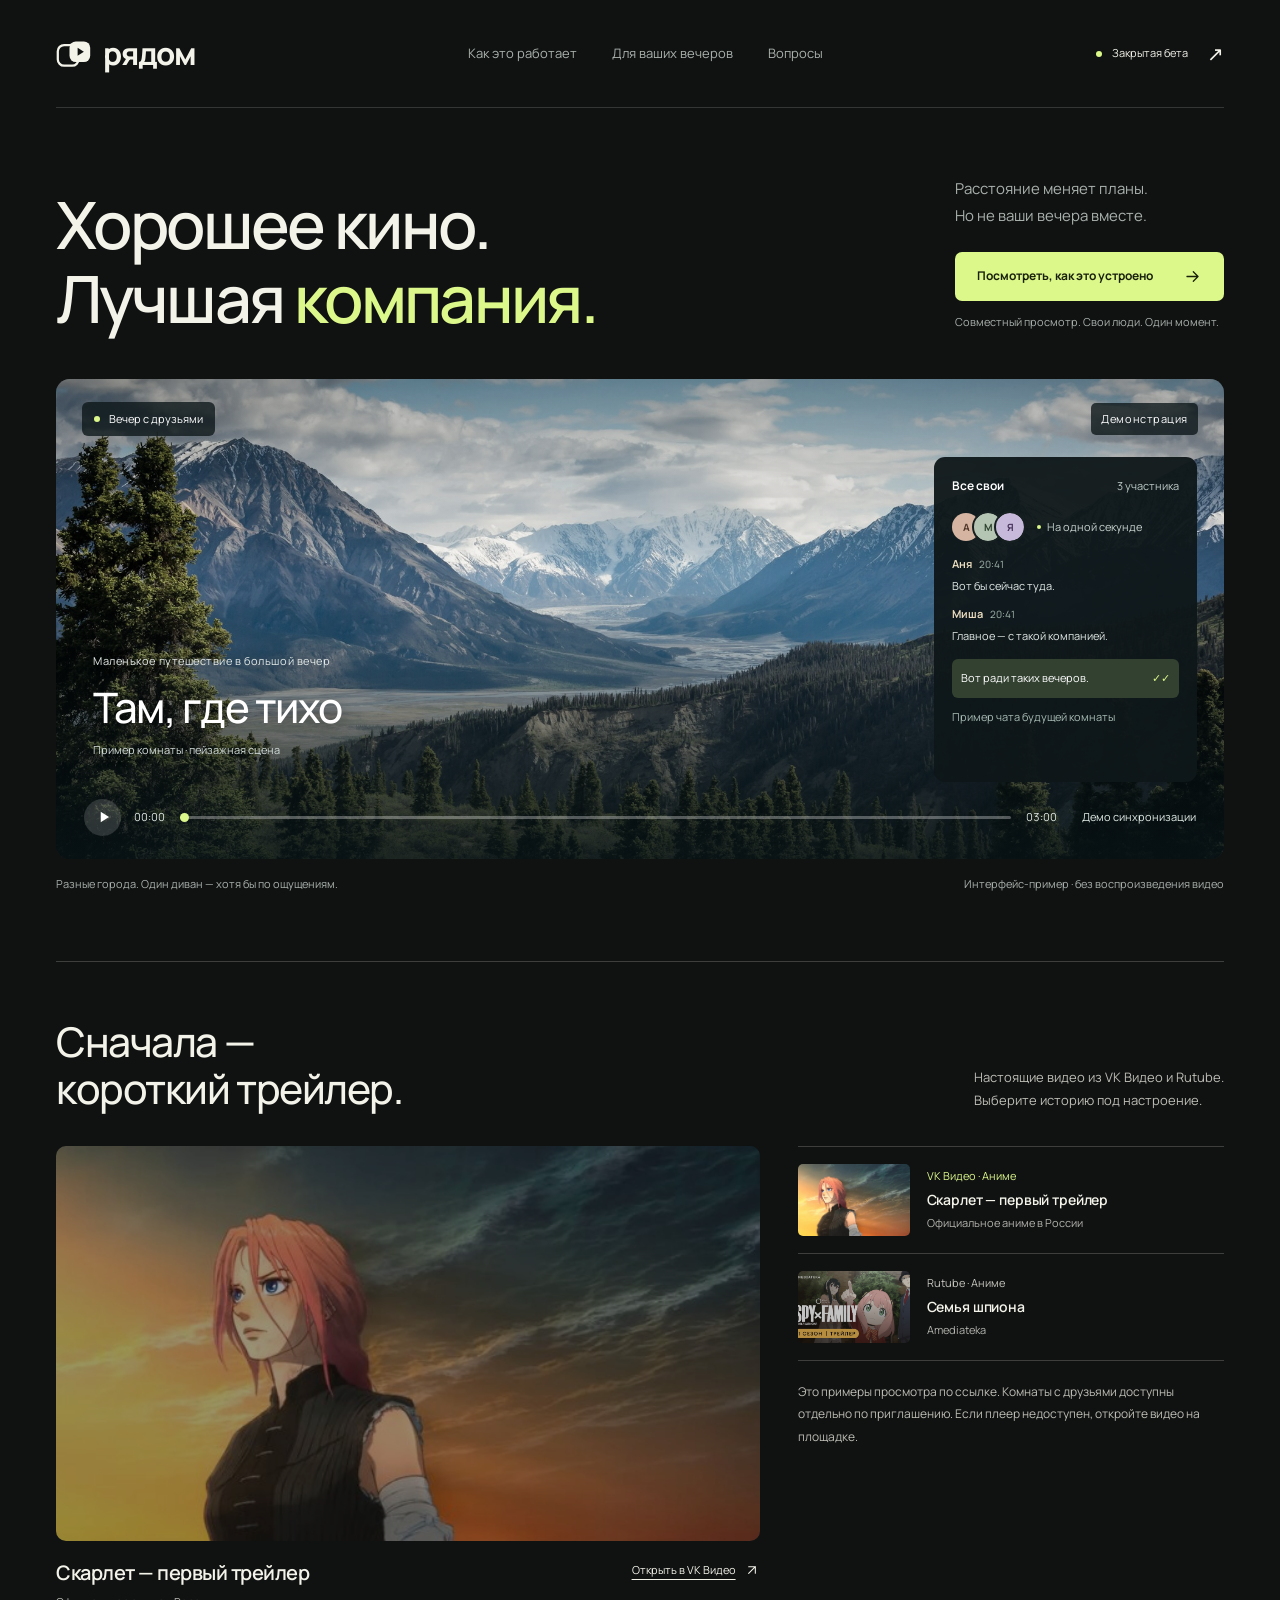
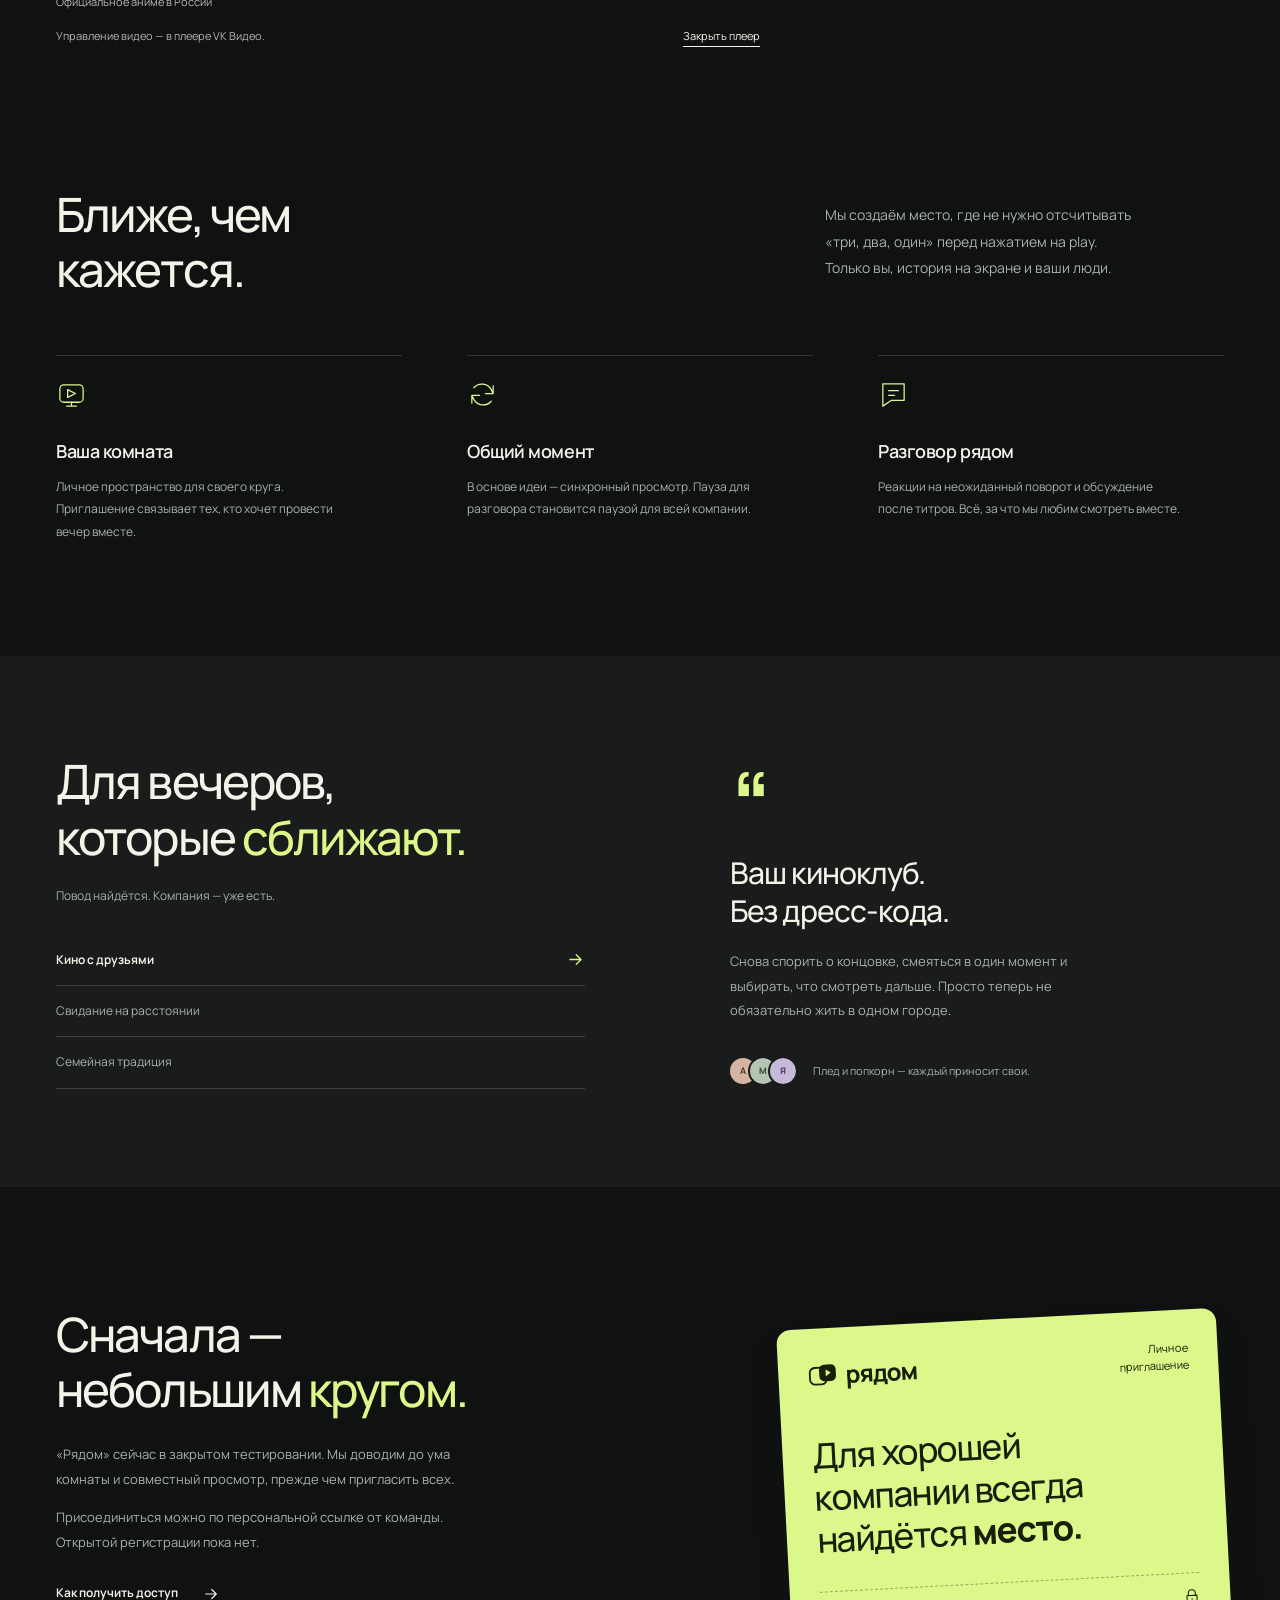
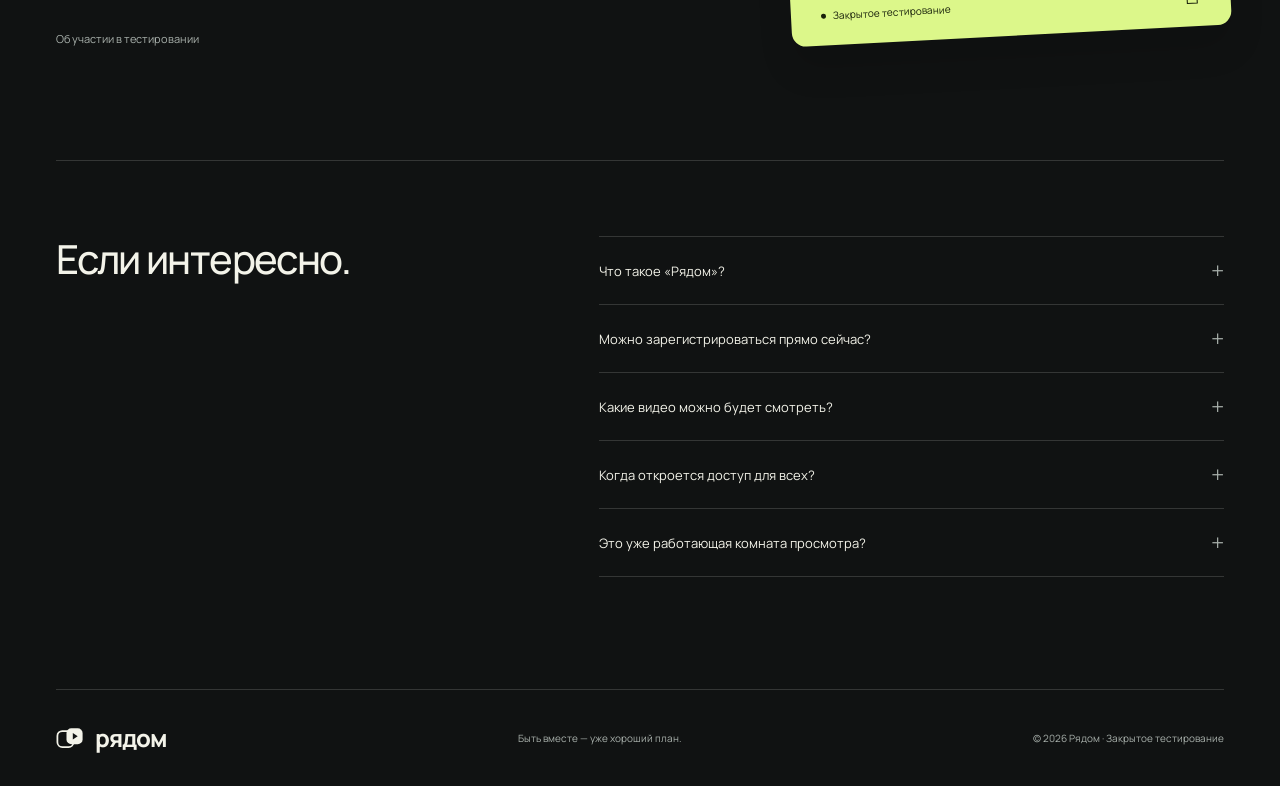
<file: site/index.html>
<!doctype html>
<html lang="ru" data-layout="cinema" style="--bg:#101212;--surface:#191c1b;--fg:#f3f3e9;--muted:#a9b1ac;--accent:#dcf78a;--accent-ink:#18200a">
<head>
<meta charset="utf-8"><meta name="viewport" content="width=device-width, initial-scale=1">
<meta name="description" content="Рядом — пространство для совместного просмотра на расстоянии. Закрытое тестирование, участие по персональному приглашению.">
<meta name="theme-color" content="#101212"><meta name="color-scheme" content="dark">
<title>Рядом — смотрим вместе, где бы вы ни были</title>
<link rel="icon" href="assets/favicon.svg" type="image/svg+xml">
<link rel="preload" href="assets/manrope.ttf" as="font" type="font/ttf" crossorigin>
<link rel="stylesheet" href="assets/style.css"><script defer src="assets/app.js"></script>
<link rel="stylesheet" href="assets/video-samples.css"><script defer src="assets/video-samples.js"></script></head>
<body>
<a class="skip" href="#main">Перейти к содержимому</a>
<header class="header shell">
  <a class="brand" href="#" aria-label="Рядом — на главную"><svg viewBox="0 0 40 32" fill="none" aria-hidden="true"><rect x="2" y="6" width="23" height="23" rx="7" stroke="currentColor" stroke-width="2.5"/><rect x="15" y="2" width="23" height="23" rx="7" fill="currentColor"/><path d="m24 9 7 4.5-7 4.5V9Z" fill="var(--bg)"/></svg><span>рядом</span></a>
  <nav aria-label="Главная навигация"><a href="#how">Как это работает</a><a href="#moments">Для ваших вечеров</a><a href="#questions">Вопросы</a></nav>
  <a class="header-access" href="#access"><span class="status-dot"></span>Закрытая бета<span class="tiny-arrow">↗</span></a>
</header>
<main id="main">
  <section class="hero shell" aria-labelledby="hero-title">
    <div class="hero-intro">
      <h1 id="hero-title">Хорошее кино.<br>Лучшая <em>компания.</em></h1>
      <div class="hero-copy"><p>Расстояние меняет планы.<br>Но не ваши вечера вместе.</p><a class="button primary" href="#demo">Посмотреть, как это устроено <svg viewBox="0 0 24 24" fill="none" aria-hidden="true"><path d="M5 12h14m-6-6 6 6-6 6" stroke="currentColor" stroke-width="1.6" stroke-linecap="round" stroke-linejoin="round"/></svg></a><span class="hero-note">Совместный просмотр. Свои люди. Один момент.</span></div>
    </div>
    <div class="room" id="demo" aria-label="Демонстрация комнаты совместного просмотра">
      <div class="room-scene"><img src="assets/mountains.jpg" alt="Горная долина и снежные вершины" width="1920" height="1280" fetchpriority="high"><div class="scene-shade"></div></div>
      <div class="room-top"><span class="room-name"><span class="status-dot"></span><span id="room-name">Вечер с друзьями</span></span><span class="demo-tag">Демонстрация</span></div>
      <div class="film-title"><span>Маленькое путешествие в большой вечер</span><h2>Там, где тихо</h2><p>Пример комнаты · пейзажная сцена</p></div>
      <div class="watch-party" aria-label="Пример переписки">
        <div class="party-heading"><span>Все свои</span><span class="party-count">3 участника</span></div>
        <div class="party-people"><span class="avatar avatar-a">А</span><span class="avatar avatar-m">М</span><span class="avatar avatar-y">Я</span><span class="sync-label"><span class="status-dot"></span>На одной секунде</span></div>
        <div class="chat-line"><span class="chat-name">Аня <time>20:41</time></span><p id="chat-one">Вот бы сейчас туда.</p></div>
        <div class="chat-line"><span class="chat-name">Миша <time>20:41</time></span><p id="chat-two">Главное — с такой компанией.</p></div>
        <div class="chat-reply"><span>Вот ради таких вечеров.</span><span class="chat-check">✓✓</span></div>
        <span class="chat-caption">Пример чата будущей комнаты</span>
      </div>
      <div class="demo-controls"><button type="button" class="demo-toggle" aria-label="Запустить демонстрацию синхронизации" aria-pressed="false"><svg viewBox="0 0 24 24" aria-hidden="true"><path class="play-shape" d="m9 5 11 7-11 7Z" fill="currentColor"/><path class="pause-shape" d="M8 5h3v14H8zm6 0h3v14h-3z" fill="currentColor"/></svg></button><span class="demo-time" id="demo-time">00:00</span><input aria-label="Позиция в демонстрации" id="timeline" type="range" min="0" max="180" value="0"><span class="demo-duration">03:00</span><span class="control-caption" id="control-caption">Демо синхронизации</span></div>
    </div>
    <div class="room-caption"><span>Разные города. Один диван — хотя бы по ощущениям.</span><span>Интерфейс-пример · без воспроизведения видео</span></div>
  </section><section class="watch-samples shell" id="examples" aria-labelledby="samples-title"><div class="samples-heading"><h2 id="samples-title">Сначала —<br>короткий трейлер.</h2><p>Настоящие видео из VK Видео и Rutube.<br>Выберите историю под настроение.</p></div><div class="samples-layout"><div class="sample-main"><div class="sample-screen"><img class="sample-poster" src="assets/media/01-vk.jpg" alt="Обложка трейлера «Скарлет — первый трейлер»" width="960" height="540" loading="lazy"><button class="sample-start" type="button"><svg viewBox="0 0 24 24" aria-hidden="true"><path d="m9 5 11 7-11 7Z" fill="currentColor"/></svg><span>Смотреть в плеере VK Видео</span></button><div class="sample-iframe-slot"></div></div><div class="sample-meta"><div><h3 class="sample-active-title">Скарлет — первый трейлер</h3><p class="sample-active-author">Официальное аниме в России</p></div><a class="sample-open" href="https://vkvideo.ru/video-158063198_456240278" target="_blank" rel="noopener noreferrer">Открыть в VK Видео<svg viewBox="0 0 24 24" fill="none" aria-hidden="true"><path d="M7 17 17 7M7 7h10v10" stroke="currentColor" stroke-width="1.6" stroke-linecap="round" stroke-linejoin="round"/></svg></a></div><div class="sample-status-row"><p class="sample-status" role="status">Автозапуск без звука. Включить звук можно в плеере.</p><button class="sample-stop" type="button" hidden>Закрыть плеер</button></div></div><div class="sample-list" role="group" aria-label="Выбрать трейлер"><button type="button" class="sample-choice" data-sample-index="0" aria-pressed="true"><img src="assets/media/01-vk.jpg" alt="" width="160" height="90" loading="lazy"><span><span class="sample-provider">VK Видео · Аниме</span><strong>Скарлет — первый трейлер</strong><span class="sample-author">Официальное аниме в России</span></span></button><button type="button" class="sample-choice" data-sample-index="1" aria-pressed="false"><img src="assets/media/01-rutube.jpg" alt="" width="160" height="90" loading="lazy"><span><span class="sample-provider">Rutube · Аниме</span><strong>Семья шпиона</strong><span class="sample-author">Amediateka</span></span></button><p class="sample-explainer">Это примеры просмотра по ссылке. Комнаты с друзьями доступны отдельно по приглашению. Если плеер недоступен, откройте видео на площадке.</p></div></div><script type="application/json" data-sample-catalog>[{"landing": 1, "provider": "VK Видео", "title": "Скарлет — первый трейлер", "kind": "Аниме", "author": "Официальное аниме в России", "url": "https://vkvideo.ru/video-158063198_456240278", "embed": "https://vkvideo.ru/video_ext.php?oid=-158063198&id=456240278&hash=051f331269a19291&autoplay=0", "poster": "assets/media/01-vk.jpg", "source": "https://vkvideo.ru/video-158063198_456240278", "thumbnailSource": "https://avatars.mds.yandex.net/get-vthumb/936892/7f5975e7ffee0c7e70cafa604761db0d/564x318_1", "duration": 90}, {"landing": 1, "provider": "Rutube", "title": "Семья шпиона", "kind": "Аниме", "author": "Amediateka", "url": "https://rutube.ru/video/8b8c5d28c023cfe3a97a4f2008adc07e/", "embed": "https://rutube.ru/play/embed/8b8c5d28c023cfe3a97a4f2008adc07e/", "poster": "assets/media/01-rutube.jpg", "source": "https://rutube.ru/u/amediateka/", "thumbnailSource": "https://pic.rtbcdn.ru/video/2026-05-27/c3/6f/c36fb52e131b24d5e4a2005dc35ef7f0.jpg", "duration": 102}]</script></section>
  <section class="how shell section" id="how" aria-labelledby="how-title">
    <div class="section-intro"><h2 id="how-title">Ближе, чем<br>кажется.</h2><p>Мы создаём место, где не нужно отсчитывать<br class="desktop-br"> «три, два, один» перед нажатием на play.<br class="desktop-br"> Только вы, история на экране и ваши люди.</p></div>
    <div class="steps">
      <article><span class="step-symbol"><svg viewBox="0 0 32 32" fill="none" aria-hidden="true"><rect x="4" y="6" width="24" height="18" rx="4"/><path d="M11 28h10M16 24v4m-4-17 8 4-8 4v-8Z"/></svg></span><h3>Ваша комната</h3><p>Личное пространство для своего круга. Приглашение связывает тех, кто хочет провести вечер вместе.</p></article>
      <article><span class="step-symbol"><svg viewBox="0 0 32 32" fill="none" aria-hidden="true"><path d="M7 9a11 11 0 0 1 18 2l2 4m0-8v8h-8M25 23A11 11 0 0 1 7 21l-2-4m0 8v-8h8"/></svg></span><h3>Общий момент</h3><p>В основе идеи — синхронный просмотр. Пауза для разговора становится паузой для всей компании.</p></article>
      <article><span class="step-symbol"><svg viewBox="0 0 32 32" fill="none" aria-hidden="true"><path d="M5 5h22v17H14l-9 6V5Z"/><path d="M11 12h10m-10 5h6"/></svg></span><h3>Разговор рядом</h3><p>Реакции на неожиданный поворот и обсуждение после титров. Всё, за что мы любим смотреть вместе.</p></article>
    </div>
  </section>
  <section class="moments section" id="moments" aria-labelledby="moments-title"><div class="shell moments-inner">
    <div class="moments-copy"><h2 id="moments-title">Для вечеров,<br>которые <em>сближают.</em></h2><p>Повод найдётся. Компания — уже есть.</p>
    <div class="scenario-tabs" role="tablist" aria-label="Сценарии совместного просмотра">
      <button type="button" role="tab" id="tab-friends" aria-controls="scenario-panel" aria-selected="true" data-scenario="friends">Кино с друзьями <svg viewBox="0 0 24 24" fill="none" aria-hidden="true"><path d="M5 12h14m-6-6 6 6-6 6" stroke="currentColor" stroke-width="1.6" stroke-linecap="round" stroke-linejoin="round"/></svg></button>
      <button type="button" role="tab" id="tab-date" aria-controls="scenario-panel" aria-selected="false" tabindex="-1" data-scenario="date">Свидание на расстоянии <svg viewBox="0 0 24 24" fill="none" aria-hidden="true"><path d="M5 12h14m-6-6 6 6-6 6" stroke="currentColor" stroke-width="1.6" stroke-linecap="round" stroke-linejoin="round"/></svg></button>
      <button type="button" role="tab" id="tab-family" aria-controls="scenario-panel" aria-selected="false" tabindex="-1" data-scenario="family">Семейная традиция <svg viewBox="0 0 24 24" fill="none" aria-hidden="true"><path d="M5 12h14m-6-6 6 6-6 6" stroke="currentColor" stroke-width="1.6" stroke-linecap="round" stroke-linejoin="round"/></svg></button>
    </div></div>
    <div class="scenario-panel" role="tabpanel" id="scenario-panel" aria-labelledby="tab-friends" tabindex="0"><span class="scenario-quote" aria-hidden="true">“</span><h3 id="scenario-title">Ваш киноклуб.<br>Без дресс-кода.</h3><p id="scenario-description">Снова спорить о концовке, смеяться в один момент и выбирать, что смотреть дальше. Просто теперь не обязательно жить в одном городе.</p><div class="scenario-bottom"><span class="small-avatars"><span class="avatar avatar-a">А</span><span class="avatar avatar-m">М</span><span class="avatar avatar-y">Я</span></span><span id="scenario-note">Плед и попкорн — каждый приносит свои.</span></div></div>
  </div></section>
  <section class="access shell section" id="access" aria-labelledby="access-title">
    <div class="access-copy"><h2 id="access-title">Сначала —<br>небольшим <em>кругом.</em></h2><p>«Рядом» сейчас в закрытом тестировании. Мы доводим до ума комнаты и совместный просмотр, прежде чем пригласить всех.</p><p>Присоединиться можно по персональной ссылке от команды. Открытой регистрации пока нет.</p><a class="text-link" href="#access-details">Как получить доступ <svg viewBox="0 0 24 24" fill="none" aria-hidden="true"><path d="M5 12h14m-6-6 6 6-6 6" stroke="currentColor" stroke-width="1.6" stroke-linecap="round" stroke-linejoin="round"/></svg></a>
    <details id="access-details" class="access-details"><summary>Об участии в тестировании</summary><p>Новых участников приглашает команда проекта. Если вам уже прислали приглашение, воспользуйтесь ссылкой из сообщения. На этой странице нельзя создать аккаунт или активировать код.</p></details></div>
    <div class="invite" aria-label="Участие только по приглашению"><div class="invite-top"><span class="brand"><svg viewBox="0 0 40 32" fill="none" aria-hidden="true"><rect x="2" y="6" width="23" height="23" rx="7" stroke="currentColor" stroke-width="2.5"/><rect x="15" y="2" width="23" height="23" rx="7" fill="currentColor"/><path d="m24 9 7 4.5-7 4.5V9Z" fill="var(--bg)"/></svg><span>рядом</span></span><span class="invite-label">Личное приглашение</span></div><div class="invite-body"><span>Для хорошей<br>компании всегда<br>найдётся <em>место.</em></span></div><div class="invite-bottom"><span class="status-dot"></span><span>Закрытое тестирование</span><svg viewBox="0 0 24 24" fill="none" aria-hidden="true"><path d="M7 10V7a5 5 0 0 1 10 0v3M5 10h14v11H5z" stroke="currentColor" stroke-width="1.5"/><circle cx="12" cy="15" r="1" fill="currentColor"/></svg></div></div>
  </section>
  <section class="faq shell section" id="questions" aria-labelledby="faq-title"><h2 id="faq-title">Если интересно.</h2><div class="faq-list">
    <details><summary>Что такое «Рядом»?</summary><p>Проект сервиса для совместного просмотра видео на расстоянии. Мы работаем над приватными комнатами, синхронизацией и общением во время просмотра.</p></details>
    <details><summary>Можно зарегистрироваться прямо сейчас?</summary><p>Открытая регистрация пока недоступна. Во время закрытого тестирования подключение проходит по персональным приглашениям от команды.</p></details>
    <details><summary>Какие видео можно будет смотреть?</summary><p>Поддерживаемые источники и форматы уточняются в ходе тестирования. «Рядом» не предоставляет собственный каталог фильмов и не заменяет подписки на видеосервисы.</p></details>
    <details><summary>Когда откроется доступ для всех?</summary><p>Точная дата пока не объявлена. Сначала мы хотим проверить основной сценарий с небольшой группой участников и учесть их обратную связь.</p></details>
    <details><summary>Это уже работающая комната просмотра?</summary><p>На этой странице показан интерактивный пример интерфейса. Он не воспроизводит видео и не соединяет участников. Доступ к тестовой версии предоставляется отдельно.</p></details>
  </div></section>
</main>
<footer class="footer shell"><a class="brand" href="#" aria-label="Рядом — наверх"><svg viewBox="0 0 40 32" fill="none" aria-hidden="true"><rect x="2" y="6" width="23" height="23" rx="7" stroke="currentColor" stroke-width="2.5"/><rect x="15" y="2" width="23" height="23" rx="7" fill="currentColor"/><path d="m24 9 7 4.5-7 4.5V9Z" fill="var(--bg)"/></svg><span>рядом</span></a><span>Быть вместе — уже хороший план.</span><span>© 2026 Рядом · Закрытое тестирование</span></footer>
</body></html>
</file>
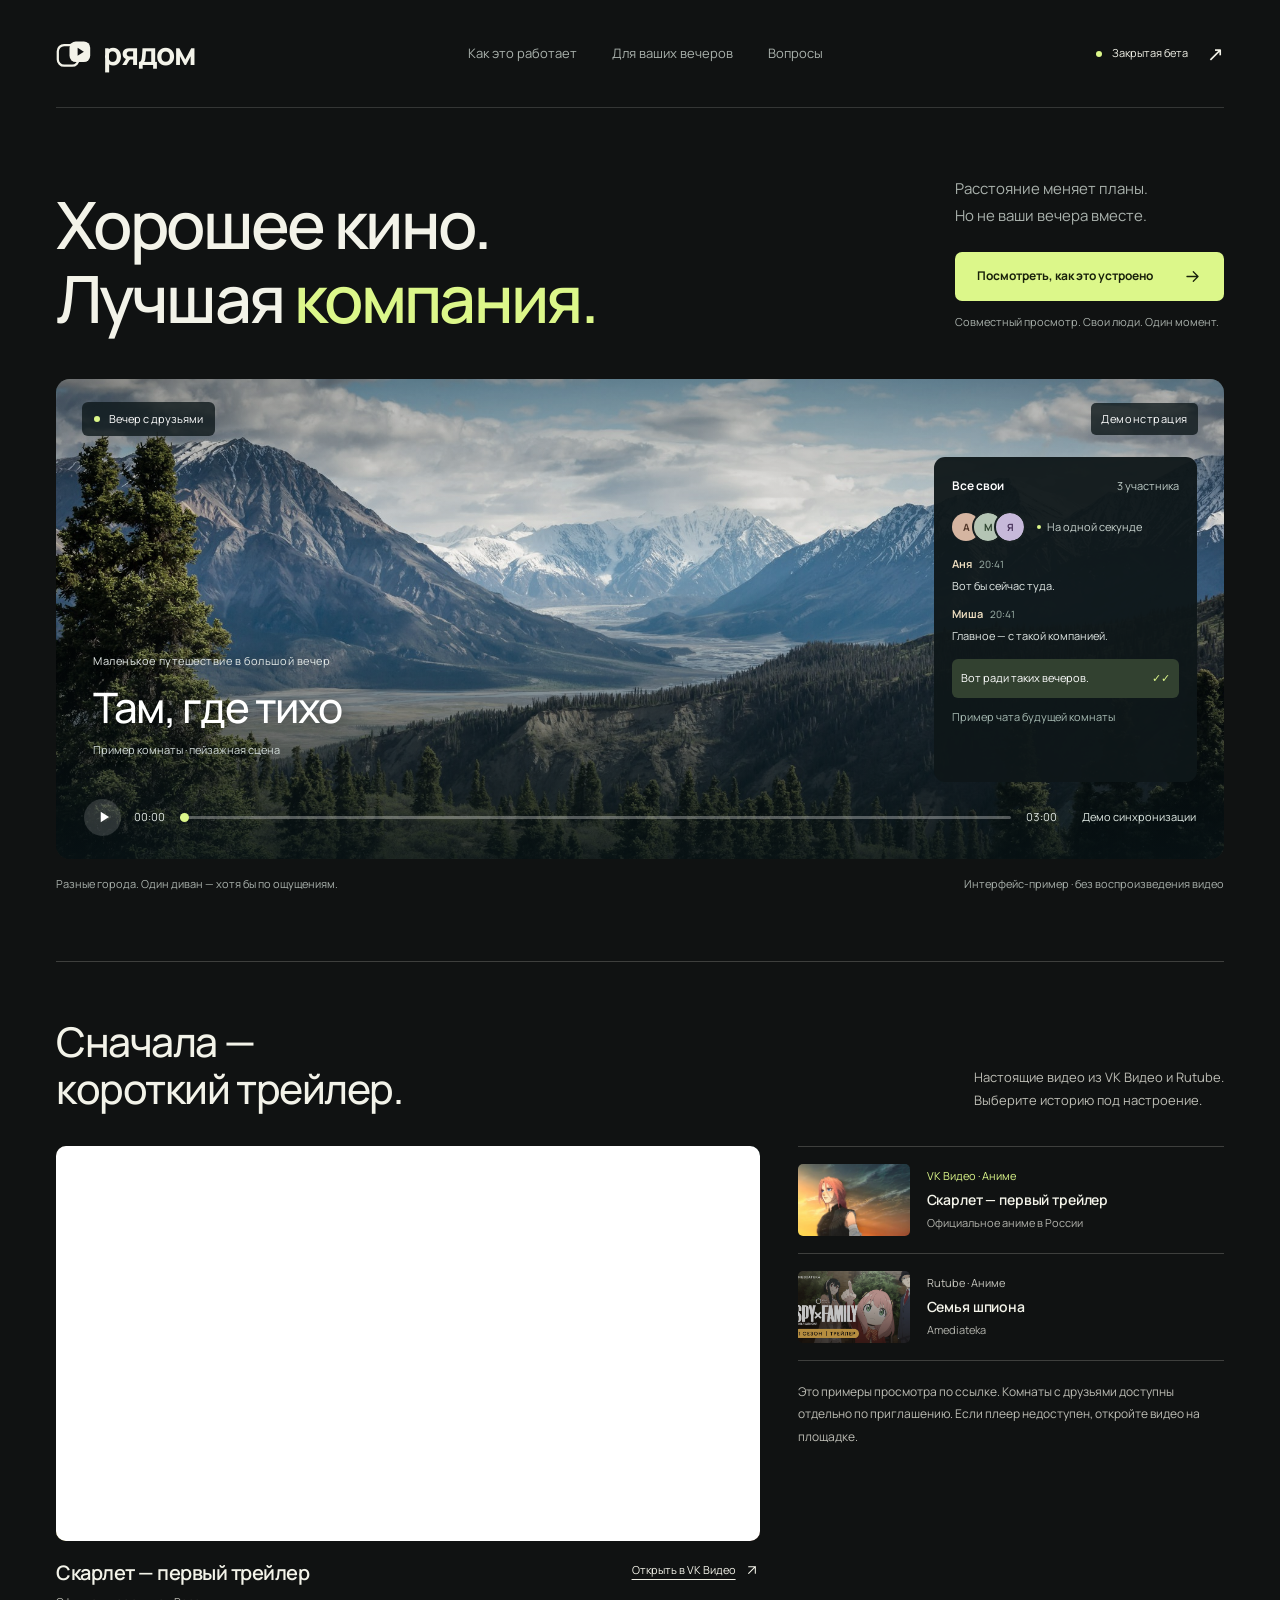
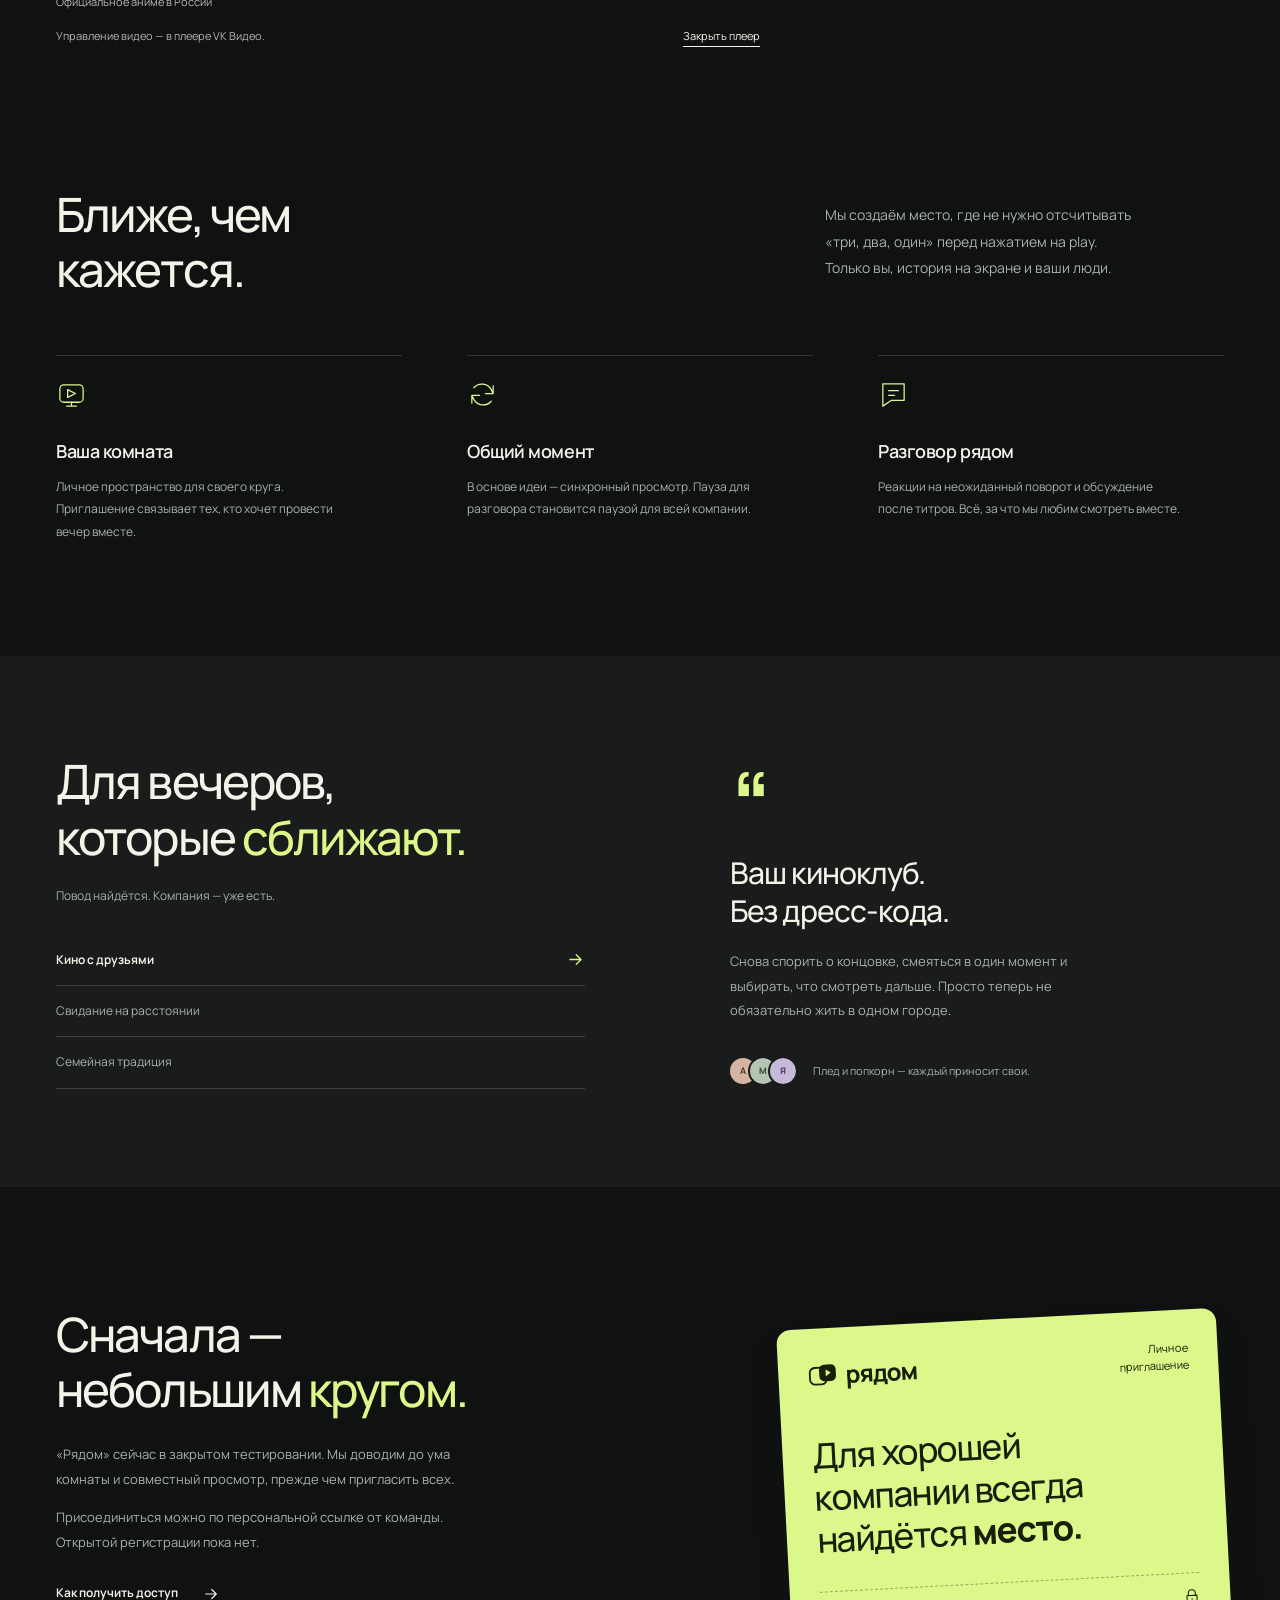
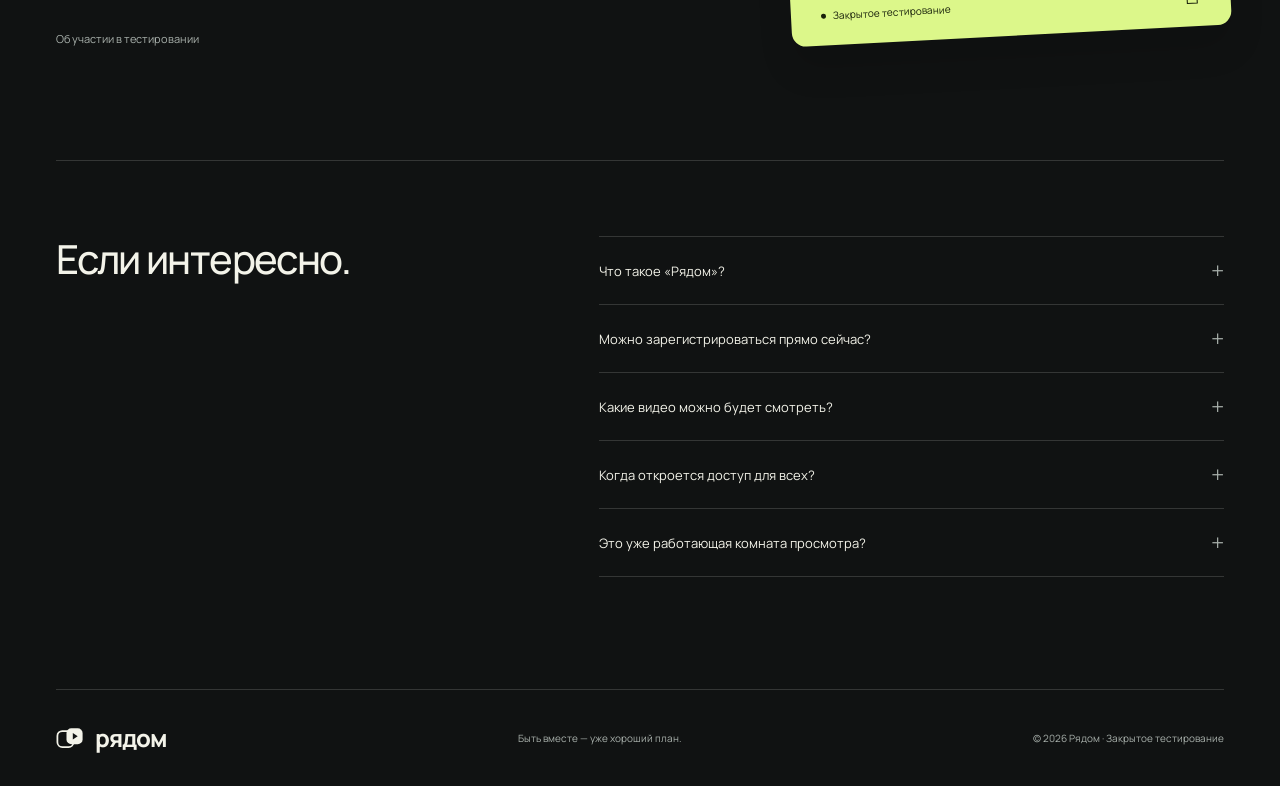
<file: site/variants/1/index.html>
<!doctype html>
<html lang="ru" data-layout="cinema" style="--bg:#101212;--surface:#191c1b;--fg:#f3f3e9;--muted:#a9b1ac;--accent:#dcf78a;--accent-ink:#18200a">
<head>
<meta charset="utf-8"><meta name="viewport" content="width=device-width, initial-scale=1">
<meta name="description" content="Рядом — пространство для совместного просмотра на расстоянии. Закрытое тестирование, участие по персональному приглашению.">
<meta name="theme-color" content="#101212"><meta name="color-scheme" content="dark">
<title>Рядом — смотрим вместе, где бы вы ни были</title>
<link rel="icon" href="../../assets/favicon.svg" type="image/svg+xml">
<link rel="preload" href="../../assets/manrope.ttf" as="font" type="font/ttf" crossorigin>
<link rel="stylesheet" href="../../assets/style.css"><script defer src="../../assets/app.js"></script>
<link rel="stylesheet" href="../../assets/video-samples.css"><script defer src="../../assets/video-samples.js"></script></head>
<body>
<a class="skip" href="#main">Перейти к содержимому</a>
<header class="header shell">
  <a class="brand" href="#" aria-label="Рядом — на главную"><svg viewBox="0 0 40 32" fill="none" aria-hidden="true"><rect x="2" y="6" width="23" height="23" rx="7" stroke="currentColor" stroke-width="2.5"/><rect x="15" y="2" width="23" height="23" rx="7" fill="currentColor"/><path d="m24 9 7 4.5-7 4.5V9Z" fill="var(--bg)"/></svg><span>рядом</span></a>
  <nav aria-label="Главная навигация"><a href="#how">Как это работает</a><a href="#moments">Для ваших вечеров</a><a href="#questions">Вопросы</a></nav>
  <a class="header-access" href="#access"><span class="status-dot"></span>Закрытая бета<span class="tiny-arrow">↗</span></a>
</header>
<main id="main">
  <section class="hero shell" aria-labelledby="hero-title">
    <div class="hero-intro">
      <h1 id="hero-title">Хорошее кино.<br>Лучшая <em>компания.</em></h1>
      <div class="hero-copy"><p>Расстояние меняет планы.<br>Но не ваши вечера вместе.</p><a class="button primary" href="#demo">Посмотреть, как это устроено <svg viewBox="0 0 24 24" fill="none" aria-hidden="true"><path d="M5 12h14m-6-6 6 6-6 6" stroke="currentColor" stroke-width="1.6" stroke-linecap="round" stroke-linejoin="round"/></svg></a><span class="hero-note">Совместный просмотр. Свои люди. Один момент.</span></div>
    </div>
    <div class="room" id="demo" aria-label="Демонстрация комнаты совместного просмотра">
      <div class="room-scene"><img src="../../assets/mountains.jpg" alt="Горная долина и снежные вершины" width="1920" height="1280" fetchpriority="high"><div class="scene-shade"></div></div>
      <div class="room-top"><span class="room-name"><span class="status-dot"></span><span id="room-name">Вечер с друзьями</span></span><span class="demo-tag">Демонстрация</span></div>
      <div class="film-title"><span>Маленькое путешествие в большой вечер</span><h2>Там, где тихо</h2><p>Пример комнаты · пейзажная сцена</p></div>
      <div class="watch-party" aria-label="Пример переписки">
        <div class="party-heading"><span>Все свои</span><span class="party-count">3 участника</span></div>
        <div class="party-people"><span class="avatar avatar-a">А</span><span class="avatar avatar-m">М</span><span class="avatar avatar-y">Я</span><span class="sync-label"><span class="status-dot"></span>На одной секунде</span></div>
        <div class="chat-line"><span class="chat-name">Аня <time>20:41</time></span><p id="chat-one">Вот бы сейчас туда.</p></div>
        <div class="chat-line"><span class="chat-name">Миша <time>20:41</time></span><p id="chat-two">Главное — с такой компанией.</p></div>
        <div class="chat-reply"><span>Вот ради таких вечеров.</span><span class="chat-check">✓✓</span></div>
        <span class="chat-caption">Пример чата будущей комнаты</span>
      </div>
      <div class="demo-controls"><button type="button" class="demo-toggle" aria-label="Запустить демонстрацию синхронизации" aria-pressed="false"><svg viewBox="0 0 24 24" aria-hidden="true"><path class="play-shape" d="m9 5 11 7-11 7Z" fill="currentColor"/><path class="pause-shape" d="M8 5h3v14H8zm6 0h3v14h-3z" fill="currentColor"/></svg></button><span class="demo-time" id="demo-time">00:00</span><input aria-label="Позиция в демонстрации" id="timeline" type="range" min="0" max="180" value="0"><span class="demo-duration">03:00</span><span class="control-caption" id="control-caption">Демо синхронизации</span></div>
    </div>
    <div class="room-caption"><span>Разные города. Один диван — хотя бы по ощущениям.</span><span>Интерфейс-пример · без воспроизведения видео</span></div>
  </section><section class="watch-samples shell" id="examples" aria-labelledby="samples-title"><div class="samples-heading"><h2 id="samples-title">Сначала —<br>короткий трейлер.</h2><p>Настоящие видео из VK Видео и Rutube.<br>Выберите историю под настроение.</p></div><div class="samples-layout"><div class="sample-main"><div class="sample-screen"><img class="sample-poster" src="../../assets/media/01-vk.jpg" alt="Обложка трейлера «Скарлет — первый трейлер»" width="960" height="540" loading="lazy"><button class="sample-start" type="button"><svg viewBox="0 0 24 24" aria-hidden="true"><path d="m9 5 11 7-11 7Z" fill="currentColor"/></svg><span>Смотреть в плеере VK Видео</span></button><div class="sample-iframe-slot"></div></div><div class="sample-meta"><div><h3 class="sample-active-title">Скарлет — первый трейлер</h3><p class="sample-active-author">Официальное аниме в России</p></div><a class="sample-open" href="https://vkvideo.ru/video-158063198_456240278" target="_blank" rel="noopener noreferrer">Открыть в VK Видео<svg viewBox="0 0 24 24" fill="none" aria-hidden="true"><path d="M7 17 17 7M7 7h10v10" stroke="currentColor" stroke-width="1.6" stroke-linecap="round" stroke-linejoin="round"/></svg></a></div><div class="sample-status-row"><p class="sample-status" role="status">Автозапуск без звука. Включить звук можно в плеере.</p><button class="sample-stop" type="button" hidden>Закрыть плеер</button></div></div><div class="sample-list" role="group" aria-label="Выбрать трейлер"><button type="button" class="sample-choice" data-sample-index="0" aria-pressed="true"><img src="../../assets/media/01-vk.jpg" alt="" width="160" height="90" loading="lazy"><span><span class="sample-provider">VK Видео · Аниме</span><strong>Скарлет — первый трейлер</strong><span class="sample-author">Официальное аниме в России</span></span></button><button type="button" class="sample-choice" data-sample-index="1" aria-pressed="false"><img src="../../assets/media/01-rutube.jpg" alt="" width="160" height="90" loading="lazy"><span><span class="sample-provider">Rutube · Аниме</span><strong>Семья шпиона</strong><span class="sample-author">Amediateka</span></span></button><p class="sample-explainer">Это примеры просмотра по ссылке. Комнаты с друзьями доступны отдельно по приглашению. Если плеер недоступен, откройте видео на площадке.</p></div></div><script type="application/json" data-sample-catalog>[{"landing": 1, "provider": "VK Видео", "title": "Скарлет — первый трейлер", "kind": "Аниме", "author": "Официальное аниме в России", "url": "https://vkvideo.ru/video-158063198_456240278", "embed": "https://vkvideo.ru/video_ext.php?oid=-158063198&id=456240278&hash=051f331269a19291&autoplay=0", "poster": "../../assets/media/01-vk.jpg", "source": "https://vkvideo.ru/video-158063198_456240278", "thumbnailSource": "https://avatars.mds.yandex.net/get-vthumb/936892/7f5975e7ffee0c7e70cafa604761db0d/564x318_1", "duration": 90}, {"landing": 1, "provider": "Rutube", "title": "Семья шпиона", "kind": "Аниме", "author": "Amediateka", "url": "https://rutube.ru/video/8b8c5d28c023cfe3a97a4f2008adc07e/", "embed": "https://rutube.ru/play/embed/8b8c5d28c023cfe3a97a4f2008adc07e/", "poster": "../../assets/media/01-rutube.jpg", "source": "https://rutube.ru/u/amediateka/", "thumbnailSource": "https://pic.rtbcdn.ru/video/2026-05-27/c3/6f/c36fb52e131b24d5e4a2005dc35ef7f0.jpg", "duration": 102}]</script></section>
  <section class="how shell section" id="how" aria-labelledby="how-title">
    <div class="section-intro"><h2 id="how-title">Ближе, чем<br>кажется.</h2><p>Мы создаём место, где не нужно отсчитывать<br class="desktop-br"> «три, два, один» перед нажатием на play.<br class="desktop-br"> Только вы, история на экране и ваши люди.</p></div>
    <div class="steps">
      <article><span class="step-symbol"><svg viewBox="0 0 32 32" fill="none" aria-hidden="true"><rect x="4" y="6" width="24" height="18" rx="4"/><path d="M11 28h10M16 24v4m-4-17 8 4-8 4v-8Z"/></svg></span><h3>Ваша комната</h3><p>Личное пространство для своего круга. Приглашение связывает тех, кто хочет провести вечер вместе.</p></article>
      <article><span class="step-symbol"><svg viewBox="0 0 32 32" fill="none" aria-hidden="true"><path d="M7 9a11 11 0 0 1 18 2l2 4m0-8v8h-8M25 23A11 11 0 0 1 7 21l-2-4m0 8v-8h8"/></svg></span><h3>Общий момент</h3><p>В основе идеи — синхронный просмотр. Пауза для разговора становится паузой для всей компании.</p></article>
      <article><span class="step-symbol"><svg viewBox="0 0 32 32" fill="none" aria-hidden="true"><path d="M5 5h22v17H14l-9 6V5Z"/><path d="M11 12h10m-10 5h6"/></svg></span><h3>Разговор рядом</h3><p>Реакции на неожиданный поворот и обсуждение после титров. Всё, за что мы любим смотреть вместе.</p></article>
    </div>
  </section>
  <section class="moments section" id="moments" aria-labelledby="moments-title"><div class="shell moments-inner">
    <div class="moments-copy"><h2 id="moments-title">Для вечеров,<br>которые <em>сближают.</em></h2><p>Повод найдётся. Компания — уже есть.</p>
    <div class="scenario-tabs" role="tablist" aria-label="Сценарии совместного просмотра">
      <button type="button" role="tab" id="tab-friends" aria-controls="scenario-panel" aria-selected="true" data-scenario="friends">Кино с друзьями <svg viewBox="0 0 24 24" fill="none" aria-hidden="true"><path d="M5 12h14m-6-6 6 6-6 6" stroke="currentColor" stroke-width="1.6" stroke-linecap="round" stroke-linejoin="round"/></svg></button>
      <button type="button" role="tab" id="tab-date" aria-controls="scenario-panel" aria-selected="false" tabindex="-1" data-scenario="date">Свидание на расстоянии <svg viewBox="0 0 24 24" fill="none" aria-hidden="true"><path d="M5 12h14m-6-6 6 6-6 6" stroke="currentColor" stroke-width="1.6" stroke-linecap="round" stroke-linejoin="round"/></svg></button>
      <button type="button" role="tab" id="tab-family" aria-controls="scenario-panel" aria-selected="false" tabindex="-1" data-scenario="family">Семейная традиция <svg viewBox="0 0 24 24" fill="none" aria-hidden="true"><path d="M5 12h14m-6-6 6 6-6 6" stroke="currentColor" stroke-width="1.6" stroke-linecap="round" stroke-linejoin="round"/></svg></button>
    </div></div>
    <div class="scenario-panel" role="tabpanel" id="scenario-panel" aria-labelledby="tab-friends" tabindex="0"><span class="scenario-quote" aria-hidden="true">“</span><h3 id="scenario-title">Ваш киноклуб.<br>Без дресс-кода.</h3><p id="scenario-description">Снова спорить о концовке, смеяться в один момент и выбирать, что смотреть дальше. Просто теперь не обязательно жить в одном городе.</p><div class="scenario-bottom"><span class="small-avatars"><span class="avatar avatar-a">А</span><span class="avatar avatar-m">М</span><span class="avatar avatar-y">Я</span></span><span id="scenario-note">Плед и попкорн — каждый приносит свои.</span></div></div>
  </div></section>
  <section class="access shell section" id="access" aria-labelledby="access-title">
    <div class="access-copy"><h2 id="access-title">Сначала —<br>небольшим <em>кругом.</em></h2><p>«Рядом» сейчас в закрытом тестировании. Мы доводим до ума комнаты и совместный просмотр, прежде чем пригласить всех.</p><p>Присоединиться можно по персональной ссылке от команды. Открытой регистрации пока нет.</p><a class="text-link" href="#access-details">Как получить доступ <svg viewBox="0 0 24 24" fill="none" aria-hidden="true"><path d="M5 12h14m-6-6 6 6-6 6" stroke="currentColor" stroke-width="1.6" stroke-linecap="round" stroke-linejoin="round"/></svg></a>
    <details id="access-details" class="access-details"><summary>Об участии в тестировании</summary><p>Новых участников приглашает команда проекта. Если вам уже прислали приглашение, воспользуйтесь ссылкой из сообщения. На этой странице нельзя создать аккаунт или активировать код.</p></details></div>
    <div class="invite" aria-label="Участие только по приглашению"><div class="invite-top"><span class="brand"><svg viewBox="0 0 40 32" fill="none" aria-hidden="true"><rect x="2" y="6" width="23" height="23" rx="7" stroke="currentColor" stroke-width="2.5"/><rect x="15" y="2" width="23" height="23" rx="7" fill="currentColor"/><path d="m24 9 7 4.5-7 4.5V9Z" fill="var(--bg)"/></svg><span>рядом</span></span><span class="invite-label">Личное приглашение</span></div><div class="invite-body"><span>Для хорошей<br>компании всегда<br>найдётся <em>место.</em></span></div><div class="invite-bottom"><span class="status-dot"></span><span>Закрытое тестирование</span><svg viewBox="0 0 24 24" fill="none" aria-hidden="true"><path d="M7 10V7a5 5 0 0 1 10 0v3M5 10h14v11H5z" stroke="currentColor" stroke-width="1.5"/><circle cx="12" cy="15" r="1" fill="currentColor"/></svg></div></div>
  </section>
  <section class="faq shell section" id="questions" aria-labelledby="faq-title"><h2 id="faq-title">Если интересно.</h2><div class="faq-list">
    <details><summary>Что такое «Рядом»?</summary><p>Проект сервиса для совместного просмотра видео на расстоянии. Мы работаем над приватными комнатами, синхронизацией и общением во время просмотра.</p></details>
    <details><summary>Можно зарегистрироваться прямо сейчас?</summary><p>Открытая регистрация пока недоступна. Во время закрытого тестирования подключение проходит по персональным приглашениям от команды.</p></details>
    <details><summary>Какие видео можно будет смотреть?</summary><p>Поддерживаемые источники и форматы уточняются в ходе тестирования. «Рядом» не предоставляет собственный каталог фильмов и не заменяет подписки на видеосервисы.</p></details>
    <details><summary>Когда откроется доступ для всех?</summary><p>Точная дата пока не объявлена. Сначала мы хотим проверить основной сценарий с небольшой группой участников и учесть их обратную связь.</p></details>
    <details><summary>Это уже работающая комната просмотра?</summary><p>На этой странице показан интерактивный пример интерфейса. Он не воспроизводит видео и не соединяет участников. Доступ к тестовой версии предоставляется отдельно.</p></details>
  </div></section>
</main>
<footer class="footer shell"><a class="brand" href="#" aria-label="Рядом — наверх"><svg viewBox="0 0 40 32" fill="none" aria-hidden="true"><rect x="2" y="6" width="23" height="23" rx="7" stroke="currentColor" stroke-width="2.5"/><rect x="15" y="2" width="23" height="23" rx="7" fill="currentColor"/><path d="m24 9 7 4.5-7 4.5V9Z" fill="var(--bg)"/></svg><span>рядом</span></a><span>Быть вместе — уже хороший план.</span><span>© 2026 Рядом · Закрытое тестирование</span></footer>
</body></html>
</file>
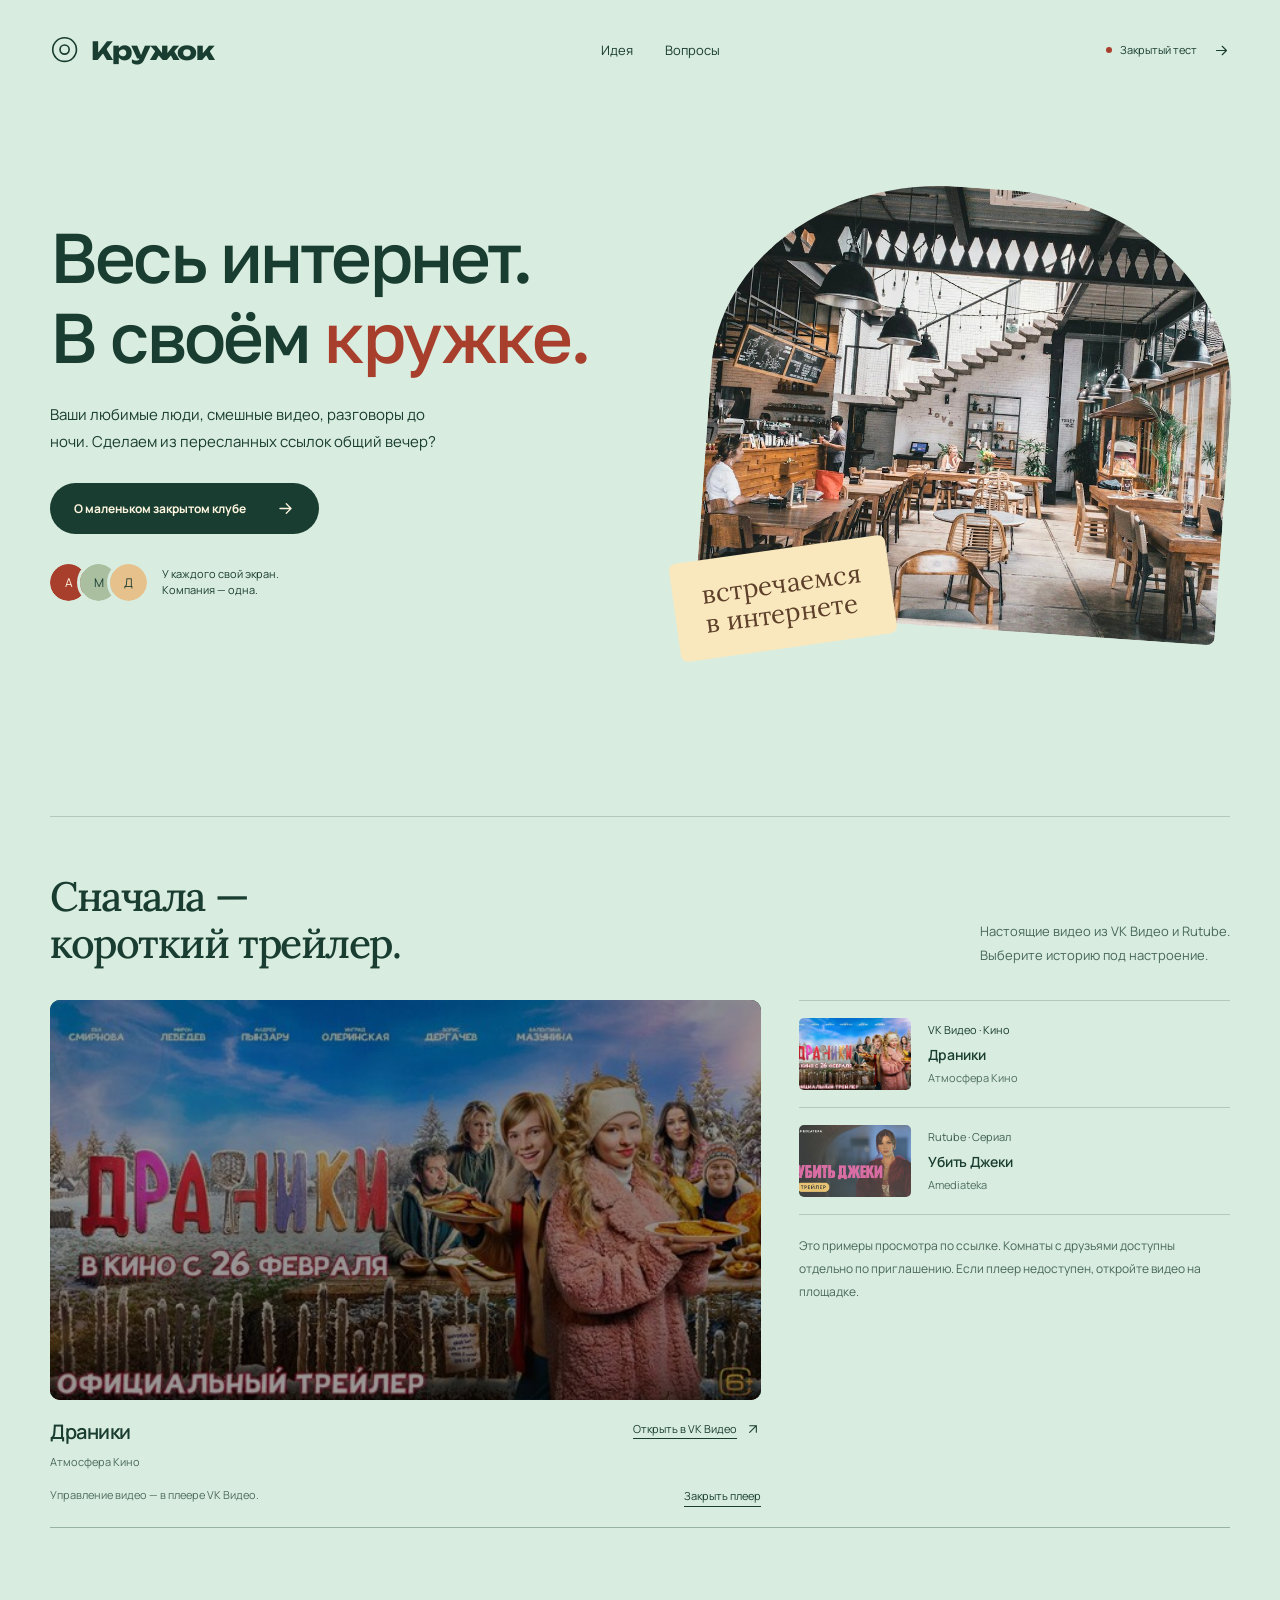
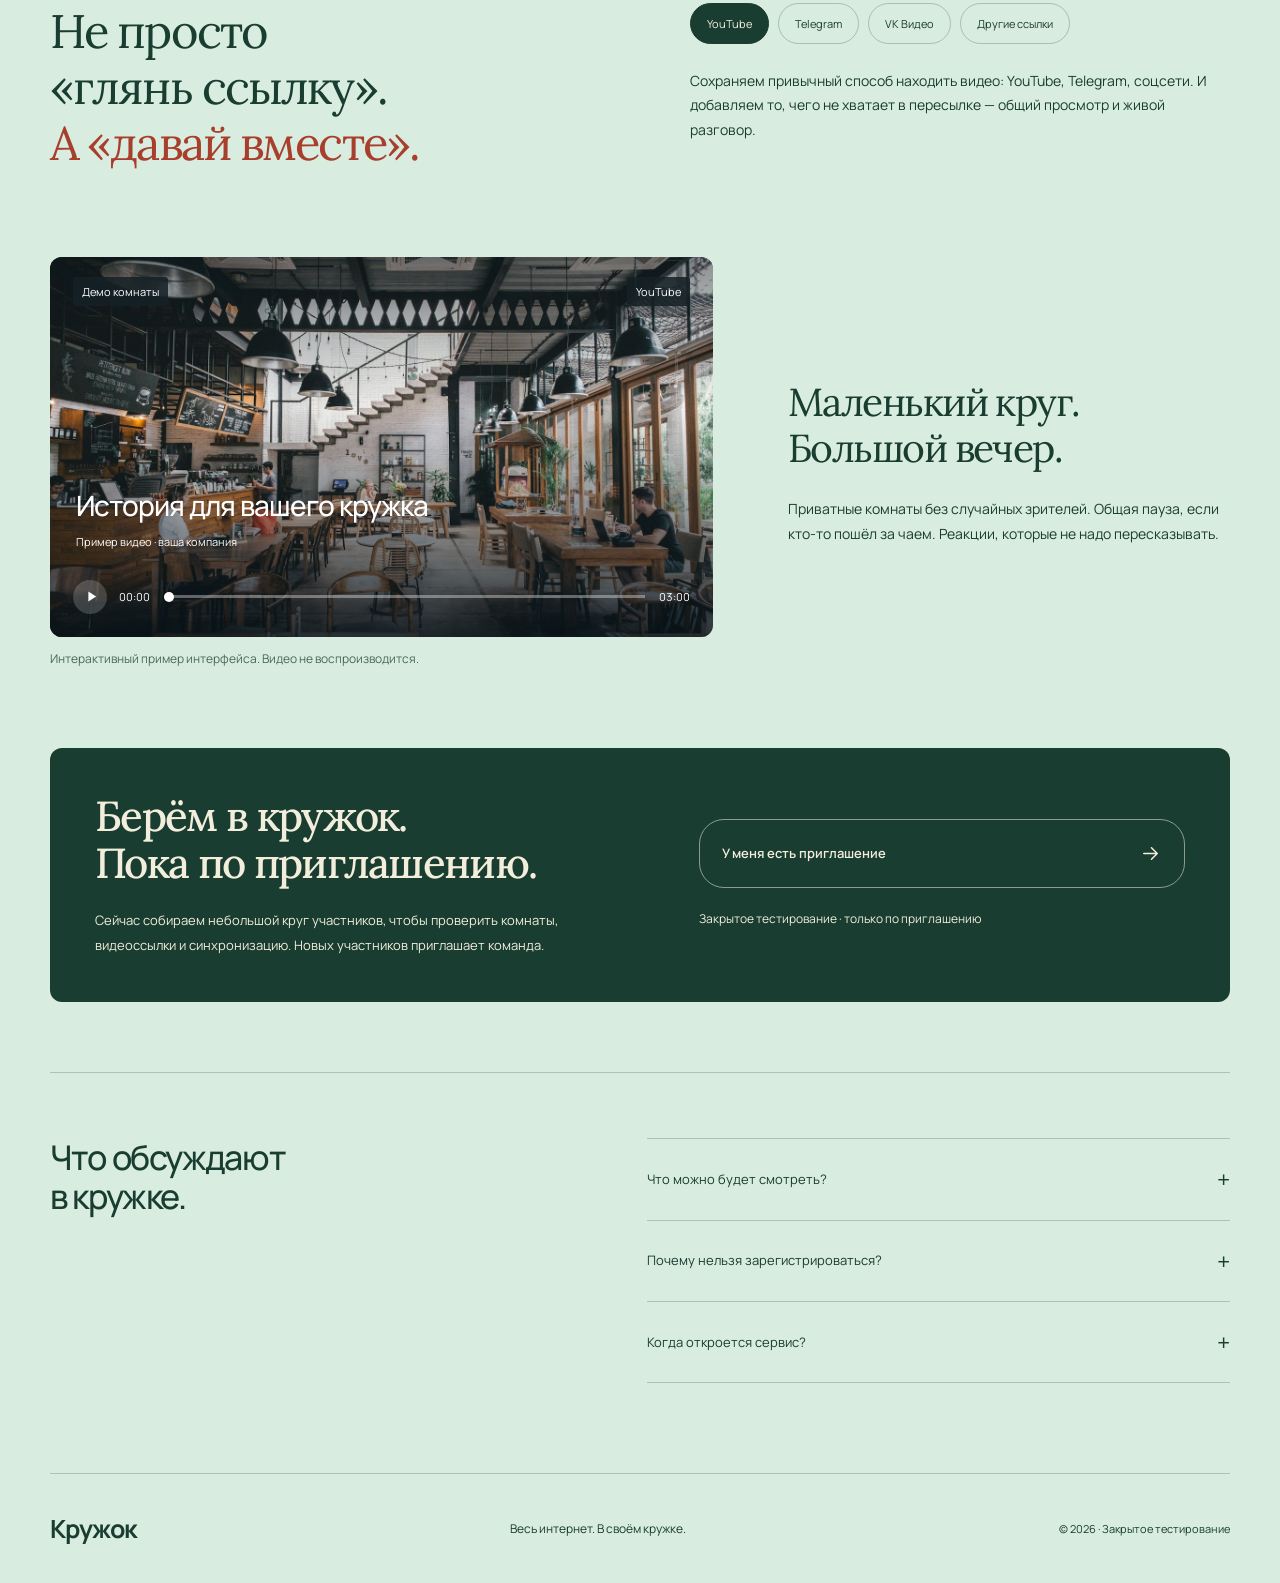
<file: site/variants/10/index.html>
<!doctype html><html lang="ru" class="brand-kruzhok" style="--bg:#d8ecdf;--fg:#193d31;--accent:#a83e2c"><head><meta charset="utf-8"><meta name="viewport" content="width=device-width,initial-scale=1"><meta name="description" content="Весь интернет. В своём кружке. Совместный просмотр видео из YouTube, Telegram и других платформ. Закрытое тестирование, вход по приглашению."><meta name="theme-color" content="#d8ecdf"><title>Кружок — смотрите видео по ссылке вместе</title><link rel="icon" href="../../assets/brands/kruzhok.svg"><link rel="stylesheet" href="../../assets/brands.css"><script defer src="../../assets/brands.js"></script><link rel="stylesheet" href="../../assets/video-samples.css"><script defer src="../../assets/video-samples.js"></script></head><body><a class="skip" href="#main">К содержимому</a><header class="brand-header wrap"><a class="wordmark" href="#"><svg viewBox="0 0 34 34" fill="none" stroke="currentColor" stroke-width="1.8" stroke-linejoin="round" aria-hidden="true"><circle cx="16" cy="16" r="13"/><circle cx="16" cy="16" r="5"/></svg><span>Кружок</span></a><nav aria-label="Навигация"><a href="#about">Идея</a><a href="#questions">Вопросы</a></nav><a class="beta" href="#access"><span></span>Закрытый тест <svg viewBox="0 0 24 24" fill="none" aria-hidden="true"><path d="M5 12h14m-6-6 6 6-6 6" stroke="currentColor" stroke-width="1.6" stroke-linecap="round" stroke-linejoin="round"/></svg></a></header><main id="main"><section class="kruzhok-hero wrap"><div><h1>Весь интернет.<br>В своём <em>кружке.</em></h1><p>Ваши любимые люди, смешные видео, разговоры до ночи. Сделаем из пересланных ссылок общий вечер?</p><a class="cta " href="#invite">О маленьком закрытом клубе <svg viewBox="0 0 24 24" fill="none" aria-hidden="true"><path d="M5 12h14m-6-6 6 6-6 6" stroke="currentColor" stroke-width="1.6" stroke-linecap="round" stroke-linejoin="round"/></svg></a><div class="kruzhok-members" aria-label="Иллюстрация компании"><span>А</span><span>М</span><span>Д</span><b>У каждого свой экран.<br>Компания — одна.</b></div></div><div class="kruzhok-collage"><img class="" src="../../assets/brands/kruzhok.jpg" alt="Атмосфера встречи в дружеской компании" width="1440" height="960" fetchpriority="high"><span class="kruzhok-label">встречаемся<br>в интернете</span><span class="kruzhok-orbit" aria-hidden="true"></span></div></section><section class="watch-samples wrap" id="examples" aria-labelledby="samples-title"><div class="samples-heading"><h2 id="samples-title">Сначала —<br>короткий трейлер.</h2><p>Настоящие видео из VK Видео и Rutube.<br>Выберите историю под настроение.</p></div><div class="samples-layout"><div class="sample-main"><div class="sample-screen"><img class="sample-poster" src="../../assets/media/10-vk.jpg" alt="Обложка трейлера «Драники»" width="960" height="540" loading="lazy"><button class="sample-start" type="button"><svg viewBox="0 0 24 24" aria-hidden="true"><path d="m9 5 11 7-11 7Z" fill="currentColor"/></svg><span>Смотреть в плеере VK Видео</span></button><div class="sample-iframe-slot"></div></div><div class="sample-meta"><div><h3 class="sample-active-title">Драники</h3><p class="sample-active-author">Атмосфера Кино</p></div><a class="sample-open" href="https://vkvideo.ru/video-215783732_456241867" target="_blank" rel="noopener noreferrer">Открыть в VK Видео<svg viewBox="0 0 24 24" fill="none" aria-hidden="true"><path d="M7 17 17 7M7 7h10v10" stroke="currentColor" stroke-width="1.6" stroke-linecap="round" stroke-linejoin="round"/></svg></a></div><div class="sample-status-row"><p class="sample-status" role="status">Автозапуск без звука. Включить звук можно в плеере.</p><button class="sample-stop" type="button" hidden>Закрыть плеер</button></div></div><div class="sample-list" role="group" aria-label="Выбрать трейлер"><button type="button" class="sample-choice" data-sample-index="0" aria-pressed="true"><img src="../../assets/media/10-vk.jpg" alt="" width="160" height="90" loading="lazy"><span><span class="sample-provider">VK Видео · Кино</span><strong>Драники</strong><span class="sample-author">Атмосфера Кино</span></span></button><button type="button" class="sample-choice" data-sample-index="1" aria-pressed="false"><img src="../../assets/media/10-rutube.jpg" alt="" width="160" height="90" loading="lazy"><span><span class="sample-provider">Rutube · Сериал</span><strong>Убить Джеки</strong><span class="sample-author">Amediateka</span></span></button><p class="sample-explainer">Это примеры просмотра по ссылке. Комнаты с друзьями доступны отдельно по приглашению. Если плеер недоступен, откройте видео на площадке.</p></div></div><script type="application/json" data-sample-catalog>[{"landing": 10, "provider": "VK Видео", "title": "Драники", "kind": "Кино", "author": "Атмосфера Кино", "url": "https://vkvideo.ru/video-215783732_456241867", "embed": "https://vkvideo.ru/video_ext.php?autoplay=0&hash=0118014ddf9f3d0d&id=456241867&loop=0&oid=-215783732", "poster": "../../assets/media/10-vk.jpg", "source": "https://vkvideo.ru/video-215783732_456241867", "thumbnailSource": "https://avatars.mds.yandex.net/get-vthumb/3339432/51a4a3bb13075ed82318233e2d825fde/564x318_1", "duration": 146}, {"landing": 10, "provider": "Rutube", "title": "Убить Джеки", "kind": "Сериал", "author": "Amediateka", "url": "https://rutube.ru/video/4a428b602ca7581546e4f77c0912d4c4/", "embed": "https://rutube.ru/play/embed/4a428b602ca7581546e4f77c0912d4c4/", "poster": "../../assets/media/10-rutube.jpg", "source": "https://rutube.ru/u/amediateka/", "thumbnailSource": "https://pic.rtbcdn.ru/video/2026-09-02/aa/e2/aae22237163f3a42759d9082cd02ef39.jpg", "duration": 112}]</script></section><section class="kruzhok-links wrap" id="about"><h2>Не просто<br>«глянь ссылку».<br><em>А «давай вместе».</em></h2><div><div class="sources-picker " role="group" aria-label="Источник в примере комнаты"><button type="button" data-source="YouTube" aria-pressed="true">YouTube</button><button type="button" data-source="Telegram" aria-pressed="false">Telegram</button><button type="button" data-source="VK Видео" aria-pressed="false">VK Видео</button><button type="button" data-source="Другие ссылки" aria-pressed="false">Другие ссылки</button></div><p>Сохраняем привычный способ находить видео: YouTube, Telegram, соцсети. И добавляем то, чего не хватает в пересылке — общий просмотр и живой разговор.</p></div></section><section class="kruzhok-example wrap"><div><div class="video-preview " id="preview"><img class="" src="../../assets/brands/kruzhok.jpg" alt="Пейзаж для демонстрации совместного просмотра" width="1440" height="960" fetchpriority="high"><div class="video-shade"></div><div class="video-top"><span>Демо комнаты</span><span data-source-label>YouTube</span></div><div class="video-caption"><p class="preview-title">История для вашего кружка</p><span>Пример видео · ваша компания</span></div><div class="video-controls"><button type="button" data-demo-play aria-label="Запустить демонстрацию" aria-pressed="false"><svg viewBox="0 0 24 24" aria-hidden="true"><path d="m9 5 11 7-11 7Z" fill="currentColor"/></svg></button><span data-clock>00:00</span><input type="range" min="0" max="180" value="0" data-demo-seek aria-label="Позиция в демонстрации"><span>03:00</span></div></div><p class="demo-note">Интерактивный пример интерфейса. Видео не воспроизводится.</p></div><aside><h2>Маленький круг.<br>Большой вечер.</h2><p>Приватные комнаты без случайных зрителей. Общая пауза, если кто-то пошёл за чаем. Реакции, которые не надо пересказывать.</p></aside></section><div class="wrap"><section class="invitation" id="access"><div><h2>Берём в кружок.<br>Пока по приглашению.</h2><p>Сейчас собираем небольшой круг участников, чтобы проверить комнаты, видеоссылки и синхронизацию. Новых участников приглашает команда.</p></div><div class="invite-action"><details id="invite"><summary>У меня есть приглашение <svg viewBox="0 0 24 24" fill="none" aria-hidden="true"><path d="M5 12h14m-6-6 6 6-6 6" stroke="currentColor" stroke-width="1.6" stroke-linecap="round" stroke-linejoin="round"/></svg></summary><p>Откройте персональную ссылку, которую прислала команда Кружок. На этом лендинге нет формы входа или регистрации.</p></details><p class="access-note">Закрытое тестирование · только по приглашению</p></div></section><div class="questions" id="questions"><h2>Что обсуждают<br>в кружке.</h2><div><details><summary>Что можно будет смотреть?</summary><p>В закрытом тесте проверяем просмотр по ссылкам из YouTube, Telegram, VK Видео и других видеоплатформ. Доступность зависит от источника и доступа к оригиналу. Собственного каталога фильмов у Кружок нет.</p></details><details><summary>Почему нельзя зарегистрироваться?</summary><p>Сервис проходит закрытое тестирование. Новых участников приглашает команда проекта. Публичной регистрации и активации кодов на этой странице нет.</p></details><details><summary>Когда откроется сервис?</summary><p>Дата общего запуска пока не объявлена. Сначала проверяем основной сценарий и собираем обратную связь участников.</p></details></div></div></div></main><footer class="brand-footer wrap"><a href="#" class="footer-name">Кружок</a><span>Весь интернет. В своём кружке.</span><span>© 2026 · Закрытое тестирование</span></footer></body></html>
</file>
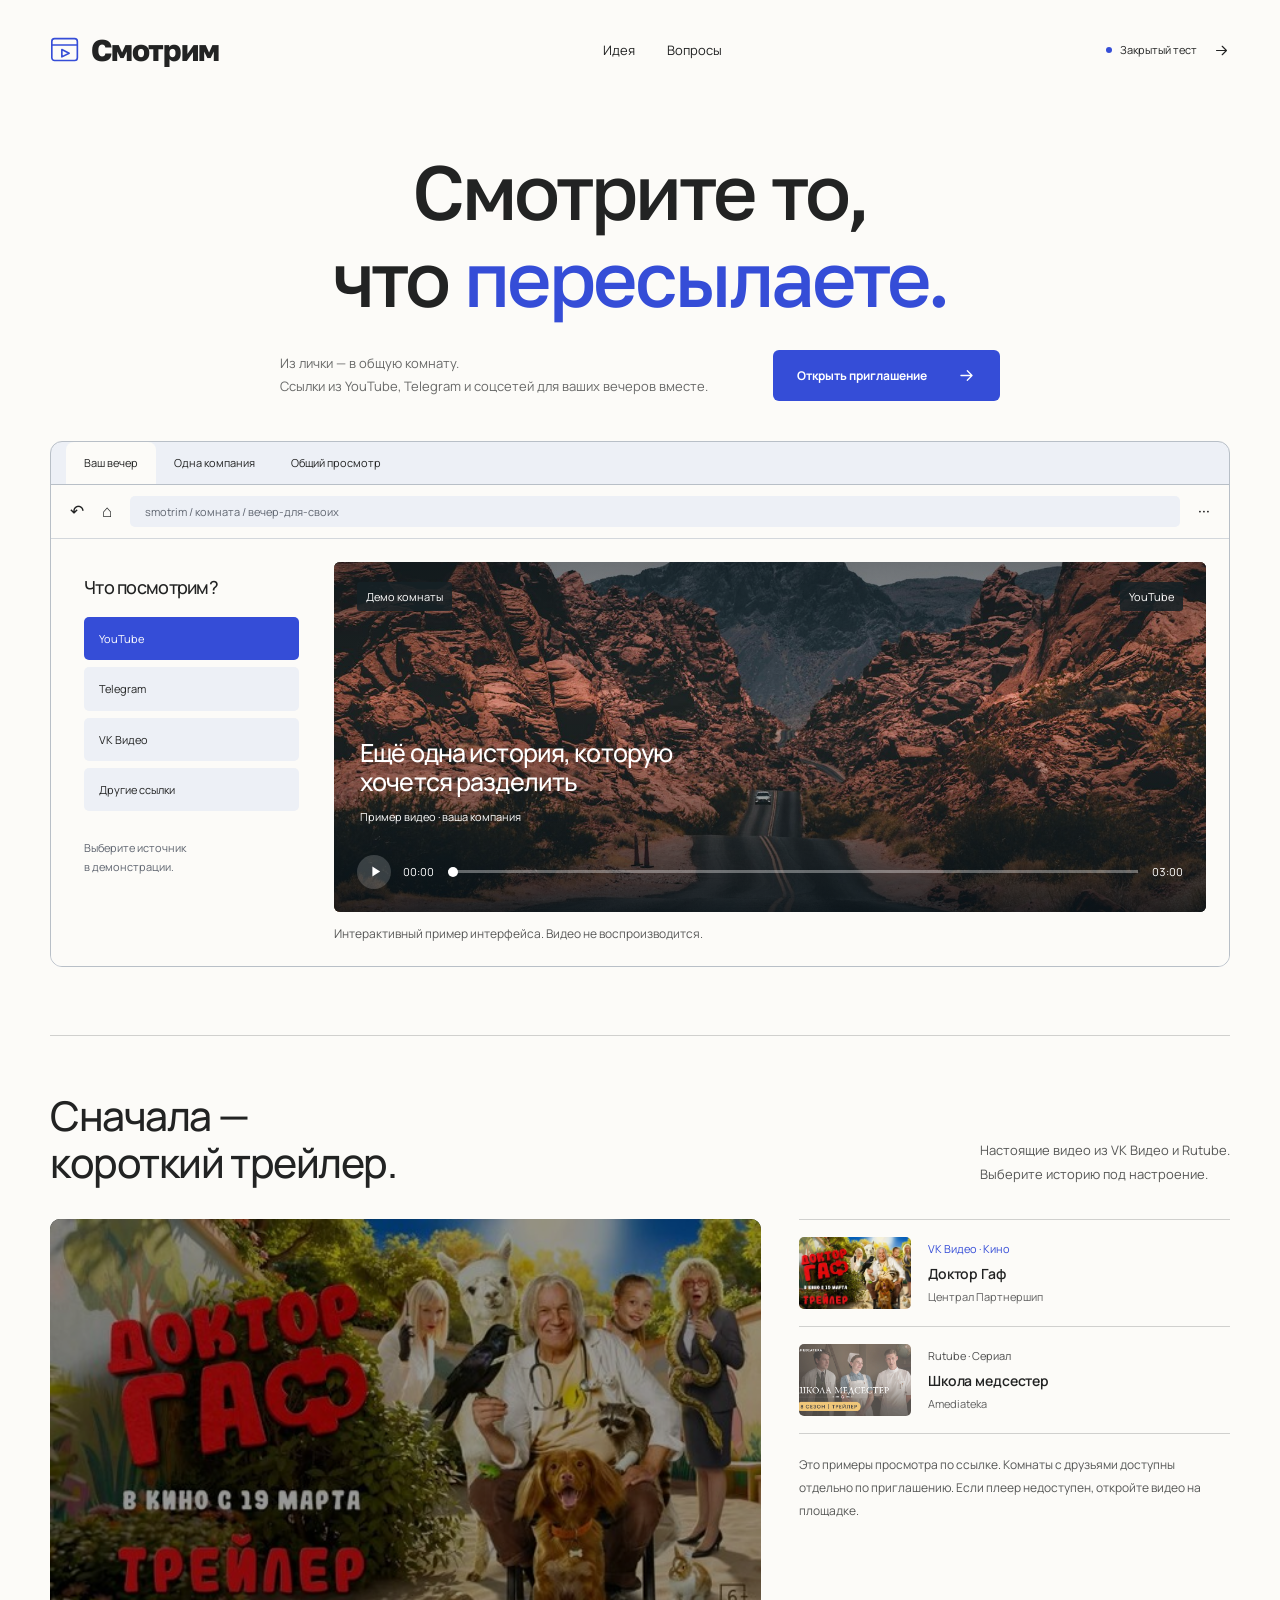
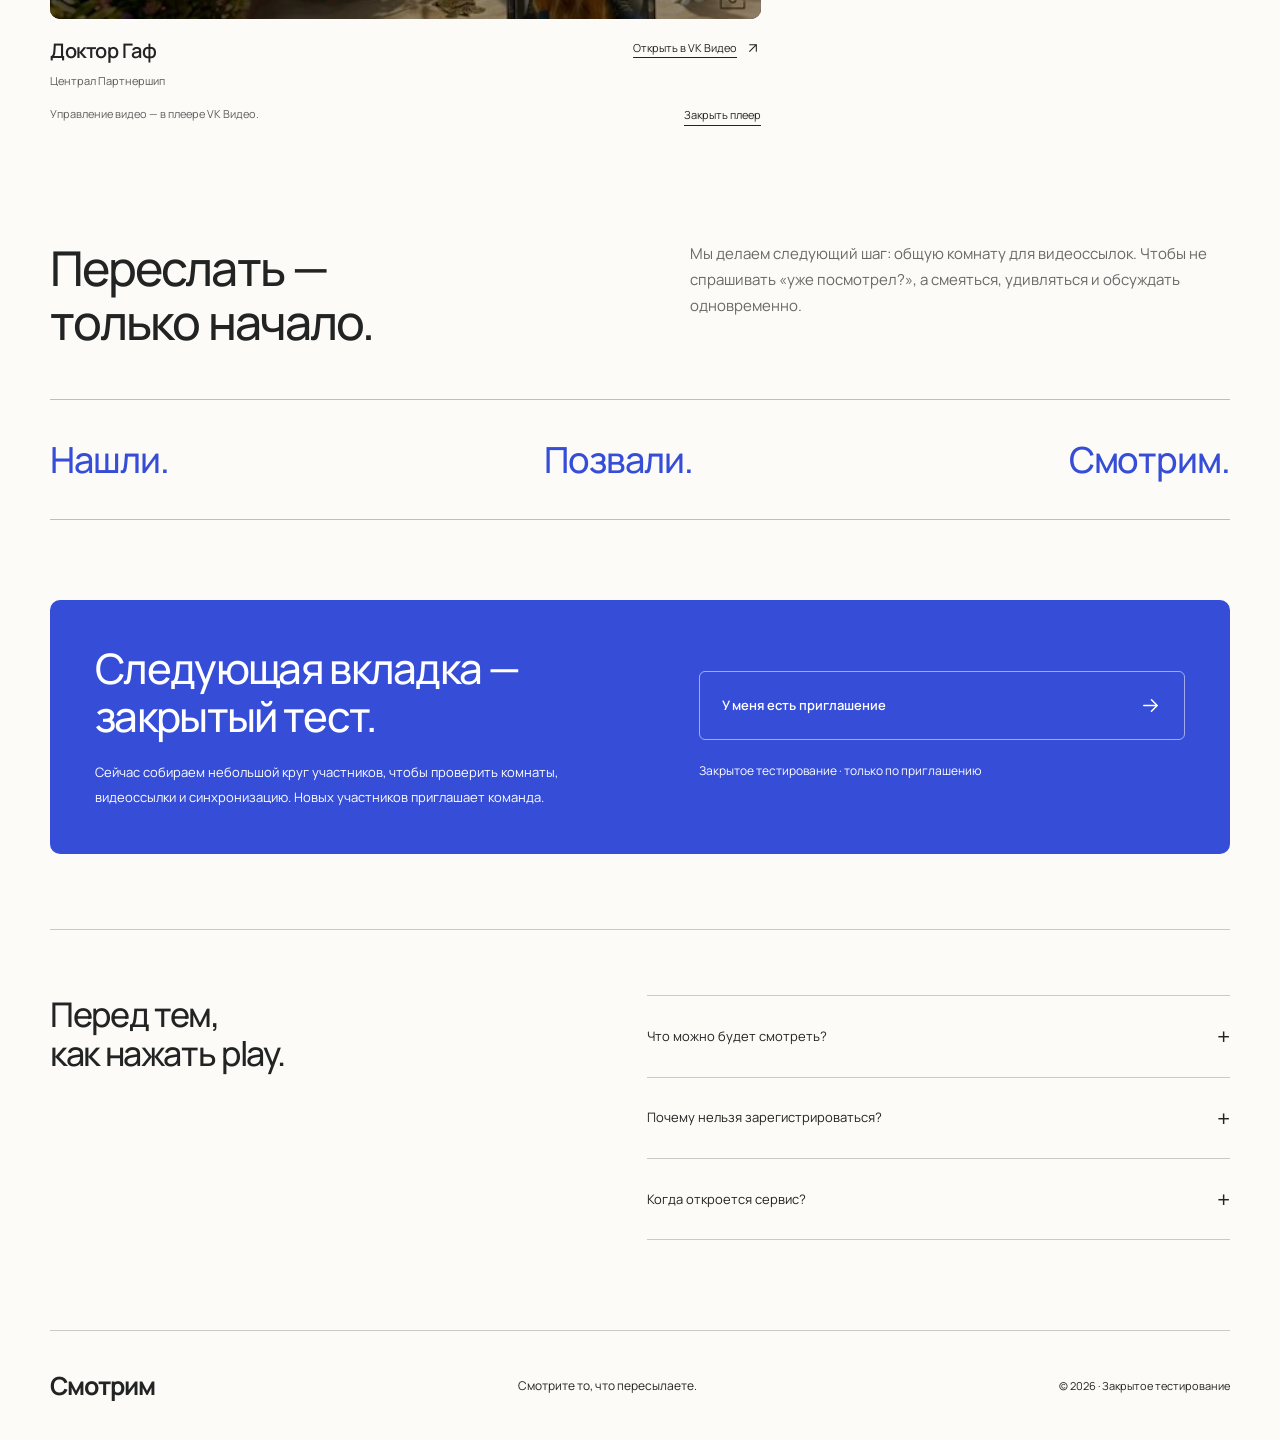
<file: site/variants/11/index.html>
<!doctype html><html lang="ru" class="brand-smotrim" style="--bg:#fcfbf8;--fg:#222323;--accent:#354dd7"><head><meta charset="utf-8"><meta name="viewport" content="width=device-width,initial-scale=1"><meta name="description" content="Смотрите то, что пересылаете. Совместный просмотр видео из YouTube, Telegram и других платформ. Закрытое тестирование, вход по приглашению."><meta name="theme-color" content="#fcfbf8"><title>Смотрим — смотрите видео по ссылке вместе</title><link rel="icon" href="../../assets/brands/smotrim.svg"><link rel="stylesheet" href="../../assets/brands.css"><script defer src="../../assets/brands.js"></script><link rel="stylesheet" href="../../assets/video-samples.css"><script defer src="../../assets/video-samples.js"></script></head><body><a class="skip" href="#main">К содержимому</a><header class="brand-header wrap"><a class="wordmark" href="#"><svg viewBox="0 0 34 34" fill="none" stroke="currentColor" stroke-width="1.8" stroke-linejoin="round" aria-hidden="true"><rect x="2" y="4" width="28" height="24" rx="3"/><path d="M2 11h28m-17 5 8 4-8 4Z"/></svg><span>Смотрим</span></a><nav aria-label="Навигация"><a href="#about">Идея</a><a href="#questions">Вопросы</a></nav><a class="beta" href="#access"><span></span>Закрытый тест <svg viewBox="0 0 24 24" fill="none" aria-hidden="true"><path d="M5 12h14m-6-6 6 6-6 6" stroke="currentColor" stroke-width="1.6" stroke-linecap="round" stroke-linejoin="round"/></svg></a></header><main id="main"><section class="smotrim-hero wrap"><h1>Смотрите то,<br>что <em>пересылаете.</em></h1><div class="smotrim-intro"><p>Из лички — в общую комнату.<br>Ссылки из YouTube, Telegram и соцсетей для ваших вечеров вместе.</p><a class="cta " href="#invite">Открыть приглашение <svg viewBox="0 0 24 24" fill="none" aria-hidden="true"><path d="M5 12h14m-6-6 6 6-6 6" stroke="currentColor" stroke-width="1.6" stroke-linecap="round" stroke-linejoin="round"/></svg></a></div><div class="smotrim-browser"><div class="smotrim-tabs"><span class="browser-active">Ваш вечер</span><span>Одна компания</span><span>Общий просмотр</span></div><div class="smotrim-toolbar"><span>↶</span><span>⌂</span><span class="browser-url">smotrim / комната / вечер-для-своих</span><span>···</span></div><div class="smotrim-workspace"><aside><h2>Что посмотрим?</h2><div class="sources-picker queue-picker" role="group" aria-label="Источник в примере комнаты"><button type="button" data-source="YouTube" aria-pressed="true">YouTube</button><button type="button" data-source="Telegram" aria-pressed="false">Telegram</button><button type="button" data-source="VK Видео" aria-pressed="false">VK Видео</button><button type="button" data-source="Другие ссылки" aria-pressed="false">Другие ссылки</button></div><p>Выберите источник<br>в демонстрации.</p></aside><div><div class="video-preview " id="preview"><img class="" src="../../assets/brands/smotrim.jpg" alt="Пейзаж для демонстрации совместного просмотра" width="1440" height="960" fetchpriority="high"><div class="video-shade"></div><div class="video-top"><span>Демо комнаты</span><span data-source-label>YouTube</span></div><div class="video-caption"><p class="preview-title">Ещё одна история, которую хочется разделить</p><span>Пример видео · ваша компания</span></div><div class="video-controls"><button type="button" data-demo-play aria-label="Запустить демонстрацию" aria-pressed="false"><svg viewBox="0 0 24 24" aria-hidden="true"><path d="m9 5 11 7-11 7Z" fill="currentColor"/></svg></button><span data-clock>00:00</span><input type="range" min="0" max="180" value="0" data-demo-seek aria-label="Позиция в демонстрации"><span>03:00</span></div></div><p class="demo-note">Интерактивный пример интерфейса. Видео не воспроизводится.</p></div></div></div></section><section class="watch-samples wrap" id="examples" aria-labelledby="samples-title"><div class="samples-heading"><h2 id="samples-title">Сначала —<br>короткий трейлер.</h2><p>Настоящие видео из VK Видео и Rutube.<br>Выберите историю под настроение.</p></div><div class="samples-layout"><div class="sample-main"><div class="sample-screen"><img class="sample-poster" src="../../assets/media/11-vk.jpg" alt="Обложка трейлера «Доктор Гаф»" width="960" height="540" loading="lazy"><button class="sample-start" type="button"><svg viewBox="0 0 24 24" aria-hidden="true"><path d="m9 5 11 7-11 7Z" fill="currentColor"/></svg><span>Смотреть в плеере VK Видео</span></button><div class="sample-iframe-slot"></div></div><div class="sample-meta"><div><h3 class="sample-active-title">Доктор Гаф</h3><p class="sample-active-author">Централ Партнершип</p></div><a class="sample-open" href="https://vkvideo.ru/video-23900316_456245415" target="_blank" rel="noopener noreferrer">Открыть в VK Видео<svg viewBox="0 0 24 24" fill="none" aria-hidden="true"><path d="M7 17 17 7M7 7h10v10" stroke="currentColor" stroke-width="1.6" stroke-linecap="round" stroke-linejoin="round"/></svg></a></div><div class="sample-status-row"><p class="sample-status" role="status">Автозапуск без звука. Включить звук можно в плеере.</p><button class="sample-stop" type="button" hidden>Закрыть плеер</button></div></div><div class="sample-list" role="group" aria-label="Выбрать трейлер"><button type="button" class="sample-choice" data-sample-index="0" aria-pressed="true"><img src="../../assets/media/11-vk.jpg" alt="" width="160" height="90" loading="lazy"><span><span class="sample-provider">VK Видео · Кино</span><strong>Доктор Гаф</strong><span class="sample-author">Централ Партнершип</span></span></button><button type="button" class="sample-choice" data-sample-index="1" aria-pressed="false"><img src="../../assets/media/11-rutube.jpg" alt="" width="160" height="90" loading="lazy"><span><span class="sample-provider">Rutube · Сериал</span><strong>Школа медсестер</strong><span class="sample-author">Amediateka</span></span></button><p class="sample-explainer">Это примеры просмотра по ссылке. Комнаты с друзьями доступны отдельно по приглашению. Если плеер недоступен, откройте видео на площадке.</p></div></div><script type="application/json" data-sample-catalog>[{"landing": 11, "provider": "VK Видео", "title": "Доктор Гаф", "kind": "Кино", "author": "Централ Партнершип", "url": "https://vkvideo.ru/video-23900316_456245415", "embed": "https://vkvideo.ru/video_ext.php?autoplay=0&hash=8dcd2b18228b1649&id=456245415&loop=0&oid=-23900316", "poster": "../../assets/media/11-vk.jpg", "source": "https://vkvideo.ru/video-23900316_456245415", "thumbnailSource": "https://avatars.mds.yandex.net/get-vthumb/1962952/b950b9004a16dc6cf0576ac52780f9d5/564x318_1", "duration": 103}, {"landing": 11, "provider": "Rutube", "title": "Школа медсестер", "kind": "Сериал", "author": "Amediateka", "url": "https://rutube.ru/video/809a87a12e9719b47ab75c4097e96d3a/", "embed": "https://rutube.ru/play/embed/809a87a12e9719b47ab75c4097e96d3a/", "poster": "../../assets/media/11-rutube.jpg", "source": "https://rutube.ru/u/amediateka/", "thumbnailSource": "https://pic.rtbcdn.ru/video/2026-10-27/7f/62/7f625fc1de1cb2b19a8ce7060f629eb0.jpg", "duration": 64}]</script></section><section class="smotrim-summary wrap" id="about"><h2>Переслать —<br>только начало.</h2><p>Мы делаем следующий шаг: общую комнату для видеоссылок. Чтобы не спрашивать «уже посмотрел?», а смеяться, удивляться и обсуждать одновременно.</p><div class="smotrim-verbs"><span>Нашли.</span><span>Позвали.</span><span>Смотрим.</span></div></section><div class="wrap"><section class="invitation" id="access"><div><h2>Следующая вкладка —<br>закрытый тест.</h2><p>Сейчас собираем небольшой круг участников, чтобы проверить комнаты, видеоссылки и синхронизацию. Новых участников приглашает команда.</p></div><div class="invite-action"><details id="invite"><summary>У меня есть приглашение <svg viewBox="0 0 24 24" fill="none" aria-hidden="true"><path d="M5 12h14m-6-6 6 6-6 6" stroke="currentColor" stroke-width="1.6" stroke-linecap="round" stroke-linejoin="round"/></svg></summary><p>Откройте персональную ссылку, которую прислала команда Смотрим. На этом лендинге нет формы входа или регистрации.</p></details><p class="access-note">Закрытое тестирование · только по приглашению</p></div></section><div class="questions" id="questions"><h2>Перед тем,<br>как нажать play.</h2><div><details><summary>Что можно будет смотреть?</summary><p>В закрытом тесте проверяем просмотр по ссылкам из YouTube, Telegram, VK Видео и других видеоплатформ. Доступность зависит от источника и доступа к оригиналу. Собственного каталога фильмов у Смотрим нет.</p></details><details><summary>Почему нельзя зарегистрироваться?</summary><p>Сервис проходит закрытое тестирование. Новых участников приглашает команда проекта. Публичной регистрации и активации кодов на этой странице нет.</p></details><details><summary>Когда откроется сервис?</summary><p>Дата общего запуска пока не объявлена. Сначала проверяем основной сценарий и собираем обратную связь участников.</p></details></div></div></div></main><footer class="brand-footer wrap"><a href="#" class="footer-name">Смотрим</a><span>Смотрите то, что пересылаете.</span><span>© 2026 · Закрытое тестирование</span></footer></body></html>
</file>
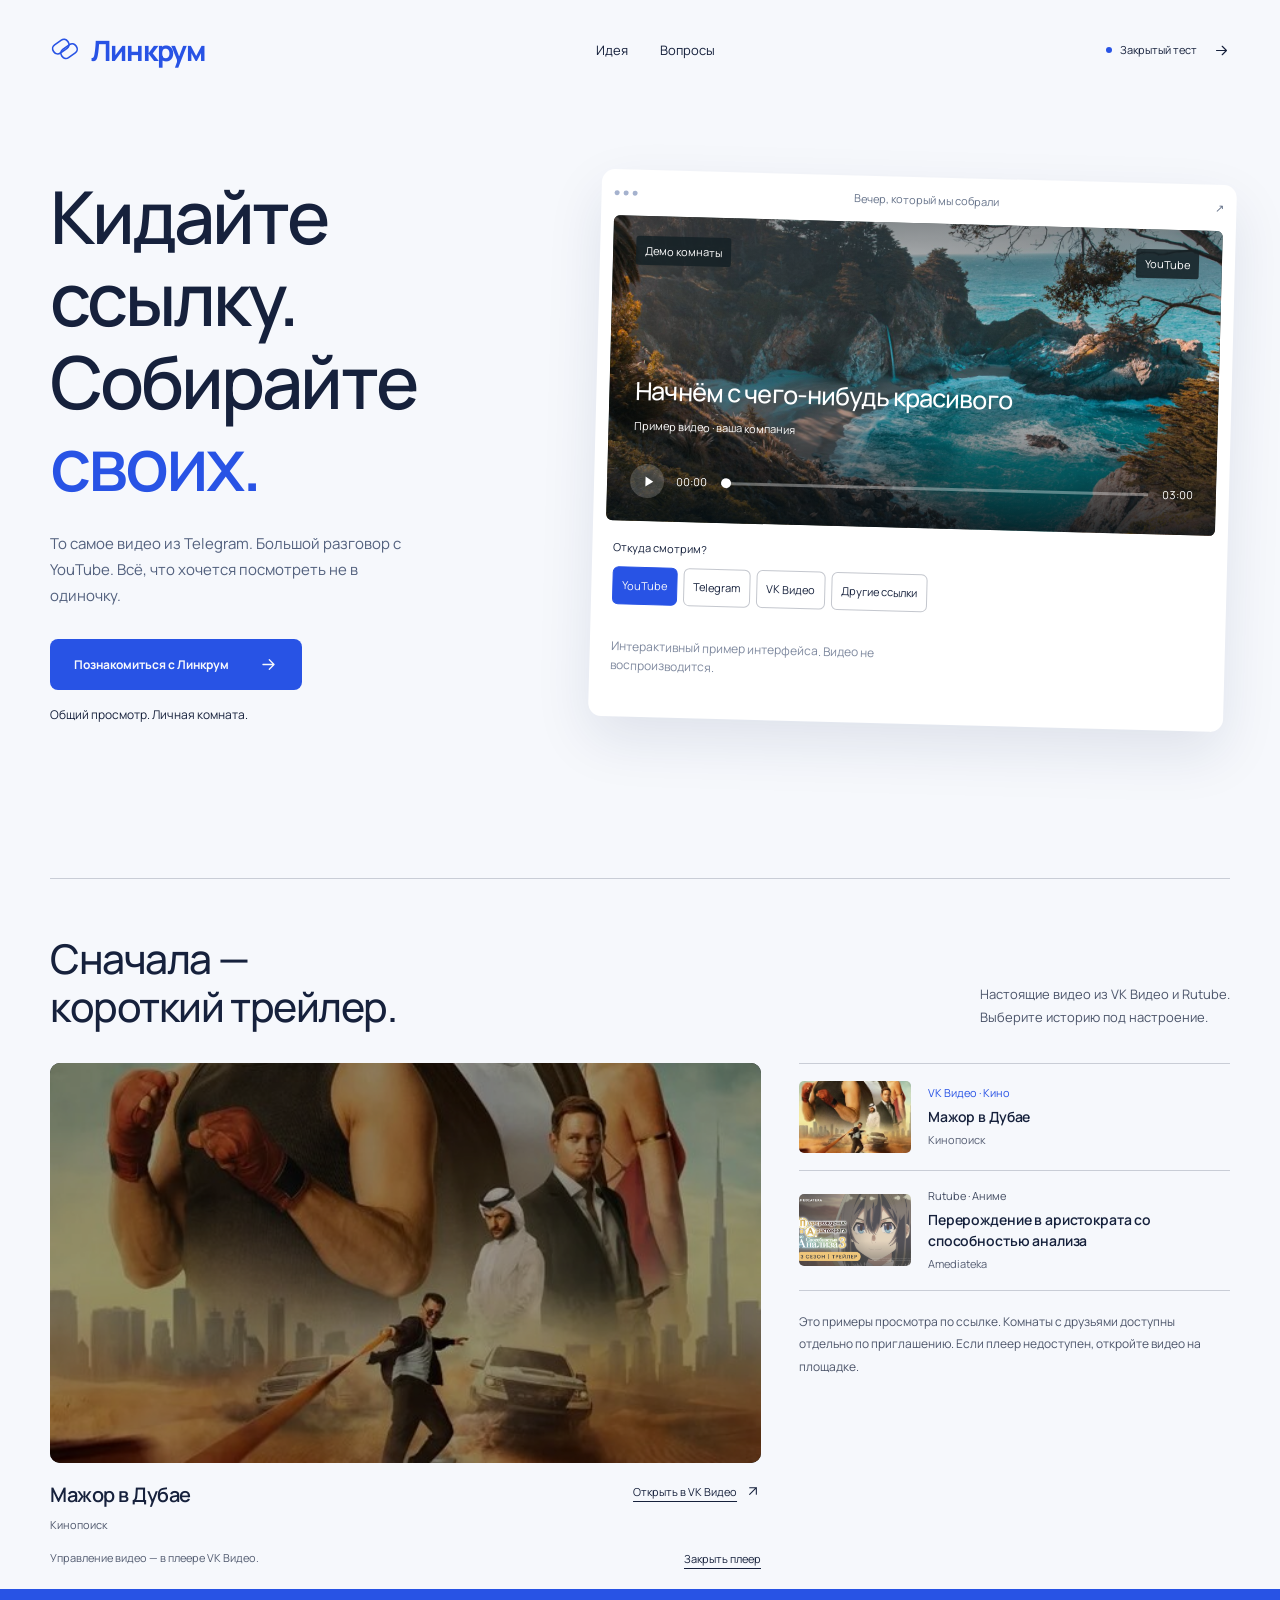
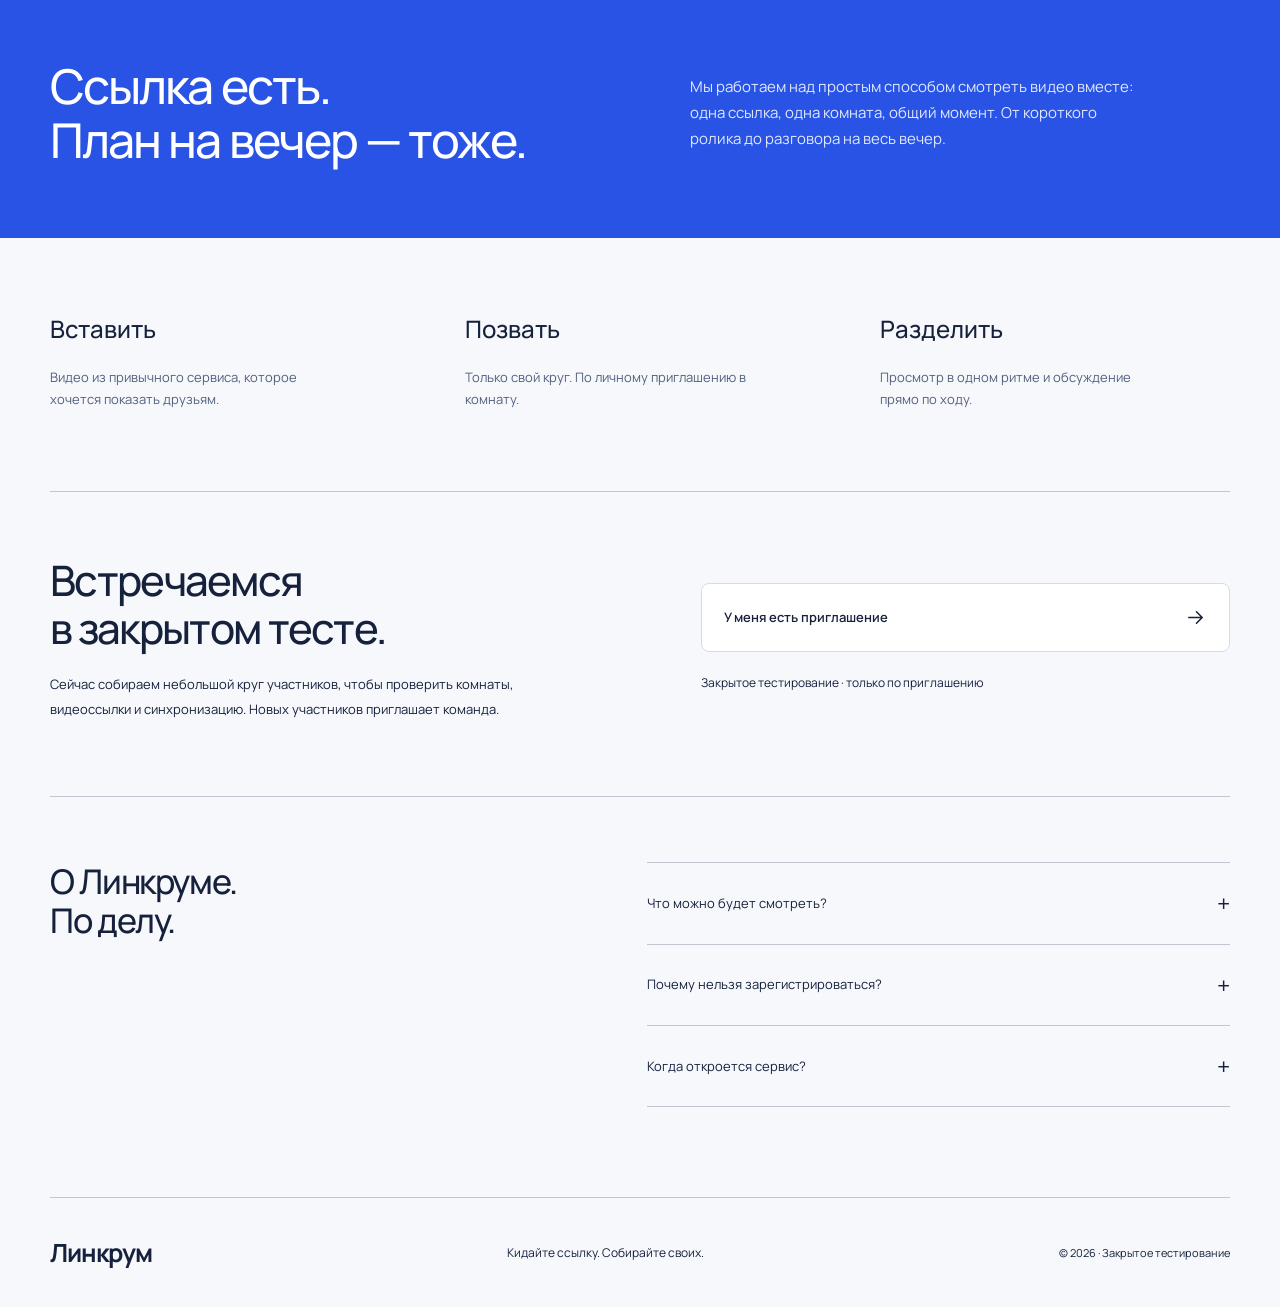
<file: site/variants/2/index.html>
<!doctype html><html lang="ru" class="brand-linkroom" style="--bg:#f6f8fc;--fg:#16213c;--accent:#2853e5"><head><meta charset="utf-8"><meta name="viewport" content="width=device-width,initial-scale=1"><meta name="description" content="Кидайте ссылку. Собирайте своих. Совместный просмотр видео из YouTube, Telegram и других платформ. Закрытое тестирование, вход по приглашению."><meta name="theme-color" content="#f6f8fc"><title>Линкрум — смотрите видео по ссылке вместе</title><link rel="icon" href="../../assets/brands/linkroom.svg"><link rel="stylesheet" href="../../assets/brands.css"><script defer src="../../assets/brands.js"></script><link rel="stylesheet" href="../../assets/video-samples.css"><script defer src="../../assets/video-samples.js"></script></head><body><a class="skip" href="#main">К содержимому</a><header class="brand-header wrap"><a class="wordmark" href="#"><svg viewBox="0 0 34 34" fill="none" stroke="currentColor" stroke-width="1.8" stroke-linejoin="round" aria-hidden="true"><rect x="2" y="7" width="19" height="11" rx="5" transform="rotate(-35 12 12)"/><rect x="11" y="12" width="19" height="11" rx="5" transform="rotate(-35 21 17)"/></svg><span>Линкрум</span></a><nav aria-label="Навигация"><a href="#about">Идея</a><a href="#questions">Вопросы</a></nav><a class="beta" href="#access"><span></span>Закрытый тест <svg viewBox="0 0 24 24" fill="none" aria-hidden="true"><path d="M5 12h14m-6-6 6 6-6 6" stroke="currentColor" stroke-width="1.6" stroke-linecap="round" stroke-linejoin="round"/></svg></a></header><main id="main"><section class="link-hero wrap"><div><h1>Кидайте ссылку.<br>Собирайте<br><em>своих.</em></h1><p>То самое видео из Telegram. Большой разговор с YouTube. Всё, что хочется посмотреть не в одиночку.</p><a class="cta " href="#invite">Познакомиться с Линкрум <svg viewBox="0 0 24 24" fill="none" aria-hidden="true"><path d="M5 12h14m-6-6 6 6-6 6" stroke="currentColor" stroke-width="1.6" stroke-linecap="round" stroke-linejoin="round"/></svg></a><span class="under-cta">Общий просмотр. Личная комната.</span></div><div class="link-app"><div class="app-toolbar"><span class="window-dots"><i></i><i></i><i></i></span><span>Вечер, который мы собрали</span><span>↗</span></div><div class="video-preview " id="preview"><img class="" src="../../assets/brands/linkroom.jpg" alt="Пейзаж для демонстрации совместного просмотра" width="1440" height="960" fetchpriority="high"><div class="video-shade"></div><div class="video-top"><span>Демо комнаты</span><span data-source-label>YouTube</span></div><div class="video-caption"><p class="preview-title">Начнём с чего-нибудь красивого</p><span>Пример видео · ваша компания</span></div><div class="video-controls"><button type="button" data-demo-play aria-label="Запустить демонстрацию" aria-pressed="false"><svg viewBox="0 0 24 24" aria-hidden="true"><path d="m9 5 11 7-11 7Z" fill="currentColor"/></svg></button><span data-clock>00:00</span><input type="range" min="0" max="180" value="0" data-demo-seek aria-label="Позиция в демонстрации"><span>03:00</span></div></div><div class="link-queue"><span>Откуда смотрим?</span><div class="sources-picker " role="group" aria-label="Источник в примере комнаты"><button type="button" data-source="YouTube" aria-pressed="true">YouTube</button><button type="button" data-source="Telegram" aria-pressed="false">Telegram</button><button type="button" data-source="VK Видео" aria-pressed="false">VK Видео</button><button type="button" data-source="Другие ссылки" aria-pressed="false">Другие ссылки</button></div></div><p class="demo-note">Интерактивный пример интерфейса. Видео не воспроизводится.</p></div></section><section class="watch-samples wrap" id="examples" aria-labelledby="samples-title"><div class="samples-heading"><h2 id="samples-title">Сначала —<br>короткий трейлер.</h2><p>Настоящие видео из VK Видео и Rutube.<br>Выберите историю под настроение.</p></div><div class="samples-layout"><div class="sample-main"><div class="sample-screen"><img class="sample-poster" src="../../assets/media/02-vk.jpg" alt="Обложка трейлера «Мажор в Дубае»" width="960" height="540" loading="lazy"><button class="sample-start" type="button"><svg viewBox="0 0 24 24" aria-hidden="true"><path d="m9 5 11 7-11 7Z" fill="currentColor"/></svg><span>Смотреть в плеере VK Видео</span></button><div class="sample-iframe-slot"></div></div><div class="sample-meta"><div><h3 class="sample-active-title">Мажор в Дубае</h3><p class="sample-active-author">Кинопоиск</p></div><a class="sample-open" href="https://vkvideo.ru/video-108468_456255697" target="_blank" rel="noopener noreferrer">Открыть в VK Видео<svg viewBox="0 0 24 24" fill="none" aria-hidden="true"><path d="M7 17 17 7M7 7h10v10" stroke="currentColor" stroke-width="1.6" stroke-linecap="round" stroke-linejoin="round"/></svg></a></div><div class="sample-status-row"><p class="sample-status" role="status">Автозапуск без звука. Включить звук можно в плеере.</p><button class="sample-stop" type="button" hidden>Закрыть плеер</button></div></div><div class="sample-list" role="group" aria-label="Выбрать трейлер"><button type="button" class="sample-choice" data-sample-index="0" aria-pressed="true"><img src="../../assets/media/02-vk.jpg" alt="" width="160" height="90" loading="lazy"><span><span class="sample-provider">VK Видео · Кино</span><strong>Мажор в Дубае</strong><span class="sample-author">Кинопоиск</span></span></button><button type="button" class="sample-choice" data-sample-index="1" aria-pressed="false"><img src="../../assets/media/02-rutube.jpg" alt="" width="160" height="90" loading="lazy"><span><span class="sample-provider">Rutube · Аниме</span><strong>Перерождение в аристократа со способностью анализа</strong><span class="sample-author">Amediateka</span></span></button><p class="sample-explainer">Это примеры просмотра по ссылке. Комнаты с друзьями доступны отдельно по приглашению. Если плеер недоступен, откройте видео на площадке.</p></div></div><script type="application/json" data-sample-catalog>[{"landing": 2, "provider": "VK Видео", "title": "Мажор в Дубае", "kind": "Кино", "author": "Кинопоиск", "url": "https://vkvideo.ru/video-108468_456255697", "embed": "https://vkvideo.ru/video_ext.php?autoplay=0&hash=79f8e6c97acac960&id=456255697&loop=0&oid=-108468", "poster": "../../assets/media/02-vk.jpg", "source": "https://vkvideo.ru/video-108468_456255697", "thumbnailSource": "https://avatars.mds.yandex.net/get-vthumb/4518838/cb6adf39c956325963bbdf52bf61a902/564x318_1", "duration": 61}, {"landing": 2, "provider": "Rutube", "title": "Перерождение в аристократа со способностью анализа", "kind": "Аниме", "author": "Amediateka", "url": "https://rutube.ru/video/b5e7cc0161996f72bbfb80681025a1fd/", "embed": "https://rutube.ru/play/embed/b5e7cc0161996f72bbfb80681025a1fd/", "poster": "../../assets/media/02-rutube.jpg", "source": "https://rutube.ru/u/amediateka/", "thumbnailSource": "https://pic.rtbcdn.ru/video/2026-10-02/8e/7c/8e7c58ab9bcc77fb71393d0716f951b2.jpg", "duration": 117}]</script></section><section class="link-statement" id="about"><div class="wrap"><h2>Ссылка есть.<br>План на вечер — тоже.</h2><p>Мы работаем над простым способом смотреть видео вместе: одна ссылка, одна комната, общий момент. От короткого ролика до разговора на весь вечер.</p></div></section><section class="link-steps wrap"><article><b>Вставить</b><p>Видео из привычного сервиса, которое хочется показать друзьям.</p></article><article><b>Позвать</b><p>Только свой круг. По личному приглашению в комнату.</p></article><article><b>Разделить</b><p>Просмотр в одном ритме и обсуждение прямо по ходу.</p></article></section><div class="wrap"><section class="invitation" id="access"><div><h2>Встречаемся<br>в закрытом тесте.</h2><p>Сейчас собираем небольшой круг участников, чтобы проверить комнаты, видеоссылки и синхронизацию. Новых участников приглашает команда.</p></div><div class="invite-action"><details id="invite"><summary>У меня есть приглашение <svg viewBox="0 0 24 24" fill="none" aria-hidden="true"><path d="M5 12h14m-6-6 6 6-6 6" stroke="currentColor" stroke-width="1.6" stroke-linecap="round" stroke-linejoin="round"/></svg></summary><p>Откройте персональную ссылку, которую прислала команда Линкрум. На этом лендинге нет формы входа или регистрации.</p></details><p class="access-note">Закрытое тестирование · только по приглашению</p></div></section><div class="questions" id="questions"><h2>О Линкруме.<br>По делу.</h2><div><details><summary>Что можно будет смотреть?</summary><p>В закрытом тесте проверяем просмотр по ссылкам из YouTube, Telegram, VK Видео и других видеоплатформ. Доступность зависит от источника и доступа к оригиналу. Собственного каталога фильмов у Линкрум нет.</p></details><details><summary>Почему нельзя зарегистрироваться?</summary><p>Сервис проходит закрытое тестирование. Новых участников приглашает команда проекта. Публичной регистрации и активации кодов на этой странице нет.</p></details><details><summary>Когда откроется сервис?</summary><p>Дата общего запуска пока не объявлена. Сначала проверяем основной сценарий и собираем обратную связь участников.</p></details></div></div></div></main><footer class="brand-footer wrap"><a href="#" class="footer-name">Линкрум</a><span>Кидайте ссылку. Собирайте своих.</span><span>© 2026 · Закрытое тестирование</span></footer></body></html>
</file>
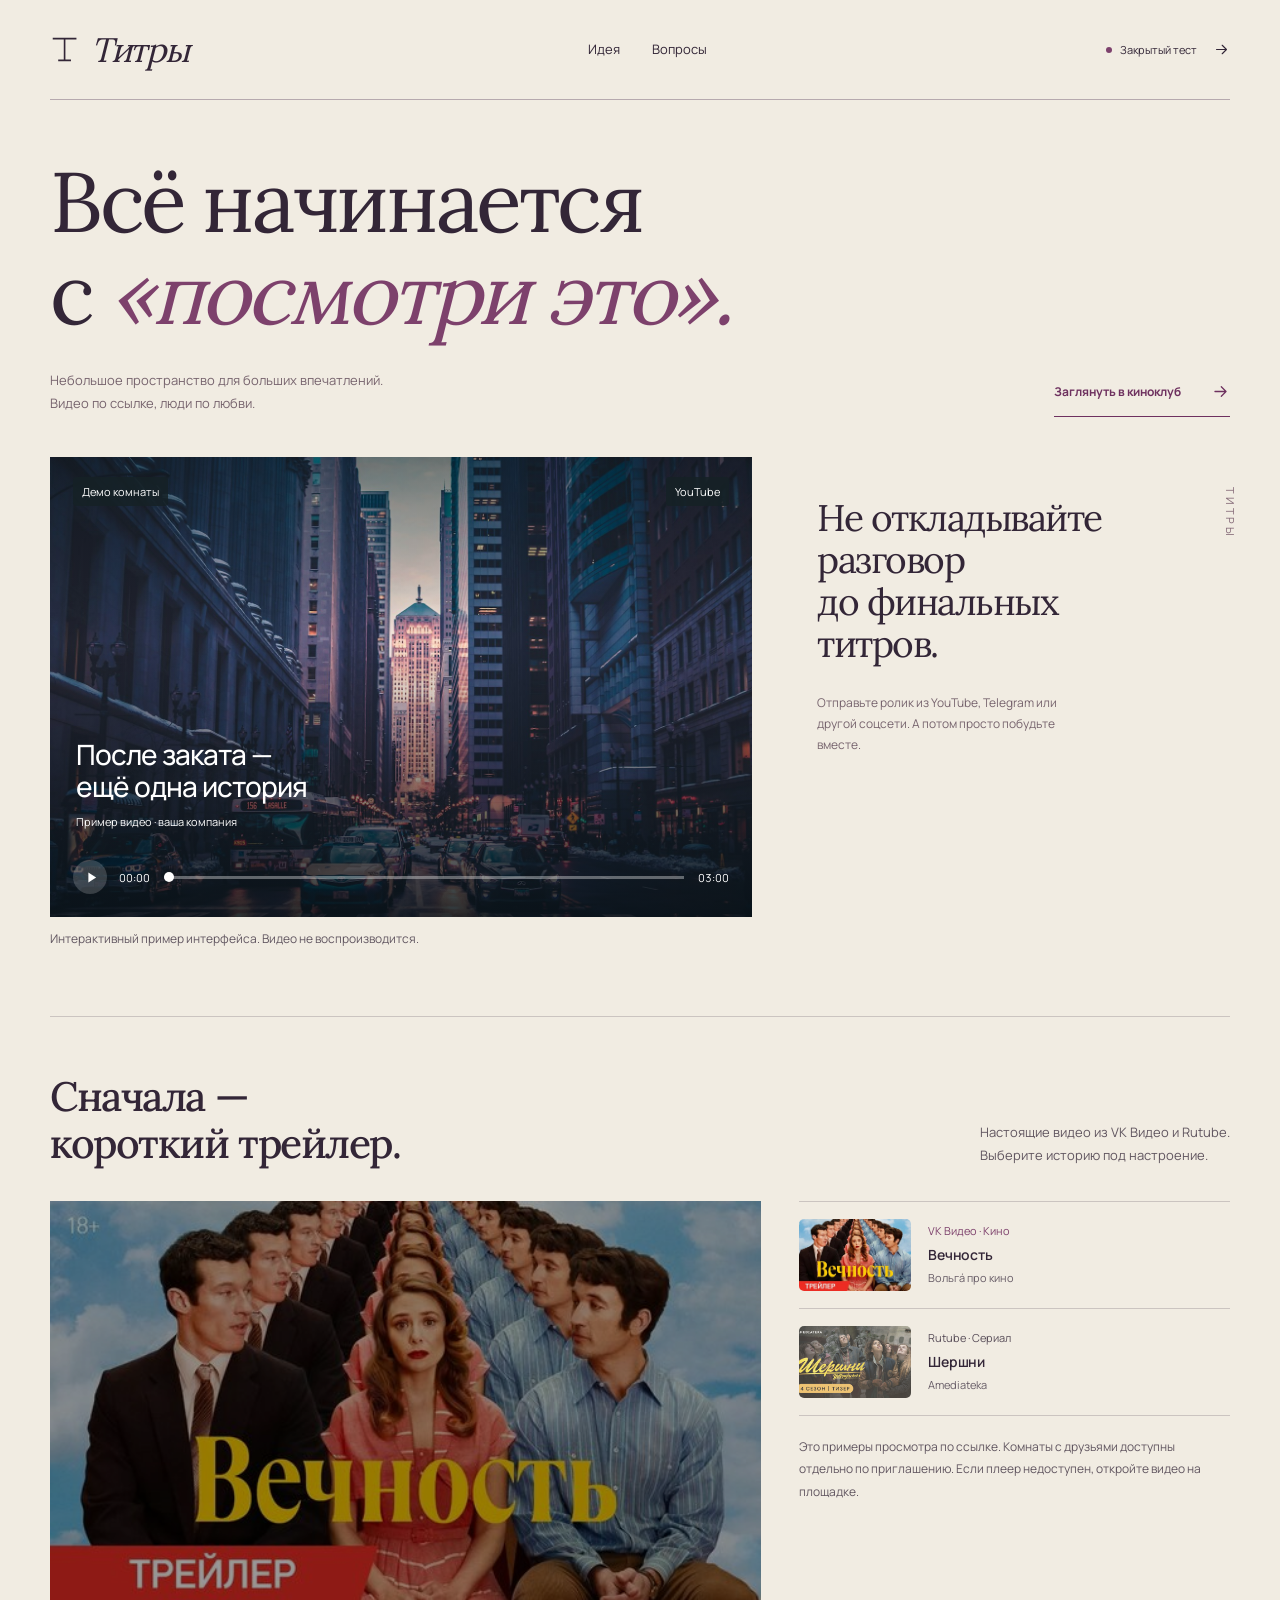
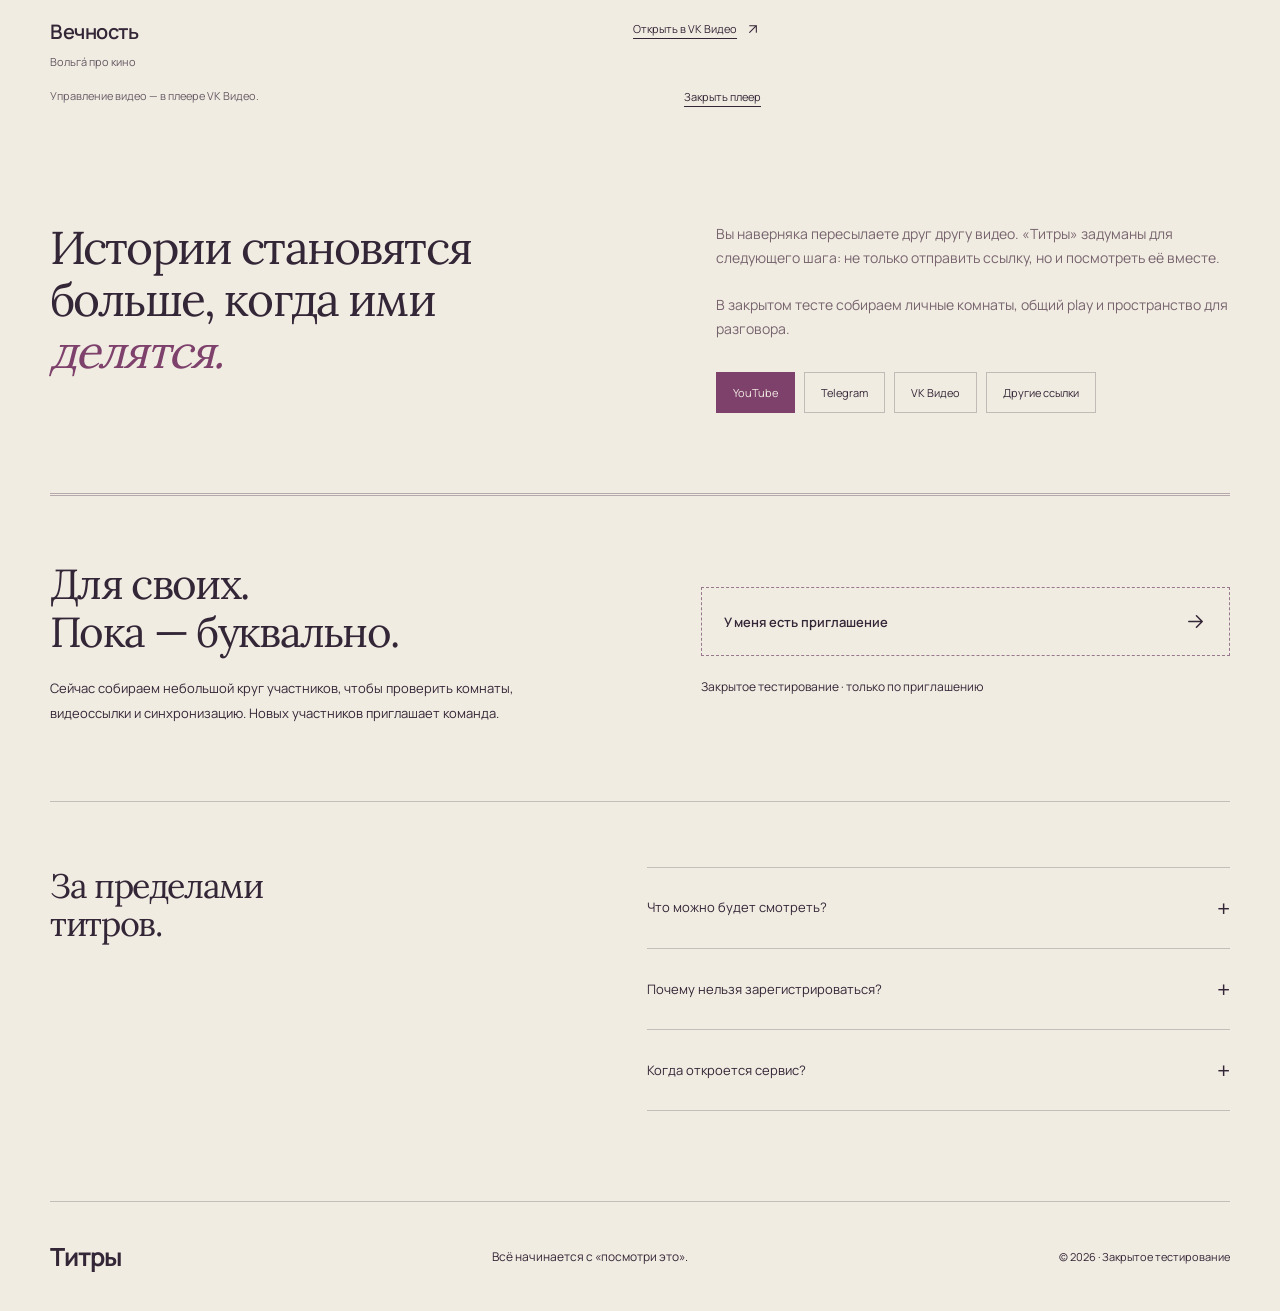
<file: site/variants/3/index.html>
<!doctype html><html lang="ru" class="brand-titry" style="--bg:#f1ece2;--fg:#332637;--accent:#7d416c"><head><meta charset="utf-8"><meta name="viewport" content="width=device-width,initial-scale=1"><meta name="description" content="Всё начинается с «посмотри это». Совместный просмотр видео из YouTube, Telegram и других платформ. Закрытое тестирование, вход по приглашению."><meta name="theme-color" content="#f1ece2"><title>Титры — смотрите видео по ссылке вместе</title><link rel="icon" href="../../assets/brands/titry.svg"><link rel="stylesheet" href="../../assets/brands.css"><script defer src="../../assets/brands.js"></script><link rel="stylesheet" href="../../assets/video-samples.css"><script defer src="../../assets/video-samples.js"></script></head><body><a class="skip" href="#main">К содержимому</a><header class="brand-header wrap"><a class="wordmark" href="#"><svg viewBox="0 0 34 34" fill="none" stroke="currentColor" stroke-width="1.8" stroke-linejoin="round" aria-hidden="true"><path d="M3 5h26M16 5v24M9 29h14"/></svg><span>Титры</span></a><nav aria-label="Навигация"><a href="#about">Идея</a><a href="#questions">Вопросы</a></nav><a class="beta" href="#access"><span></span>Закрытый тест <svg viewBox="0 0 24 24" fill="none" aria-hidden="true"><path d="M5 12h14m-6-6 6 6-6 6" stroke="currentColor" stroke-width="1.6" stroke-linecap="round" stroke-linejoin="round"/></svg></a></header><main id="main"><section class="titry-hero wrap"><h1>Всё начинается<br>с <em>«посмотри это».</em></h1><div class="titry-intro"><p>Небольшое пространство для больших впечатлений.<br>Видео по ссылке, люди по любви.</p><a class="cta " href="#invite">Заглянуть в киноклуб <svg viewBox="0 0 24 24" fill="none" aria-hidden="true"><path d="M5 12h14m-6-6 6 6-6 6" stroke="currentColor" stroke-width="1.6" stroke-linecap="round" stroke-linejoin="round"/></svg></a></div><div class="titry-spread"><div><div class="video-preview " id="preview"><img class="" src="../../assets/brands/titry.jpg" alt="Пейзаж для демонстрации совместного просмотра" width="1440" height="960" fetchpriority="high"><div class="video-shade"></div><div class="video-top"><span>Демо комнаты</span><span data-source-label>YouTube</span></div><div class="video-caption"><p class="preview-title">После заката — ещё одна история</p><span>Пример видео · ваша компания</span></div><div class="video-controls"><button type="button" data-demo-play aria-label="Запустить демонстрацию" aria-pressed="false"><svg viewBox="0 0 24 24" aria-hidden="true"><path d="m9 5 11 7-11 7Z" fill="currentColor"/></svg></button><span data-clock>00:00</span><input type="range" min="0" max="180" value="0" data-demo-seek aria-label="Позиция в демонстрации"><span>03:00</span></div></div><p class="demo-note">Интерактивный пример интерфейса. Видео не воспроизводится.</p></div><aside><span class="vertical-word">ТИТРЫ</span><h2>Не откладывайте<br>разговор<br>до финальных<br>титров.</h2><p>Отправьте ролик из YouTube, Telegram или другой соцсети. А потом просто побудьте вместе.</p></aside></div></section><section class="watch-samples wrap" id="examples" aria-labelledby="samples-title"><div class="samples-heading"><h2 id="samples-title">Сначала —<br>короткий трейлер.</h2><p>Настоящие видео из VK Видео и Rutube.<br>Выберите историю под настроение.</p></div><div class="samples-layout"><div class="sample-main"><div class="sample-screen"><img class="sample-poster" src="../../assets/media/03-vk.jpg" alt="Обложка трейлера «Вечность»" width="960" height="540" loading="lazy"><button class="sample-start" type="button"><svg viewBox="0 0 24 24" aria-hidden="true"><path d="m9 5 11 7-11 7Z" fill="currentColor"/></svg><span>Смотреть в плеере VK Видео</span></button><div class="sample-iframe-slot"></div></div><div class="sample-meta"><div><h3 class="sample-active-title">Вечность</h3><p class="sample-active-author">Вольгá про кино</p></div><a class="sample-open" href="https://vkvideo.ru/video-23712274_456244176" target="_blank" rel="noopener noreferrer">Открыть в VK Видео<svg viewBox="0 0 24 24" fill="none" aria-hidden="true"><path d="M7 17 17 7M7 7h10v10" stroke="currentColor" stroke-width="1.6" stroke-linecap="round" stroke-linejoin="round"/></svg></a></div><div class="sample-status-row"><p class="sample-status" role="status">Автозапуск без звука. Включить звук можно в плеере.</p><button class="sample-stop" type="button" hidden>Закрыть плеер</button></div></div><div class="sample-list" role="group" aria-label="Выбрать трейлер"><button type="button" class="sample-choice" data-sample-index="0" aria-pressed="true"><img src="../../assets/media/03-vk.jpg" alt="" width="160" height="90" loading="lazy"><span><span class="sample-provider">VK Видео · Кино</span><strong>Вечность</strong><span class="sample-author">Вольгá про кино</span></span></button><button type="button" class="sample-choice" data-sample-index="1" aria-pressed="false"><img src="../../assets/media/03-rutube.jpg" alt="" width="160" height="90" loading="lazy"><span><span class="sample-provider">Rutube · Сериал</span><strong>Шершни</strong><span class="sample-author">Amediateka</span></span></button><p class="sample-explainer">Это примеры просмотра по ссылке. Комнаты с друзьями доступны отдельно по приглашению. Если плеер недоступен, откройте видео на площадке.</p></div></div><script type="application/json" data-sample-catalog>[{"landing": 3, "provider": "VK Видео", "title": "Вечность", "kind": "Кино", "author": "Вольгá про кино", "url": "https://vkvideo.ru/video-23712274_456244176", "embed": "https://vkvideo.ru/video_ext.php?autoplay=0&hash=7dad848e27324795&id=456244176&loop=0&oid=-23712274", "poster": "../../assets/media/03-vk.jpg", "source": "https://vkvideo.ru/video-23712274_456244176", "thumbnailSource": "https://avatars.mds.yandex.net/get-vthumb/3033403/f1fe3de5a6dd7b8ee048b8de648c64d6/564x318_1", "duration": 147}, {"landing": 3, "provider": "Rutube", "title": "Шершни", "kind": "Сериал", "author": "Amediateka", "url": "https://rutube.ru/video/8285d43e4474dfb36e20ed5b60c75bfe/", "embed": "https://rutube.ru/play/embed/8285d43e4474dfb36e20ed5b60c75bfe/", "poster": "../../assets/media/03-rutube.jpg", "source": "https://rutube.ru/u/amediateka/", "thumbnailSource": "https://pic.rtbcdn.ru/video/2026-11-02/cb/68/cb6816e93129eeeda6839af136b2b8aa.jpg", "duration": 35}]</script></section><section class="titry-story wrap" id="about"><h2>Истории становятся<br>больше, когда ими<br><em>делятся.</em></h2><div><p>Вы наверняка пересылаете друг другу видео. «Титры» задуманы для следующего шага: не только отправить ссылку, но и посмотреть её вместе.</p><p>В закрытом тесте собираем личные комнаты, общий play и пространство для разговора.</p><div class="sources-picker " role="group" aria-label="Источник в примере комнаты"><button type="button" data-source="YouTube" aria-pressed="true">YouTube</button><button type="button" data-source="Telegram" aria-pressed="false">Telegram</button><button type="button" data-source="VK Видео" aria-pressed="false">VK Видео</button><button type="button" data-source="Другие ссылки" aria-pressed="false">Другие ссылки</button></div></div></section><div class="wrap"><section class="invitation" id="access"><div><h2>Для своих.<br>Пока — буквально.</h2><p>Сейчас собираем небольшой круг участников, чтобы проверить комнаты, видеоссылки и синхронизацию. Новых участников приглашает команда.</p></div><div class="invite-action"><details id="invite"><summary>У меня есть приглашение <svg viewBox="0 0 24 24" fill="none" aria-hidden="true"><path d="M5 12h14m-6-6 6 6-6 6" stroke="currentColor" stroke-width="1.6" stroke-linecap="round" stroke-linejoin="round"/></svg></summary><p>Откройте персональную ссылку, которую прислала команда Титры. На этом лендинге нет формы входа или регистрации.</p></details><p class="access-note">Закрытое тестирование · только по приглашению</p></div></section><div class="questions" id="questions"><h2>За пределами<br>титров.</h2><div><details><summary>Что можно будет смотреть?</summary><p>В закрытом тесте проверяем просмотр по ссылкам из YouTube, Telegram, VK Видео и других видеоплатформ. Доступность зависит от источника и доступа к оригиналу. Собственного каталога фильмов у Титры нет.</p></details><details><summary>Почему нельзя зарегистрироваться?</summary><p>Сервис проходит закрытое тестирование. Новых участников приглашает команда проекта. Публичной регистрации и активации кодов на этой странице нет.</p></details><details><summary>Когда откроется сервис?</summary><p>Дата общего запуска пока не объявлена. Сначала проверяем основной сценарий и собираем обратную связь участников.</p></details></div></div></div></main><footer class="brand-footer wrap"><a href="#" class="footer-name">Титры</a><span>Всё начинается с «посмотри это».</span><span>© 2026 · Закрытое тестирование</span></footer></body></html>
</file>
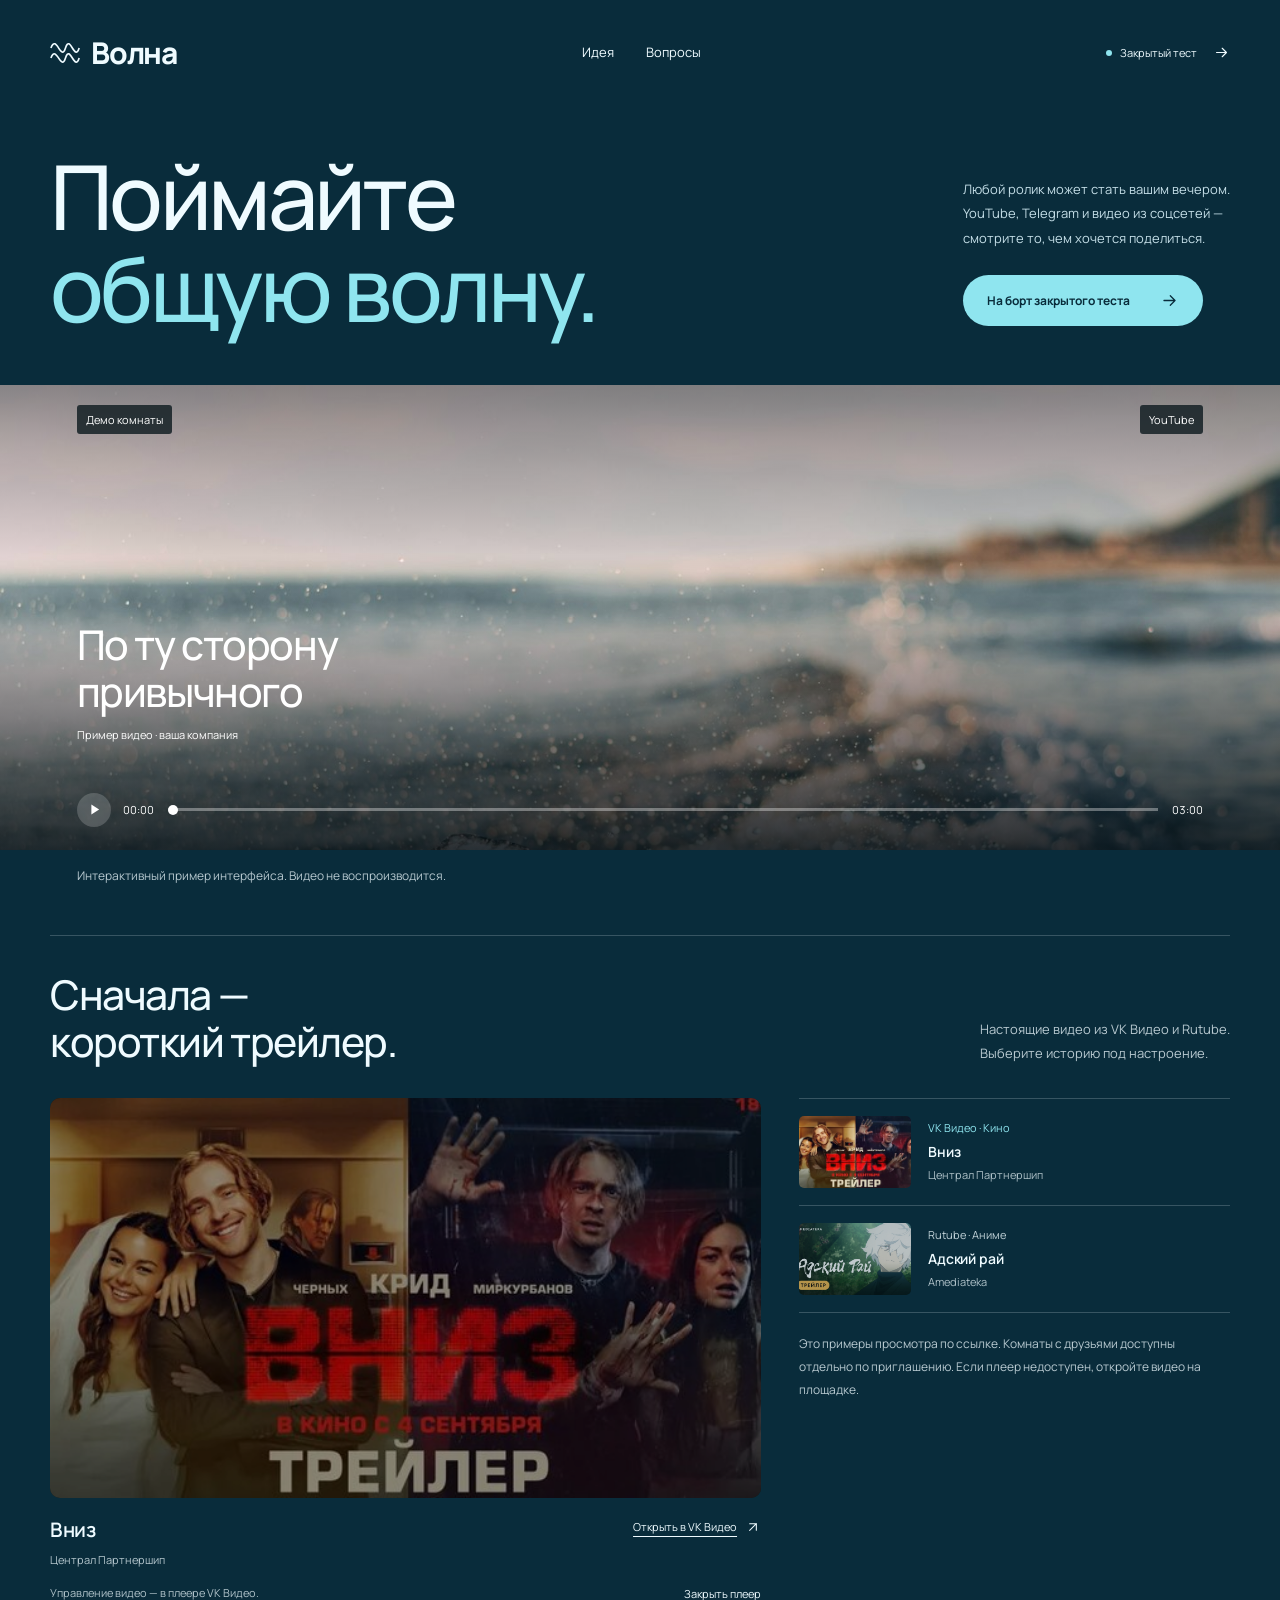
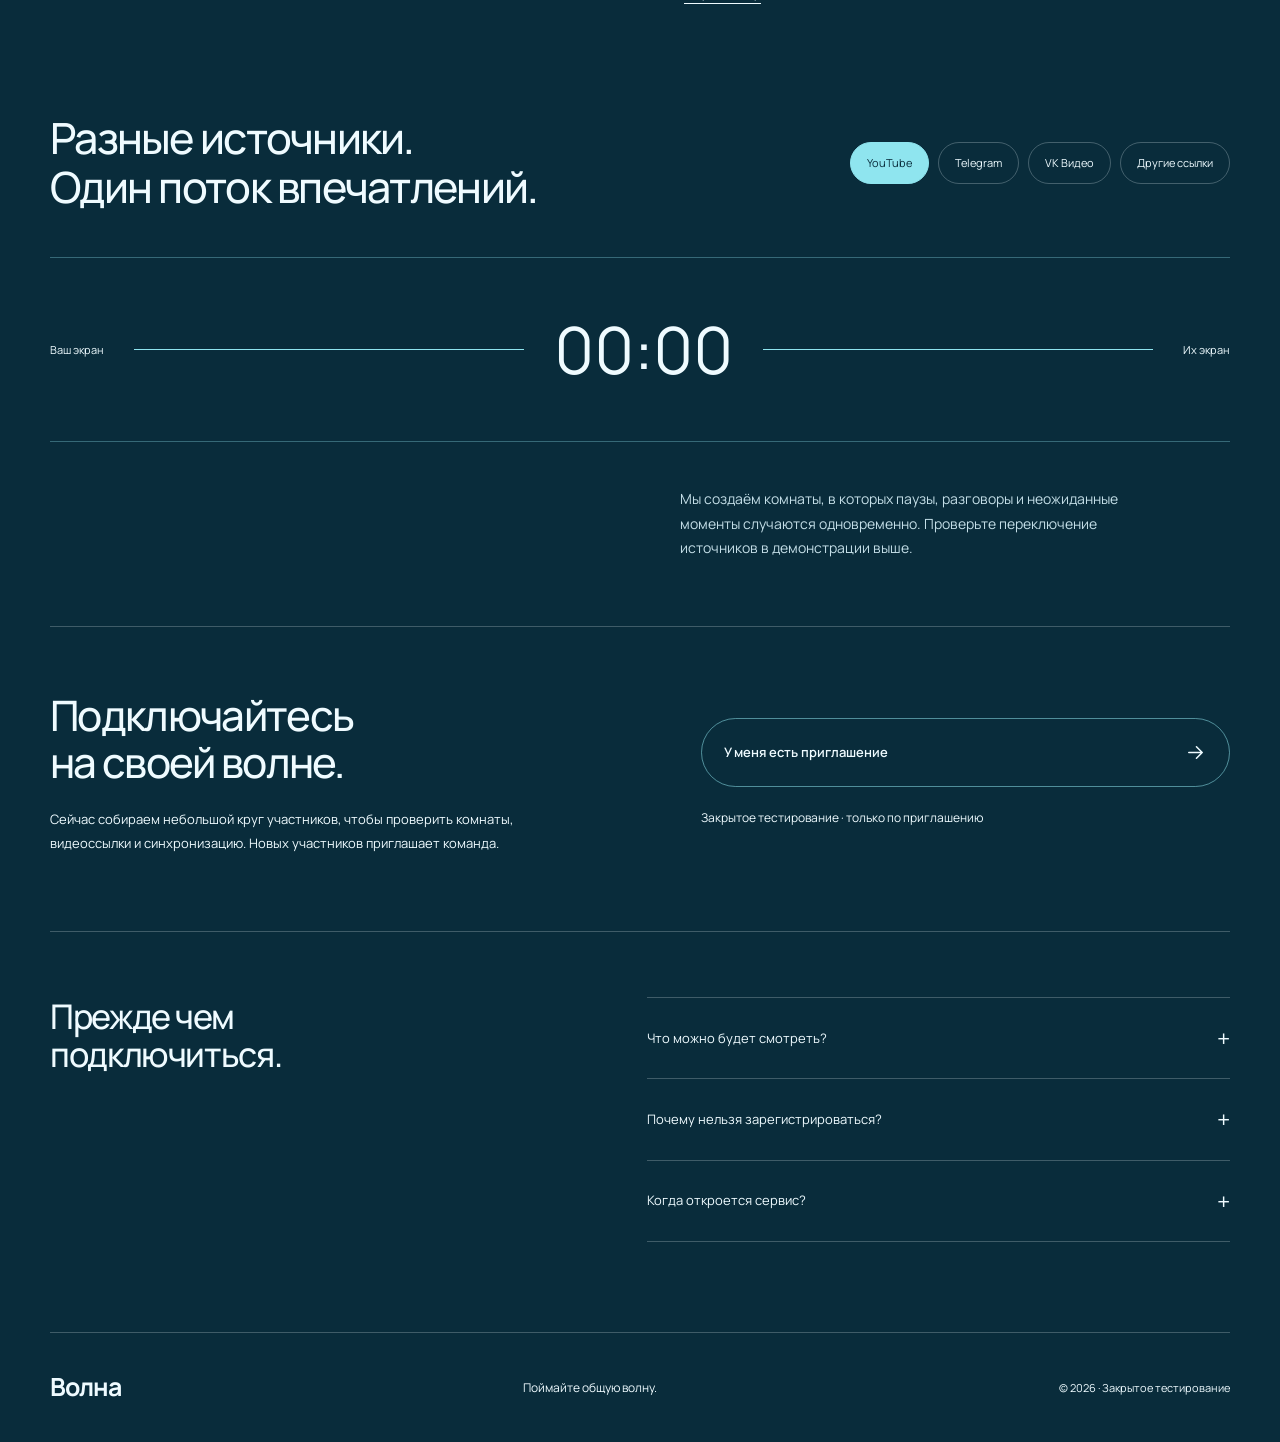
<file: site/variants/4/index.html>
<!doctype html><html lang="ru" class="brand-volna" style="--bg:#092c3b;--fg:#effbff;--accent:#8fe5ef"><head><meta charset="utf-8"><meta name="viewport" content="width=device-width,initial-scale=1"><meta name="description" content="Поймайте общую волну. Совместный просмотр видео из YouTube, Telegram и других платформ. Закрытое тестирование, вход по приглашению."><meta name="theme-color" content="#092c3b"><title>Волна — смотрите видео по ссылке вместе</title><link rel="icon" href="../../assets/brands/volna.svg"><link rel="stylesheet" href="../../assets/brands.css"><script defer src="../../assets/brands.js"></script><link rel="stylesheet" href="../../assets/video-samples.css"><script defer src="../../assets/video-samples.js"></script></head><body><a class="skip" href="#main">К содержимому</a><header class="brand-header wrap"><a class="wordmark" href="#"><svg viewBox="0 0 34 34" fill="none" stroke="currentColor" stroke-width="1.8" stroke-linejoin="round" aria-hidden="true"><path d="M1 12c6-16 11 16 16 0S27 28 32 12M1 23c6-16 11 16 16 0S27 39 32 23"/></svg><span>Волна</span></a><nav aria-label="Навигация"><a href="#about">Идея</a><a href="#questions">Вопросы</a></nav><a class="beta" href="#access"><span></span>Закрытый тест <svg viewBox="0 0 24 24" fill="none" aria-hidden="true"><path d="M5 12h14m-6-6 6 6-6 6" stroke="currentColor" stroke-width="1.6" stroke-linecap="round" stroke-linejoin="round"/></svg></a></header><main id="main"><section class="volna-hero"><div class="wrap"><h1>Поймайте<br><em>общую волну.</em></h1><div class="volna-description"><p>Любой ролик может стать вашим вечером.<br>YouTube, Telegram и видео из соцсетей —<br>смотрите то, чем хочется поделиться.</p><a class="cta " href="#invite">На борт закрытого теста <svg viewBox="0 0 24 24" fill="none" aria-hidden="true"><path d="M5 12h14m-6-6 6 6-6 6" stroke="currentColor" stroke-width="1.6" stroke-linecap="round" stroke-linejoin="round"/></svg></a></div></div><div class="volna-screen"><div class="video-preview " id="preview"><img class="" src="../../assets/brands/volna.jpg" alt="Пейзаж для демонстрации совместного просмотра" width="1440" height="960" fetchpriority="high"><div class="video-shade"></div><div class="video-top"><span>Демо комнаты</span><span data-source-label>YouTube</span></div><div class="video-caption"><p class="preview-title">По ту сторону привычного</p><span>Пример видео · ваша компания</span></div><div class="video-controls"><button type="button" data-demo-play aria-label="Запустить демонстрацию" aria-pressed="false"><svg viewBox="0 0 24 24" aria-hidden="true"><path d="m9 5 11 7-11 7Z" fill="currentColor"/></svg></button><span data-clock>00:00</span><input type="range" min="0" max="180" value="0" data-demo-seek aria-label="Позиция в демонстрации"><span>03:00</span></div></div><p class="demo-note">Интерактивный пример интерфейса. Видео не воспроизводится.</p></div></section><section class="watch-samples wrap" id="examples" aria-labelledby="samples-title"><div class="samples-heading"><h2 id="samples-title">Сначала —<br>короткий трейлер.</h2><p>Настоящие видео из VK Видео и Rutube.<br>Выберите историю под настроение.</p></div><div class="samples-layout"><div class="sample-main"><div class="sample-screen"><img class="sample-poster" src="../../assets/media/04-vk.jpg" alt="Обложка трейлера «Вниз»" width="960" height="540" loading="lazy"><button class="sample-start" type="button"><svg viewBox="0 0 24 24" aria-hidden="true"><path d="m9 5 11 7-11 7Z" fill="currentColor"/></svg><span>Смотреть в плеере VK Видео</span></button><div class="sample-iframe-slot"></div></div><div class="sample-meta"><div><h3 class="sample-active-title">Вниз</h3><p class="sample-active-author">Централ Партнершип</p></div><a class="sample-open" href="https://vkvideo.ru/video-23900316_456244883" target="_blank" rel="noopener noreferrer">Открыть в VK Видео<svg viewBox="0 0 24 24" fill="none" aria-hidden="true"><path d="M7 17 17 7M7 7h10v10" stroke="currentColor" stroke-width="1.6" stroke-linecap="round" stroke-linejoin="round"/></svg></a></div><div class="sample-status-row"><p class="sample-status" role="status">Автозапуск без звука. Включить звук можно в плеере.</p><button class="sample-stop" type="button" hidden>Закрыть плеер</button></div></div><div class="sample-list" role="group" aria-label="Выбрать трейлер"><button type="button" class="sample-choice" data-sample-index="0" aria-pressed="true"><img src="../../assets/media/04-vk.jpg" alt="" width="160" height="90" loading="lazy"><span><span class="sample-provider">VK Видео · Кино</span><strong>Вниз</strong><span class="sample-author">Централ Партнершип</span></span></button><button type="button" class="sample-choice" data-sample-index="1" aria-pressed="false"><img src="../../assets/media/04-rutube.jpg" alt="" width="160" height="90" loading="lazy"><span><span class="sample-provider">Rutube · Аниме</span><strong>Адский рай</strong><span class="sample-author">Amediateka</span></span></button><p class="sample-explainer">Это примеры просмотра по ссылке. Комнаты с друзьями доступны отдельно по приглашению. Если плеер недоступен, откройте видео на площадке.</p></div></div><script type="application/json" data-sample-catalog>[{"landing": 4, "provider": "VK Видео", "title": "Вниз", "kind": "Кино", "author": "Централ Партнершип", "url": "https://vkvideo.ru/video-23900316_456244883", "embed": "https://vkvideo.ru/video_ext.php?autoplay=0&hash=520b2fb0e98ecb720f&id=456244883&loop=0&oid=-23900316", "poster": "../../assets/media/04-vk.jpg", "source": "https://vkvideo.ru/video-23900316_456244883", "thumbnailSource": "https://avatars.mds.yandex.net/get-vthumb/215936/1f12be75a2cf1ac100e62d8e87477c56/564x318_1", "duration": 99}, {"landing": 4, "provider": "Rutube", "title": "Адский рай", "kind": "Аниме", "author": "Amediateka", "url": "https://rutube.ru/video/ecfe95ef52892c7be1f3290bded18f72/", "embed": "https://rutube.ru/play/embed/ecfe95ef52892c7be1f3290bded18f72/", "poster": "../../assets/media/04-rutube.jpg", "source": "https://rutube.ru/u/amediateka/", "thumbnailSource": "https://pic.rtbcdn.ru/video/2026-01-21/65/79/6579af93ab81092a14d10fc7d63eedc6.jpg", "duration": 81}]</script></section><section class="volna-sources wrap" id="about"><h2>Разные источники.<br>Один поток впечатлений.</h2><div class="sources-picker " role="group" aria-label="Источник в примере комнаты"><button type="button" data-source="YouTube" aria-pressed="true">YouTube</button><button type="button" data-source="Telegram" aria-pressed="false">Telegram</button><button type="button" data-source="VK Видео" aria-pressed="false">VK Видео</button><button type="button" data-source="Другие ссылки" aria-pressed="false">Другие ссылки</button></div><div class="volna-line"><span>Ваш экран</span><div></div><b data-clock>00:00</b><div></div><span>Их экран</span></div><p>Мы создаём комнаты, в которых паузы, разговоры и неожиданные моменты случаются одновременно. Проверьте переключение источников в демонстрации выше.</p></section><div class="wrap"><section class="invitation" id="access"><div><h2>Подключайтесь<br>на своей волне.</h2><p>Сейчас собираем небольшой круг участников, чтобы проверить комнаты, видеоссылки и синхронизацию. Новых участников приглашает команда.</p></div><div class="invite-action"><details id="invite"><summary>У меня есть приглашение <svg viewBox="0 0 24 24" fill="none" aria-hidden="true"><path d="M5 12h14m-6-6 6 6-6 6" stroke="currentColor" stroke-width="1.6" stroke-linecap="round" stroke-linejoin="round"/></svg></summary><p>Откройте персональную ссылку, которую прислала команда Волна. На этом лендинге нет формы входа или регистрации.</p></details><p class="access-note">Закрытое тестирование · только по приглашению</p></div></section><div class="questions" id="questions"><h2>Прежде чем<br>подключиться.</h2><div><details><summary>Что можно будет смотреть?</summary><p>В закрытом тесте проверяем просмотр по ссылкам из YouTube, Telegram, VK Видео и других видеоплатформ. Доступность зависит от источника и доступа к оригиналу. Собственного каталога фильмов у Волна нет.</p></details><details><summary>Почему нельзя зарегистрироваться?</summary><p>Сервис проходит закрытое тестирование. Новых участников приглашает команда проекта. Публичной регистрации и активации кодов на этой странице нет.</p></details><details><summary>Когда откроется сервис?</summary><p>Дата общего запуска пока не объявлена. Сначала проверяем основной сценарий и собираем обратную связь участников.</p></details></div></div></div></main><footer class="brand-footer wrap"><a href="#" class="footer-name">Волна</a><span>Поймайте общую волну.</span><span>© 2026 · Закрытое тестирование</span></footer></body></html>
</file>
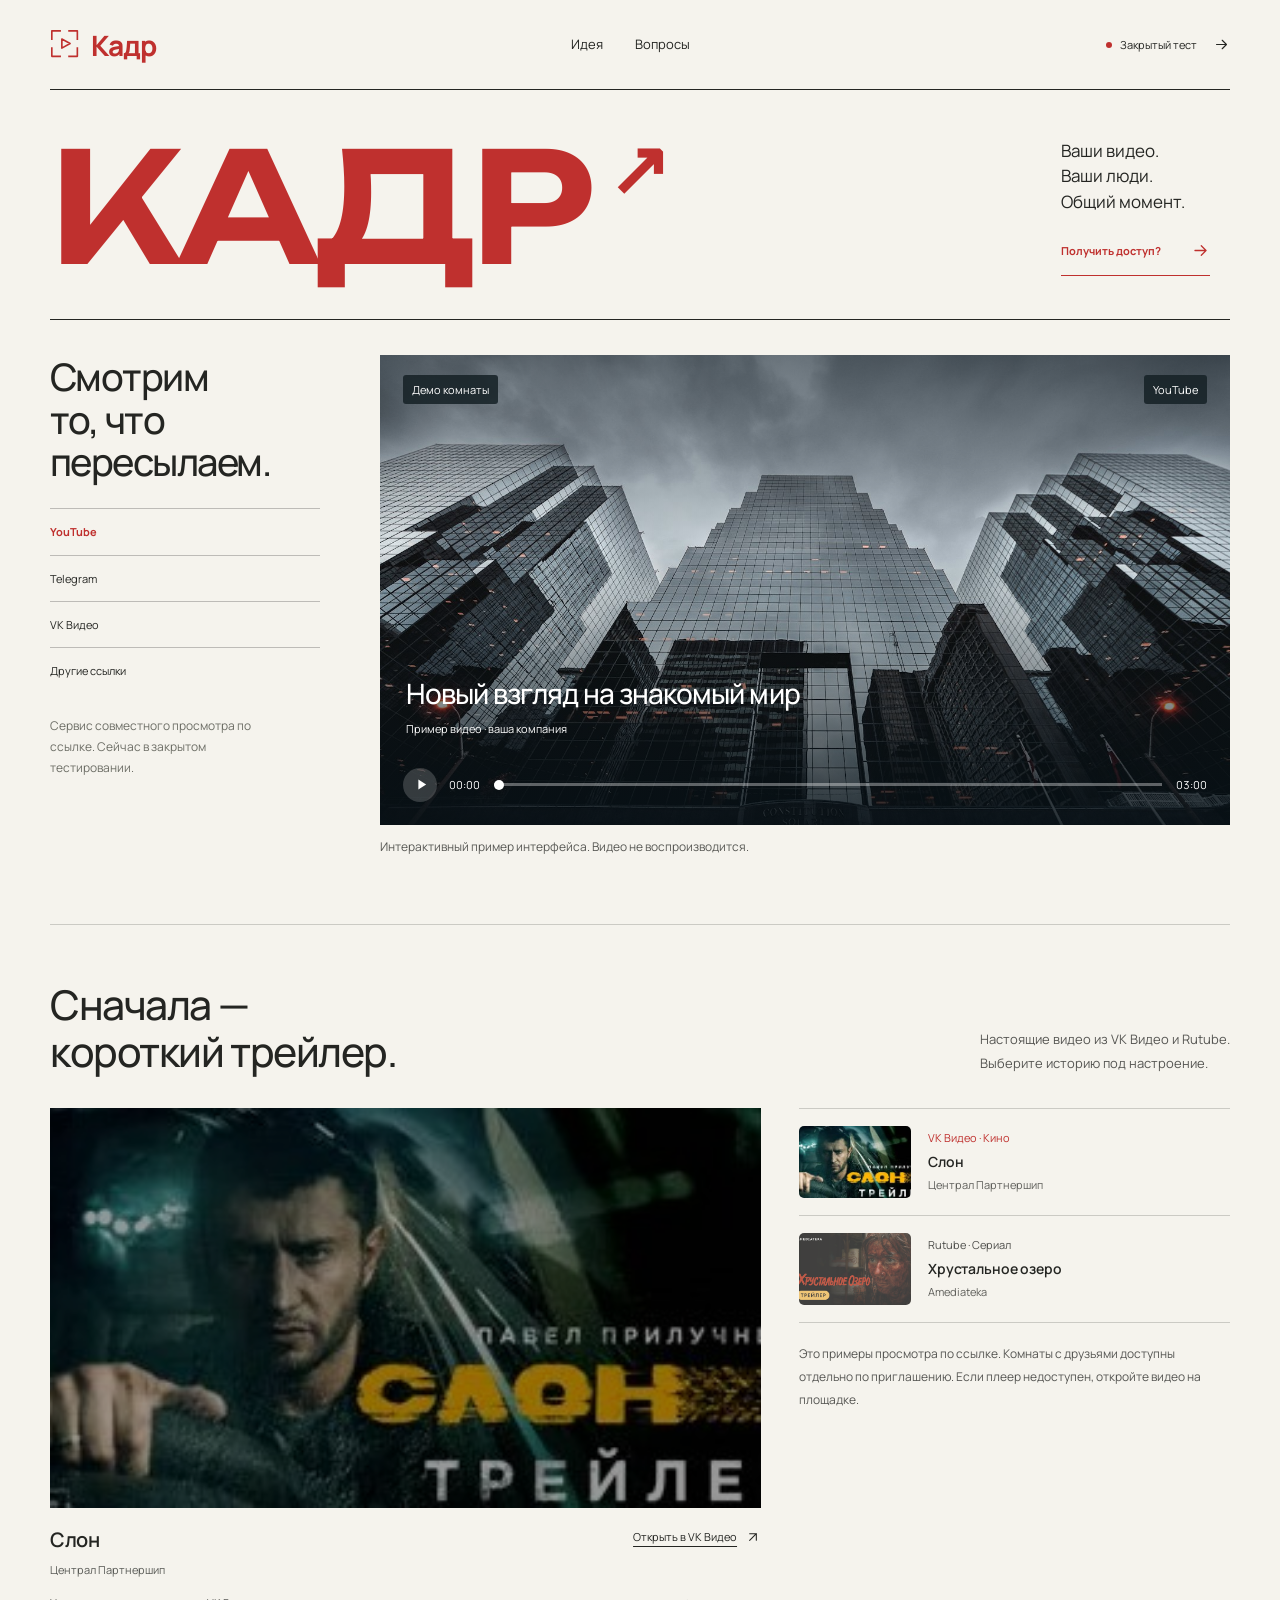
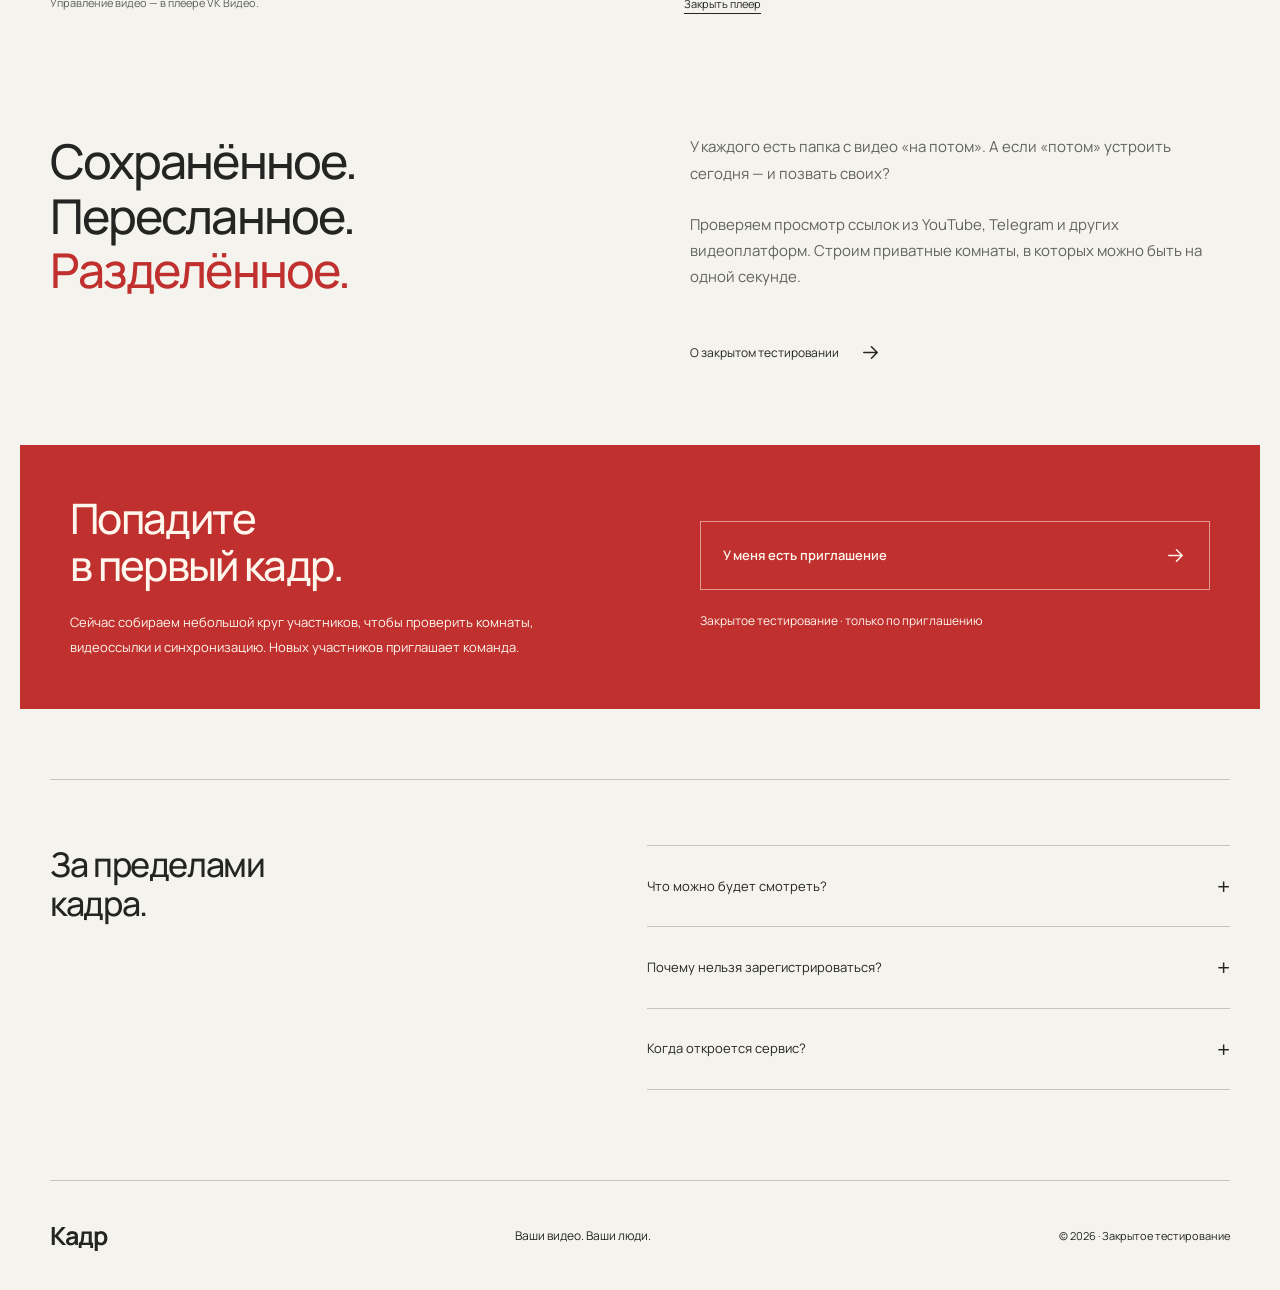
<file: site/variants/5/index.html>
<!doctype html><html lang="ru" class="brand-kadr" style="--bg:#f5f3ed;--fg:#242522;--accent:#bf302e"><head><meta charset="utf-8"><meta name="viewport" content="width=device-width,initial-scale=1"><meta name="description" content="Ваши видео. Ваши люди. Совместный просмотр видео из YouTube, Telegram и других платформ. Закрытое тестирование, вход по приглашению."><meta name="theme-color" content="#f5f3ed"><title>Кадр — смотрите видео по ссылке вместе</title><link rel="icon" href="../../assets/brands/kadr.svg"><link rel="stylesheet" href="../../assets/brands.css"><script defer src="../../assets/brands.js"></script><link rel="stylesheet" href="../../assets/video-samples.css"><script defer src="../../assets/video-samples.js"></script></head><body><a class="skip" href="#main">К содержимому</a><header class="brand-header wrap"><a class="wordmark" href="#"><svg viewBox="0 0 34 34" fill="none" stroke="currentColor" stroke-width="1.8" stroke-linejoin="round" aria-hidden="true"><path d="M2 12V2h10m8 0h10v10M2 20v10h10m8 0h10V20"/><path d="m13 11 9 5-9 5Z"/></svg><span>Кадр</span></a><nav aria-label="Навигация"><a href="#about">Идея</a><a href="#questions">Вопросы</a></nav><a class="beta" href="#access"><span></span>Закрытый тест <svg viewBox="0 0 24 24" fill="none" aria-hidden="true"><path d="M5 12h14m-6-6 6 6-6 6" stroke="currentColor" stroke-width="1.6" stroke-linecap="round" stroke-linejoin="round"/></svg></a></header><main id="main"><section class="kadr-hero wrap"><div class="kadr-masthead"><h1>КАДР<span>↗</span></h1><div><p>Ваши видео.<br>Ваши люди.<br>Общий момент.</p><a class="cta " href="#invite">Получить доступ? <svg viewBox="0 0 24 24" fill="none" aria-hidden="true"><path d="M5 12h14m-6-6 6 6-6 6" stroke="currentColor" stroke-width="1.6" stroke-linecap="round" stroke-linejoin="round"/></svg></a></div></div><div class="kadr-grid"><aside><h2>Смотрим<br>то, что<br>пересылаем.</h2><div class="sources-picker " role="group" aria-label="Источник в примере комнаты"><button type="button" data-source="YouTube" aria-pressed="true">YouTube</button><button type="button" data-source="Telegram" aria-pressed="false">Telegram</button><button type="button" data-source="VK Видео" aria-pressed="false">VK Видео</button><button type="button" data-source="Другие ссылки" aria-pressed="false">Другие ссылки</button></div><p>Сервис совместного просмотра по ссылке. Сейчас в закрытом тестировании.</p></aside><div><div class="video-preview " id="preview"><img class="" src="../../assets/brands/kadr.jpg" alt="Пейзаж для демонстрации совместного просмотра" width="1440" height="960" fetchpriority="high"><div class="video-shade"></div><div class="video-top"><span>Демо комнаты</span><span data-source-label>YouTube</span></div><div class="video-caption"><p class="preview-title">Новый взгляд на знакомый мир</p><span>Пример видео · ваша компания</span></div><div class="video-controls"><button type="button" data-demo-play aria-label="Запустить демонстрацию" aria-pressed="false"><svg viewBox="0 0 24 24" aria-hidden="true"><path d="m9 5 11 7-11 7Z" fill="currentColor"/></svg></button><span data-clock>00:00</span><input type="range" min="0" max="180" value="0" data-demo-seek aria-label="Позиция в демонстрации"><span>03:00</span></div></div><p class="demo-note">Интерактивный пример интерфейса. Видео не воспроизводится.</p></div></div></section><section class="watch-samples wrap" id="examples" aria-labelledby="samples-title"><div class="samples-heading"><h2 id="samples-title">Сначала —<br>короткий трейлер.</h2><p>Настоящие видео из VK Видео и Rutube.<br>Выберите историю под настроение.</p></div><div class="samples-layout"><div class="sample-main"><div class="sample-screen"><img class="sample-poster" src="../../assets/media/05-vk.jpg" alt="Обложка трейлера «Слон»" width="960" height="540" loading="lazy"><button class="sample-start" type="button"><svg viewBox="0 0 24 24" aria-hidden="true"><path d="m9 5 11 7-11 7Z" fill="currentColor"/></svg><span>Смотреть в плеере VK Видео</span></button><div class="sample-iframe-slot"></div></div><div class="sample-meta"><div><h3 class="sample-active-title">Слон</h3><p class="sample-active-author">Централ Партнершип</p></div><a class="sample-open" href="https://vkvideo.ru/video-23900316_456242796" target="_blank" rel="noopener noreferrer">Открыть в VK Видео<svg viewBox="0 0 24 24" fill="none" aria-hidden="true"><path d="M7 17 17 7M7 7h10v10" stroke="currentColor" stroke-width="1.6" stroke-linecap="round" stroke-linejoin="round"/></svg></a></div><div class="sample-status-row"><p class="sample-status" role="status">Автозапуск без звука. Включить звук можно в плеере.</p><button class="sample-stop" type="button" hidden>Закрыть плеер</button></div></div><div class="sample-list" role="group" aria-label="Выбрать трейлер"><button type="button" class="sample-choice" data-sample-index="0" aria-pressed="true"><img src="../../assets/media/05-vk.jpg" alt="" width="160" height="90" loading="lazy"><span><span class="sample-provider">VK Видео · Кино</span><strong>Слон</strong><span class="sample-author">Централ Партнершип</span></span></button><button type="button" class="sample-choice" data-sample-index="1" aria-pressed="false"><img src="../../assets/media/05-rutube.jpg" alt="" width="160" height="90" loading="lazy"><span><span class="sample-provider">Rutube · Сериал</span><strong>Хрустальное озеро</strong><span class="sample-author">Amediateka</span></span></button><p class="sample-explainer">Это примеры просмотра по ссылке. Комнаты с друзьями доступны отдельно по приглашению. Если плеер недоступен, откройте видео на площадке.</p></div></div><script type="application/json" data-sample-catalog>[{"landing": 5, "provider": "VK Видео", "title": "Слон", "kind": "Кино", "author": "Централ Партнершип", "url": "https://vkvideo.ru/video-23900316_456242796", "embed": "https://vkvideo.ru/video_ext.php?autoplay=0&hash=2b444fd757b1af484b&id=456242796&loop=0&oid=-23900316", "poster": "../../assets/media/05-vk.jpg", "source": "https://vkvideo.ru/video-23900316_456242796", "thumbnailSource": "https://avatars.mds.yandex.net/get-vthumb/1532289/ac466745098fb9a39b77c1284462bf3b/564x318_1", "duration": 94}, {"landing": 5, "provider": "Rutube", "title": "Хрустальное озеро", "kind": "Сериал", "author": "Amediateka", "url": "https://rutube.ru/video/621aa9e48b11d357637ec4fc493bd115/", "embed": "https://rutube.ru/play/embed/621aa9e48b11d357637ec4fc493bd115/", "poster": "../../assets/media/05-rutube.jpg", "source": "https://rutube.ru/u/amediateka/", "thumbnailSource": "https://pic.rtbcdn.ru/video/2026-09-16/ae/f2/aef2487c2321b5a84d0dce49a8c0f467.jpg", "duration": 142}]</script></section><section class="kadr-editorial wrap" id="about"><h2>Сохранённое.<br>Пересланное.<br><em>Разделённое.</em></h2><div><p>У каждого есть папка с видео «на потом». А если «потом» устроить сегодня — и позвать своих?</p><p>Проверяем просмотр ссылок из YouTube, Telegram и других видеоплатформ. Строим приватные комнаты, в которых можно быть на одной секунде.</p><a class="plain-link" href="#access">О закрытом тестировании <svg viewBox="0 0 24 24" fill="none" aria-hidden="true"><path d="M5 12h14m-6-6 6 6-6 6" stroke="currentColor" stroke-width="1.6" stroke-linecap="round" stroke-linejoin="round"/></svg></a></div></section><div class="wrap"><section class="invitation" id="access"><div><h2>Попадите<br>в первый кадр.</h2><p>Сейчас собираем небольшой круг участников, чтобы проверить комнаты, видеоссылки и синхронизацию. Новых участников приглашает команда.</p></div><div class="invite-action"><details id="invite"><summary>У меня есть приглашение <svg viewBox="0 0 24 24" fill="none" aria-hidden="true"><path d="M5 12h14m-6-6 6 6-6 6" stroke="currentColor" stroke-width="1.6" stroke-linecap="round" stroke-linejoin="round"/></svg></summary><p>Откройте персональную ссылку, которую прислала команда Кадр. На этом лендинге нет формы входа или регистрации.</p></details><p class="access-note">Закрытое тестирование · только по приглашению</p></div></section><div class="questions" id="questions"><h2>За пределами<br>кадра.</h2><div><details><summary>Что можно будет смотреть?</summary><p>В закрытом тесте проверяем просмотр по ссылкам из YouTube, Telegram, VK Видео и других видеоплатформ. Доступность зависит от источника и доступа к оригиналу. Собственного каталога фильмов у Кадр нет.</p></details><details><summary>Почему нельзя зарегистрироваться?</summary><p>Сервис проходит закрытое тестирование. Новых участников приглашает команда проекта. Публичной регистрации и активации кодов на этой странице нет.</p></details><details><summary>Когда откроется сервис?</summary><p>Дата общего запуска пока не объявлена. Сначала проверяем основной сценарий и собираем обратную связь участников.</p></details></div></div></div></main><footer class="brand-footer wrap"><a href="#" class="footer-name">Кадр</a><span>Ваши видео. Ваши люди.</span><span>© 2026 · Закрытое тестирование</span></footer></body></html>
</file>
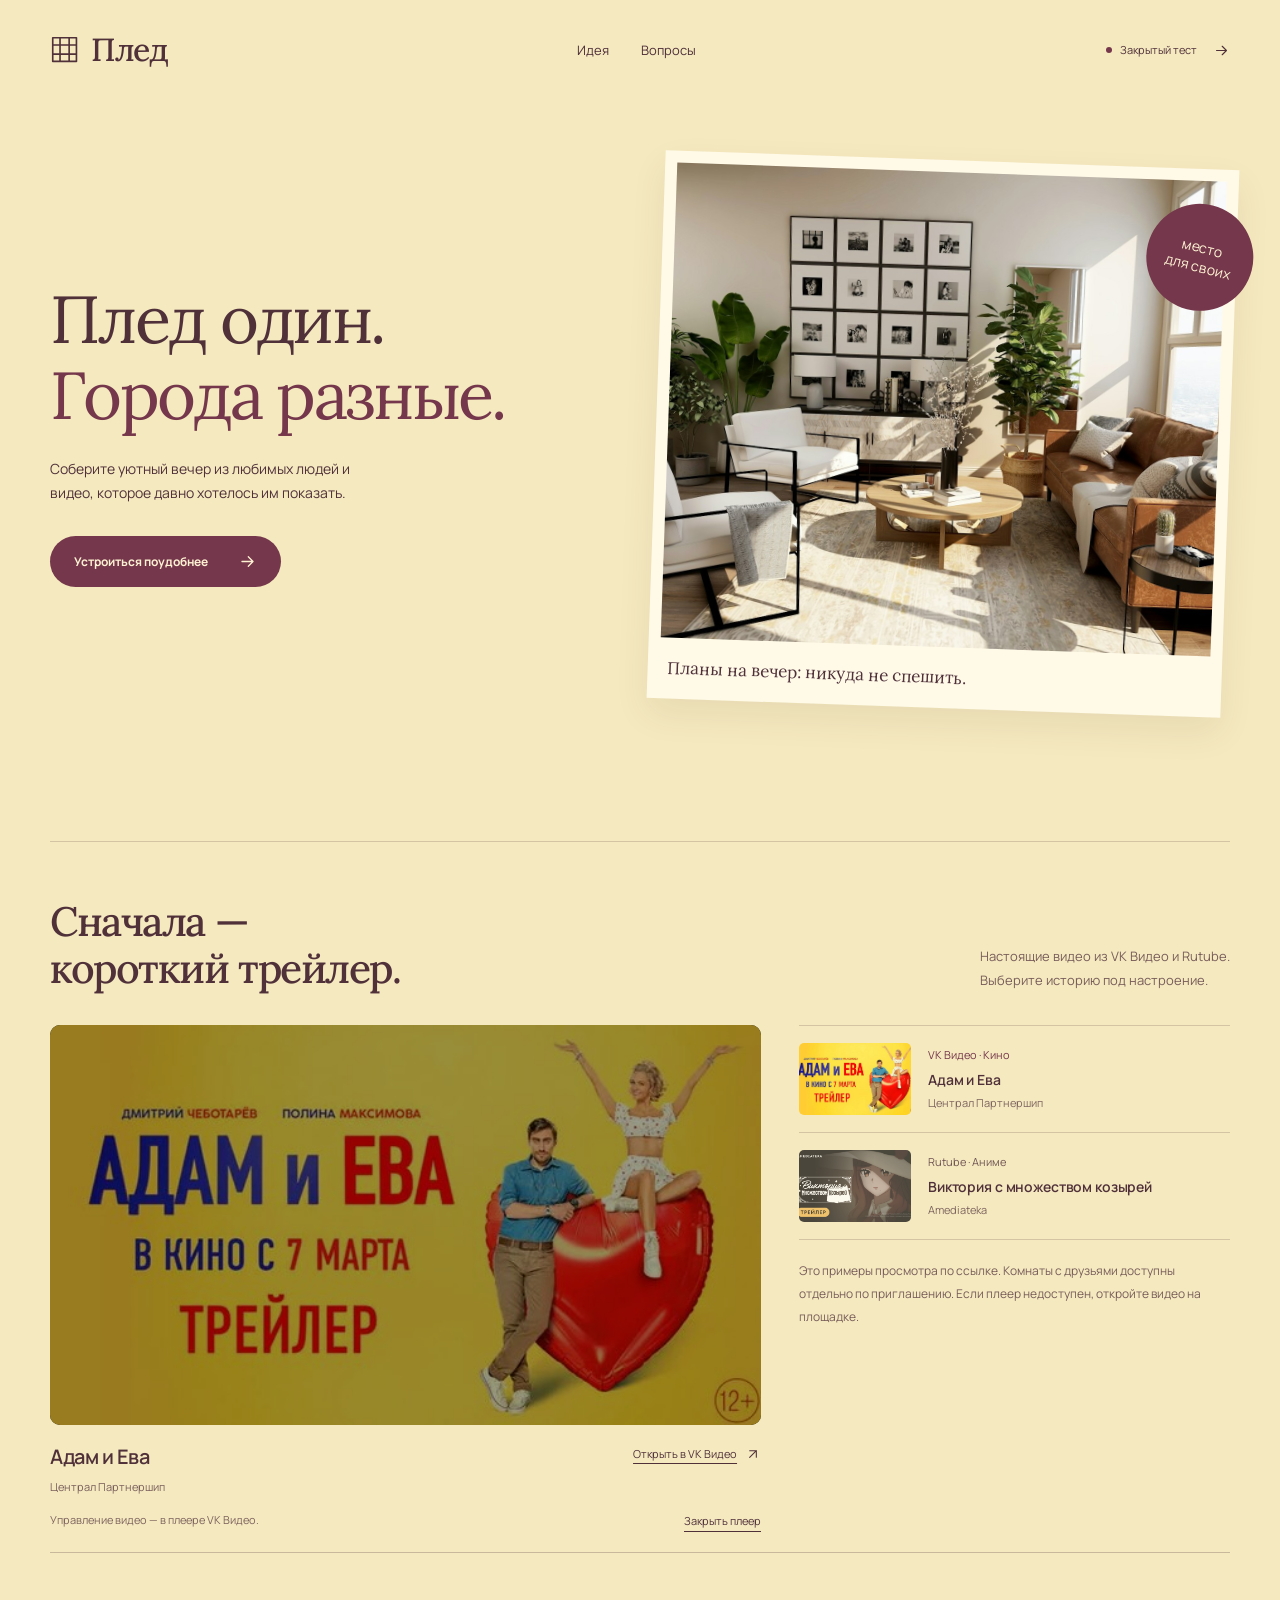
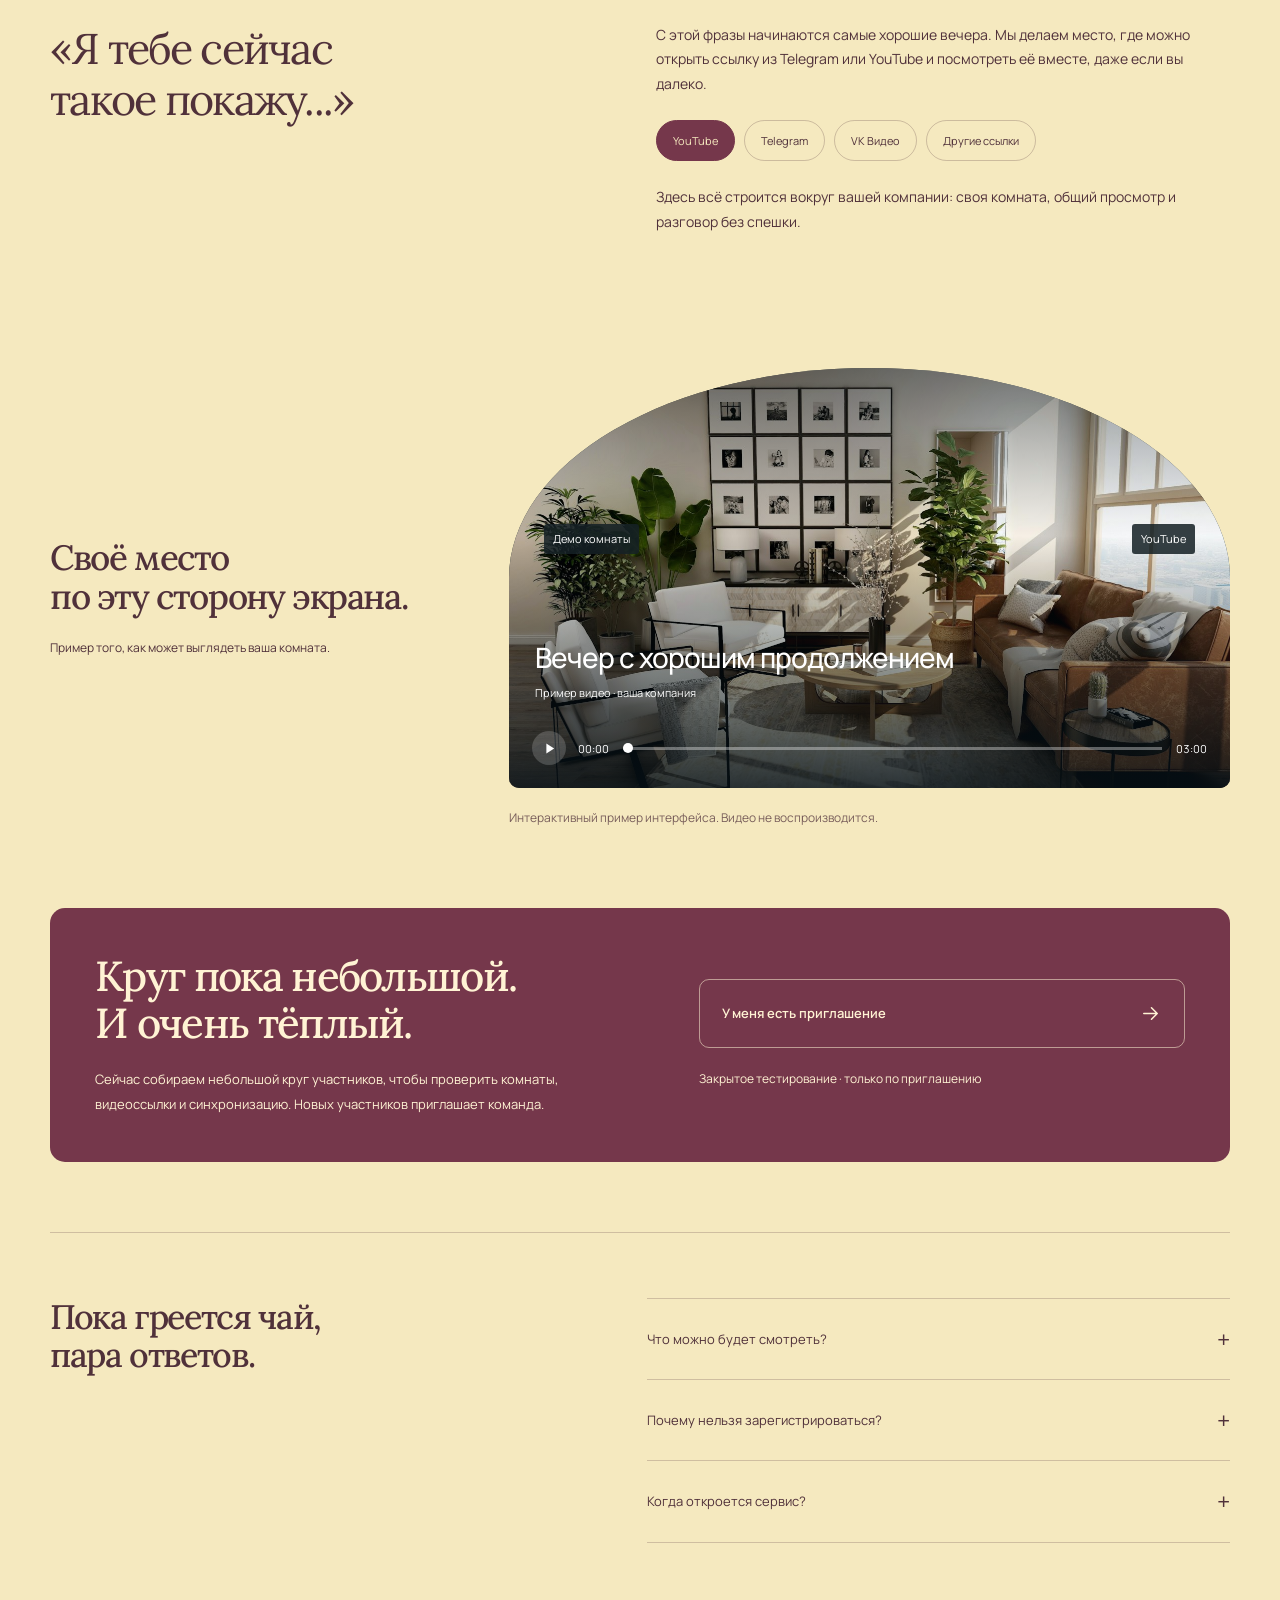
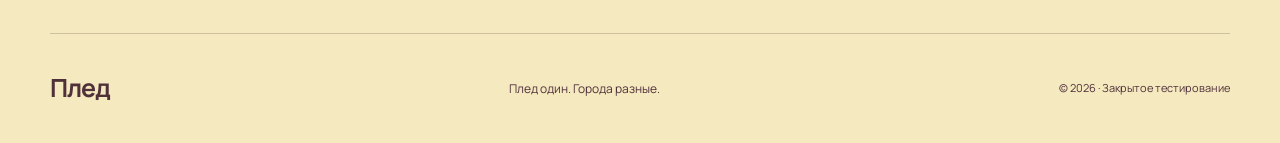
<file: site/variants/6/index.html>
<!doctype html><html lang="ru" class="brand-pled" style="--bg:#f5e9bf;--fg:#50313a;--accent:#75374b"><head><meta charset="utf-8"><meta name="viewport" content="width=device-width,initial-scale=1"><meta name="description" content="Плед один. Города разные. Совместный просмотр видео из YouTube, Telegram и других платформ. Закрытое тестирование, вход по приглашению."><meta name="theme-color" content="#f5e9bf"><title>Плед — смотрите видео по ссылке вместе</title><link rel="icon" href="../../assets/brands/pled.svg"><link rel="stylesheet" href="../../assets/brands.css"><script defer src="../../assets/brands.js"></script><link rel="stylesheet" href="../../assets/video-samples.css"><script defer src="../../assets/video-samples.js"></script></head><body><a class="skip" href="#main">К содержимому</a><header class="brand-header wrap"><a class="wordmark" href="#"><svg viewBox="0 0 34 34" fill="none" stroke="currentColor" stroke-width="1.8" stroke-linejoin="round" aria-hidden="true"><path d="M3 3h26v26H3zM3 11h26M3 21h26M11 3v26M21 3v26"/></svg><span>Плед</span></a><nav aria-label="Навигация"><a href="#about">Идея</a><a href="#questions">Вопросы</a></nav><a class="beta" href="#access"><span></span>Закрытый тест <svg viewBox="0 0 24 24" fill="none" aria-hidden="true"><path d="M5 12h14m-6-6 6 6-6 6" stroke="currentColor" stroke-width="1.6" stroke-linecap="round" stroke-linejoin="round"/></svg></a></header><main id="main"><section class="pled-hero wrap"><div class="pled-type"><h1>Плед один.<br><em>Города разные.</em></h1><p>Соберите уютный вечер из любимых людей и видео, которое давно хотелось им показать.</p><a class="cta " href="#invite">Устроиться поудобнее <svg viewBox="0 0 24 24" fill="none" aria-hidden="true"><path d="M5 12h14m-6-6 6 6-6 6" stroke="currentColor" stroke-width="1.6" stroke-linecap="round" stroke-linejoin="round"/></svg></a></div><div class="pled-picture"><img class="" src="../../assets/brands/pled.jpg" alt="Тёплая атмосфера домашнего вечера" width="1440" height="960" fetchpriority="high"><span class="pled-sticker">место<br>для своих</span><span class="pled-caption">Планы на вечер: никуда не спешить.</span></div></section><section class="watch-samples wrap" id="examples" aria-labelledby="samples-title"><div class="samples-heading"><h2 id="samples-title">Сначала —<br>короткий трейлер.</h2><p>Настоящие видео из VK Видео и Rutube.<br>Выберите историю под настроение.</p></div><div class="samples-layout"><div class="sample-main"><div class="sample-screen"><img class="sample-poster" src="../../assets/media/06-vk.jpg" alt="Обложка трейлера «Адам и Ева»" width="960" height="540" loading="lazy"><button class="sample-start" type="button"><svg viewBox="0 0 24 24" aria-hidden="true"><path d="m9 5 11 7-11 7Z" fill="currentColor"/></svg><span>Смотреть в плеере VK Видео</span></button><div class="sample-iframe-slot"></div></div><div class="sample-meta"><div><h3 class="sample-active-title">Адам и Ева</h3><p class="sample-active-author">Централ Партнершип</p></div><a class="sample-open" href="https://vkvideo.ru/video-23900316_456243924" target="_blank" rel="noopener noreferrer">Открыть в VK Видео<svg viewBox="0 0 24 24" fill="none" aria-hidden="true"><path d="M7 17 17 7M7 7h10v10" stroke="currentColor" stroke-width="1.6" stroke-linecap="round" stroke-linejoin="round"/></svg></a></div><div class="sample-status-row"><p class="sample-status" role="status">Автозапуск без звука. Включить звук можно в плеере.</p><button class="sample-stop" type="button" hidden>Закрыть плеер</button></div></div><div class="sample-list" role="group" aria-label="Выбрать трейлер"><button type="button" class="sample-choice" data-sample-index="0" aria-pressed="true"><img src="../../assets/media/06-vk.jpg" alt="" width="160" height="90" loading="lazy"><span><span class="sample-provider">VK Видео · Кино</span><strong>Адам и Ева</strong><span class="sample-author">Централ Партнершип</span></span></button><button type="button" class="sample-choice" data-sample-index="1" aria-pressed="false"><img src="../../assets/media/06-rutube.jpg" alt="" width="160" height="90" loading="lazy"><span><span class="sample-provider">Rutube · Аниме</span><strong>Виктория с множеством козырей</strong><span class="sample-author">Amediateka</span></span></button><p class="sample-explainer">Это примеры просмотра по ссылке. Комнаты с друзьями доступны отдельно по приглашению. Если плеер недоступен, откройте видео на площадке.</p></div></div><script type="application/json" data-sample-catalog>[{"landing": 6, "provider": "VK Видео", "title": "Адам и Ева", "kind": "Кино", "author": "Централ Партнершип", "url": "https://vkvideo.ru/video-23900316_456243924", "embed": "https://vkvideo.ru/video_ext.php?autoplay=0&hash=e595dd37a478faba43&id=456243924&loop=0&oid=-23900316", "poster": "../../assets/media/06-vk.jpg", "source": "https://vkvideo.ru/video-23900316_456243924", "thumbnailSource": "https://avatars.mds.yandex.net/get-vthumb/1024302/4a745b2de9a27daaa1c4ff721d46986a/564x318_1", "duration": 121}, {"landing": 6, "provider": "Rutube", "title": "Виктория с множеством козырей", "kind": "Аниме", "author": "Amediateka", "url": "https://rutube.ru/video/a122740f23637b2bb9d970652ed7ea49/", "embed": "https://rutube.ru/play/embed/a122740f23637b2bb9d970652ed7ea49/", "poster": "../../assets/media/06-rutube.jpg", "source": "https://rutube.ru/u/amediateka/", "thumbnailSource": "https://pic.rtbcdn.ru/video/2026-08-05/b8/d9/b8d9274d6b3c2fb55ca6d118c493c8ab.jpg", "duration": 101}]</script></section><section class="pled-letter wrap" id="about"><h2>«Я тебе сейчас<br>такое покажу...»</h2><div><p>С этой фразы начинаются самые хорошие вечера. Мы делаем место, где можно открыть ссылку из Telegram или YouTube и посмотреть её вместе, даже если вы далеко.</p><div class="sources-picker " role="group" aria-label="Источник в примере комнаты"><button type="button" data-source="YouTube" aria-pressed="true">YouTube</button><button type="button" data-source="Telegram" aria-pressed="false">Telegram</button><button type="button" data-source="VK Видео" aria-pressed="false">VK Видео</button><button type="button" data-source="Другие ссылки" aria-pressed="false">Другие ссылки</button></div><p>Здесь всё строится вокруг вашей компании: своя комната, общий просмотр и разговор без спешки.</p></div></section><section class="pled-demo wrap"><div><h2>Своё место<br>по эту сторону экрана.</h2><p>Пример того, как может выглядеть ваша комната.</p></div><div><div class="video-preview " id="preview"><img class="" src="../../assets/brands/pled.jpg" alt="Пейзаж для демонстрации совместного просмотра" width="1440" height="960" fetchpriority="high"><div class="video-shade"></div><div class="video-top"><span>Демо комнаты</span><span data-source-label>YouTube</span></div><div class="video-caption"><p class="preview-title">Вечер с хорошим продолжением</p><span>Пример видео · ваша компания</span></div><div class="video-controls"><button type="button" data-demo-play aria-label="Запустить демонстрацию" aria-pressed="false"><svg viewBox="0 0 24 24" aria-hidden="true"><path d="m9 5 11 7-11 7Z" fill="currentColor"/></svg></button><span data-clock>00:00</span><input type="range" min="0" max="180" value="0" data-demo-seek aria-label="Позиция в демонстрации"><span>03:00</span></div></div><p class="demo-note">Интерактивный пример интерфейса. Видео не воспроизводится.</p></div></section><div class="wrap"><section class="invitation" id="access"><div><h2>Круг пока небольшой.<br>И очень тёплый.</h2><p>Сейчас собираем небольшой круг участников, чтобы проверить комнаты, видеоссылки и синхронизацию. Новых участников приглашает команда.</p></div><div class="invite-action"><details id="invite"><summary>У меня есть приглашение <svg viewBox="0 0 24 24" fill="none" aria-hidden="true"><path d="M5 12h14m-6-6 6 6-6 6" stroke="currentColor" stroke-width="1.6" stroke-linecap="round" stroke-linejoin="round"/></svg></summary><p>Откройте персональную ссылку, которую прислала команда Плед. На этом лендинге нет формы входа или регистрации.</p></details><p class="access-note">Закрытое тестирование · только по приглашению</p></div></section><div class="questions" id="questions"><h2>Пока греется чай,<br>пара ответов.</h2><div><details><summary>Что можно будет смотреть?</summary><p>В закрытом тесте проверяем просмотр по ссылкам из YouTube, Telegram, VK Видео и других видеоплатформ. Доступность зависит от источника и доступа к оригиналу. Собственного каталога фильмов у Плед нет.</p></details><details><summary>Почему нельзя зарегистрироваться?</summary><p>Сервис проходит закрытое тестирование. Новых участников приглашает команда проекта. Публичной регистрации и активации кодов на этой странице нет.</p></details><details><summary>Когда откроется сервис?</summary><p>Дата общего запуска пока не объявлена. Сначала проверяем основной сценарий и собираем обратную связь участников.</p></details></div></div></div></main><footer class="brand-footer wrap"><a href="#" class="footer-name">Плед</a><span>Плед один. Города разные.</span><span>© 2026 · Закрытое тестирование</span></footer></body></html>
</file>
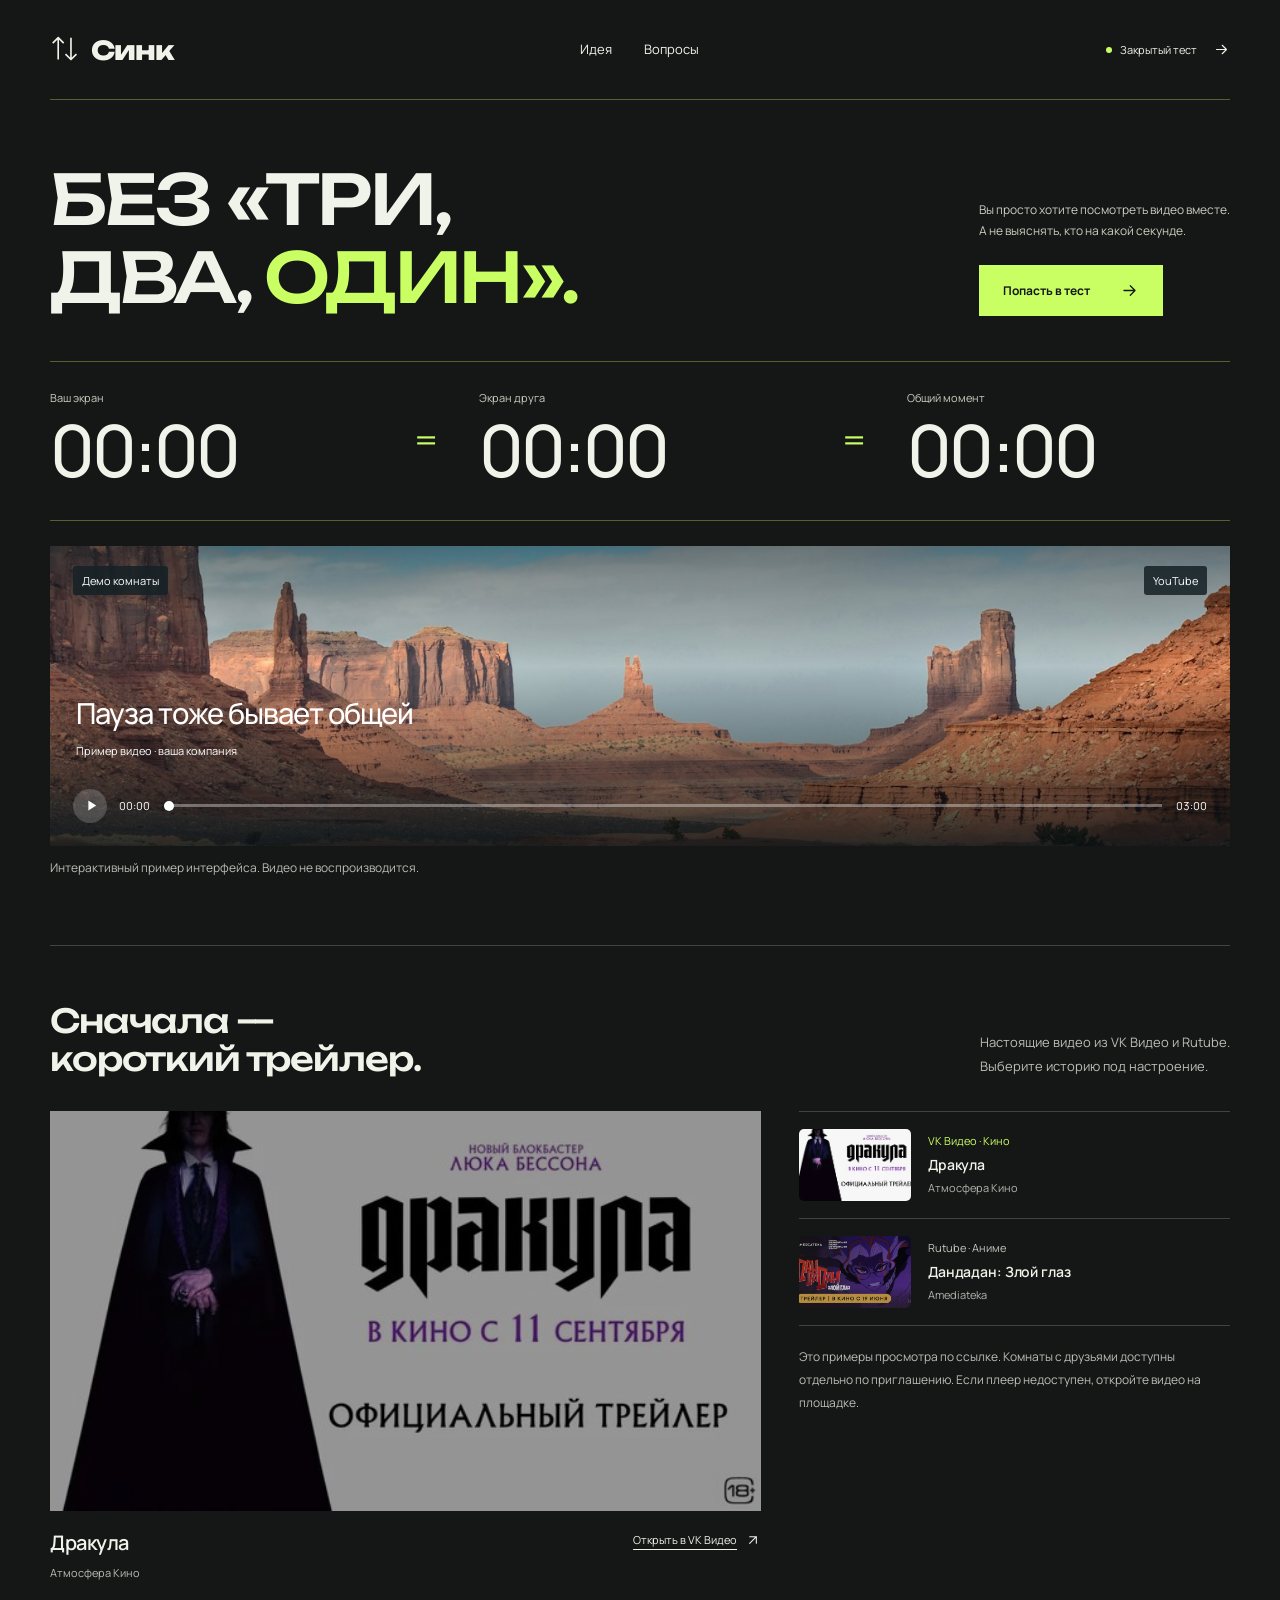
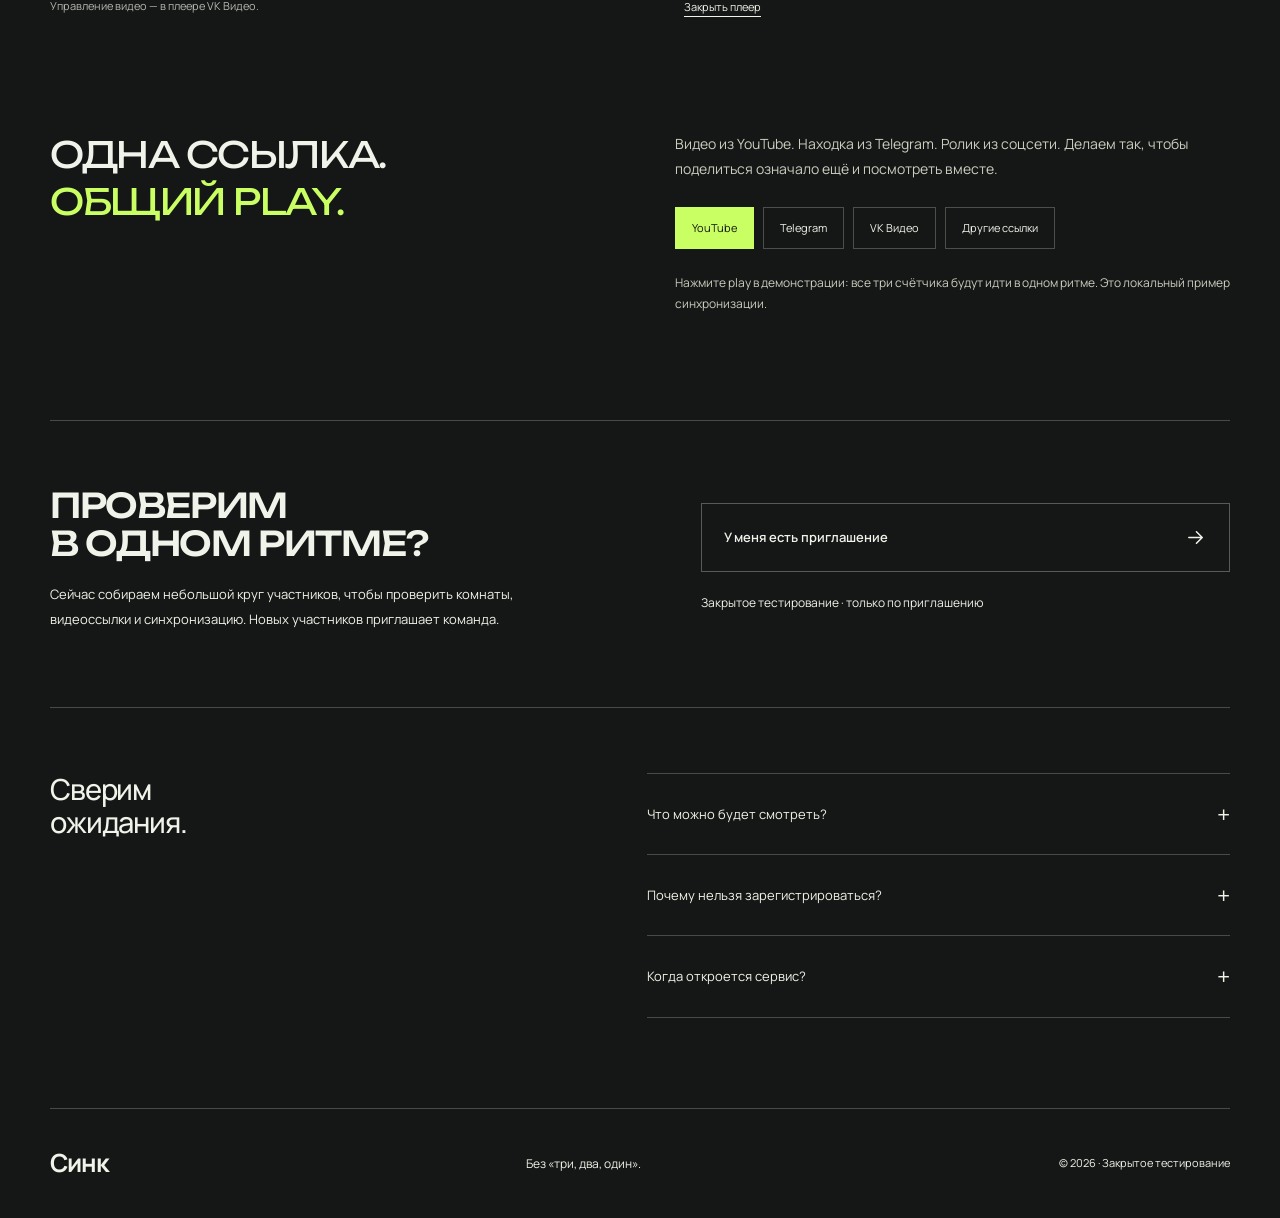
<file: site/variants/7/index.html>
<!doctype html><html lang="ru" class="brand-sync" style="--bg:#151716;--fg:#f0f3e9;--accent:#c9ff63"><head><meta charset="utf-8"><meta name="viewport" content="width=device-width,initial-scale=1"><meta name="description" content="Без «три, два, один». Совместный просмотр видео из YouTube, Telegram и других платформ. Закрытое тестирование, вход по приглашению."><meta name="theme-color" content="#151716"><title>Синк — смотрите видео по ссылке вместе</title><link rel="icon" href="../../assets/brands/sync.svg"><link rel="stylesheet" href="../../assets/brands.css"><script defer src="../../assets/brands.js"></script><link rel="stylesheet" href="../../assets/video-samples.css"><script defer src="../../assets/video-samples.js"></script></head><body><a class="skip" href="#main">К содержимому</a><header class="brand-header wrap"><a class="wordmark" href="#"><svg viewBox="0 0 34 34" fill="none" stroke="currentColor" stroke-width="1.8" stroke-linejoin="round" aria-hidden="true"><path d="m3 10 6-6 6 6M9 4v24m8-6 6 6 6-6M23 28V4"/></svg><span>Синк</span></a><nav aria-label="Навигация"><a href="#about">Идея</a><a href="#questions">Вопросы</a></nav><a class="beta" href="#access"><span></span>Закрытый тест <svg viewBox="0 0 24 24" fill="none" aria-hidden="true"><path d="M5 12h14m-6-6 6 6-6 6" stroke="currentColor" stroke-width="1.6" stroke-linecap="round" stroke-linejoin="round"/></svg></a></header><main id="main"><section class="sync-hero wrap"><div class="sync-top"><h1>БЕЗ «ТРИ,<br>ДВА, <em>ОДИН».</em></h1><div><p>Вы просто хотите посмотреть видео вместе.<br>А не выяснять, кто на какой секунде.</p><a class="cta " href="#invite">Попасть в тест <svg viewBox="0 0 24 24" fill="none" aria-hidden="true"><path d="M5 12h14m-6-6 6 6-6 6" stroke="currentColor" stroke-width="1.6" stroke-linecap="round" stroke-linejoin="round"/></svg></a></div></div><div class="sync-timers" aria-label="Демонстрация общей позиции"><div><span>Ваш экран</span><b data-clock>00:00</b></div><span class="sync-equal">=</span><div><span>Экран друга</span><b data-clock>00:00</b></div><span class="sync-equal">=</span><div><span>Общий момент</span><b data-clock>00:00</b></div></div><div class="video-preview sync-panorama" id="preview"><img class="" src="../../assets/brands/sync.jpg" alt="Пейзаж для демонстрации совместного просмотра" width="1440" height="960" fetchpriority="high"><div class="video-shade"></div><div class="video-top"><span>Демо комнаты</span><span data-source-label>YouTube</span></div><div class="video-caption"><p class="preview-title">Пауза тоже бывает общей</p><span>Пример видео · ваша компания</span></div><div class="video-controls"><button type="button" data-demo-play aria-label="Запустить демонстрацию" aria-pressed="false"><svg viewBox="0 0 24 24" aria-hidden="true"><path d="m9 5 11 7-11 7Z" fill="currentColor"/></svg></button><span data-clock>00:00</span><input type="range" min="0" max="180" value="0" data-demo-seek aria-label="Позиция в демонстрации"><span>03:00</span></div></div><p class="demo-note">Интерактивный пример интерфейса. Видео не воспроизводится.</p></section><section class="watch-samples wrap" id="examples" aria-labelledby="samples-title"><div class="samples-heading"><h2 id="samples-title">Сначала —<br>короткий трейлер.</h2><p>Настоящие видео из VK Видео и Rutube.<br>Выберите историю под настроение.</p></div><div class="samples-layout"><div class="sample-main"><div class="sample-screen"><img class="sample-poster" src="../../assets/media/07-vk.jpg" alt="Обложка трейлера «Дракула»" width="960" height="540" loading="lazy"><button class="sample-start" type="button"><svg viewBox="0 0 24 24" aria-hidden="true"><path d="m9 5 11 7-11 7Z" fill="currentColor"/></svg><span>Смотреть в плеере VK Видео</span></button><div class="sample-iframe-slot"></div></div><div class="sample-meta"><div><h3 class="sample-active-title">Дракула</h3><p class="sample-active-author">Атмосфера Кино</p></div><a class="sample-open" href="https://vkvideo.ru/video-215783732_456241479" target="_blank" rel="noopener noreferrer">Открыть в VK Видео<svg viewBox="0 0 24 24" fill="none" aria-hidden="true"><path d="M7 17 17 7M7 7h10v10" stroke="currentColor" stroke-width="1.6" stroke-linecap="round" stroke-linejoin="round"/></svg></a></div><div class="sample-status-row"><p class="sample-status" role="status">Автозапуск без звука. Включить звук можно в плеере.</p><button class="sample-stop" type="button" hidden>Закрыть плеер</button></div></div><div class="sample-list" role="group" aria-label="Выбрать трейлер"><button type="button" class="sample-choice" data-sample-index="0" aria-pressed="true"><img src="../../assets/media/07-vk.jpg" alt="" width="160" height="90" loading="lazy"><span><span class="sample-provider">VK Видео · Кино</span><strong>Дракула</strong><span class="sample-author">Атмосфера Кино</span></span></button><button type="button" class="sample-choice" data-sample-index="1" aria-pressed="false"><img src="../../assets/media/07-rutube.jpg" alt="" width="160" height="90" loading="lazy"><span><span class="sample-provider">Rutube · Аниме</span><strong>Дандадан: Злой глаз</strong><span class="sample-author">Amediateka</span></span></button><p class="sample-explainer">Это примеры просмотра по ссылке. Комнаты с друзьями доступны отдельно по приглашению. Если плеер недоступен, откройте видео на площадке.</p></div></div><script type="application/json" data-sample-catalog>[{"landing": 7, "provider": "VK Видео", "title": "Дракула", "kind": "Кино", "author": "Атмосфера Кино", "url": "https://vkvideo.ru/video-215783732_456241479", "embed": "https://vkvideo.ru/video_ext.php?autoplay=0&hash=7caa93cde61c45d610&id=456241479&loop=0&oid=-215783732", "poster": "../../assets/media/07-vk.jpg", "source": "https://vkvideo.ru/video-215783732_456241479", "thumbnailSource": "https://avatars.mds.yandex.net/get-vthumb/2351494/0e2ac9dea08b7d53efa586eed0a2c852/564x318_1", "duration": 122}, {"landing": 7, "provider": "Rutube", "title": "Дандадан: Злой глаз", "kind": "Аниме", "author": "Amediateka", "url": "https://rutube.ru/video/b739485a9e67bdc40cd323179bb67249/", "embed": "https://rutube.ru/play/embed/b739485a9e67bdc40cd323179bb67249/", "poster": "../../assets/media/07-rutube.jpg", "source": "https://rutube.ru/u/amediateka/", "thumbnailSource": "https://pic.rtbcdn.ru/video/2025-05-21/71/cd/71cd9b83158fc9ca4ee074cd47853d6c.jpg", "duration": 81}]</script></section><section class="sync-links wrap" id="about"><h2>ОДНА ССЫЛКА.<br><em>ОБЩИЙ PLAY.</em></h2><div><p>Видео из YouTube. Находка из Telegram. Ролик из соцсети. Делаем так, чтобы поделиться означало ещё и посмотреть вместе.</p><div class="sources-picker " role="group" aria-label="Источник в примере комнаты"><button type="button" data-source="YouTube" aria-pressed="true">YouTube</button><button type="button" data-source="Telegram" aria-pressed="false">Telegram</button><button type="button" data-source="VK Видео" aria-pressed="false">VK Видео</button><button type="button" data-source="Другие ссылки" aria-pressed="false">Другие ссылки</button></div><p class="small-copy">Нажмите play в демонстрации: все три счётчика будут идти в одном ритме. Это локальный пример синхронизации.</p></div></section><div class="wrap"><section class="invitation" id="access"><div><h2>ПРОВЕРИМ<br>В ОДНОМ РИТМЕ?</h2><p>Сейчас собираем небольшой круг участников, чтобы проверить комнаты, видеоссылки и синхронизацию. Новых участников приглашает команда.</p></div><div class="invite-action"><details id="invite"><summary>У меня есть приглашение <svg viewBox="0 0 24 24" fill="none" aria-hidden="true"><path d="M5 12h14m-6-6 6 6-6 6" stroke="currentColor" stroke-width="1.6" stroke-linecap="round" stroke-linejoin="round"/></svg></summary><p>Откройте персональную ссылку, которую прислала команда Синк. На этом лендинге нет формы входа или регистрации.</p></details><p class="access-note">Закрытое тестирование · только по приглашению</p></div></section><div class="questions" id="questions"><h2>Сверим<br>ожидания.</h2><div><details><summary>Что можно будет смотреть?</summary><p>В закрытом тесте проверяем просмотр по ссылкам из YouTube, Telegram, VK Видео и других видеоплатформ. Доступность зависит от источника и доступа к оригиналу. Собственного каталога фильмов у Синк нет.</p></details><details><summary>Почему нельзя зарегистрироваться?</summary><p>Сервис проходит закрытое тестирование. Новых участников приглашает команда проекта. Публичной регистрации и активации кодов на этой странице нет.</p></details><details><summary>Когда откроется сервис?</summary><p>Дата общего запуска пока не объявлена. Сначала проверяем основной сценарий и собираем обратную связь участников.</p></details></div></div></div></main><footer class="brand-footer wrap"><a href="#" class="footer-name">Синк</a><span>Без «три, два, один».</span><span>© 2026 · Закрытое тестирование</span></footer></body></html>
</file>
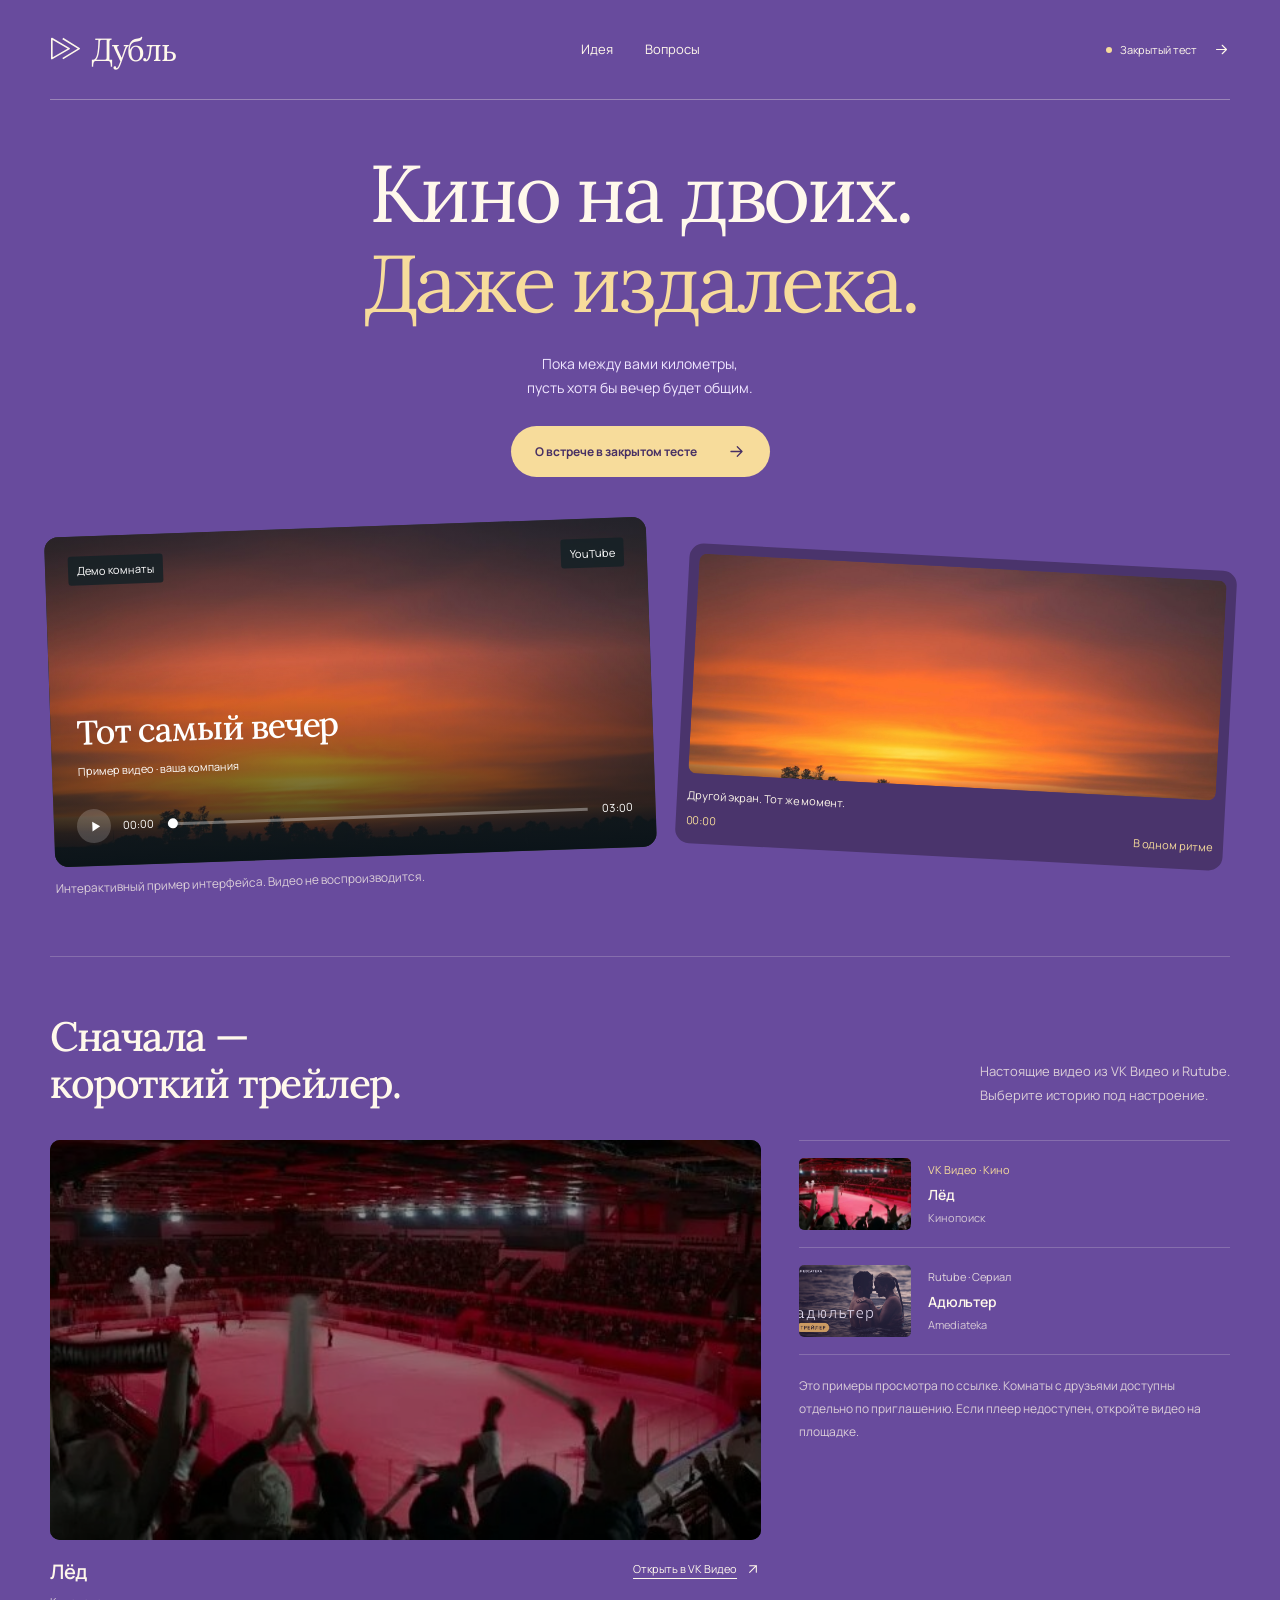
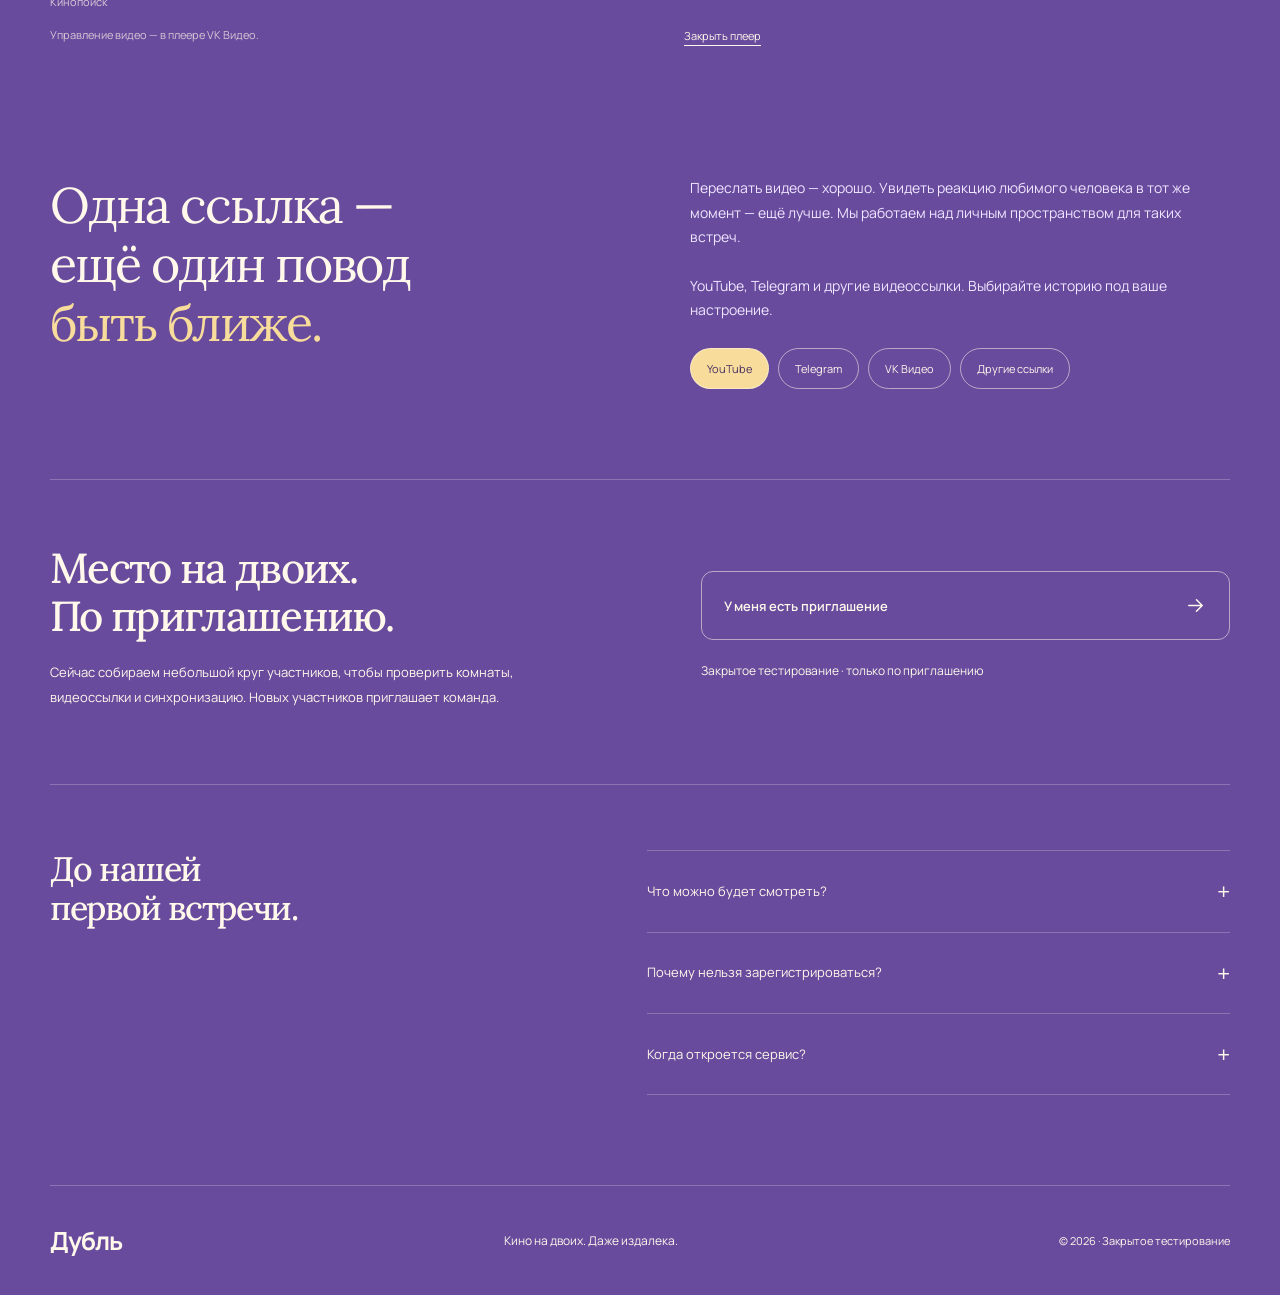
<file: site/variants/8/index.html>
<!doctype html><html lang="ru" class="brand-dubl" style="--bg:#684b9d;--fg:#fff8eb;--accent:#f7dc9b"><head><meta charset="utf-8"><meta name="viewport" content="width=device-width,initial-scale=1"><meta name="description" content="Кино на двоих. Даже издалека. Совместный просмотр видео из YouTube, Telegram и других платформ. Закрытое тестирование, вход по приглашению."><meta name="theme-color" content="#684b9d"><title>Дубль — смотрите видео по ссылке вместе</title><link rel="icon" href="../../assets/brands/dubl.svg"><link rel="stylesheet" href="../../assets/brands.css"><script defer src="../../assets/brands.js"></script><link rel="stylesheet" href="../../assets/video-samples.css"><script defer src="../../assets/video-samples.js"></script></head><body><a class="skip" href="#main">К содержимому</a><header class="brand-header wrap"><a class="wordmark" href="#"><svg viewBox="0 0 34 34" fill="none" stroke="currentColor" stroke-width="1.8" stroke-linejoin="round" aria-hidden="true"><path d="m2 5 19 11L2 27Zm12 0 18 11-18 11"/></svg><span>Дубль</span></a><nav aria-label="Навигация"><a href="#about">Идея</a><a href="#questions">Вопросы</a></nav><a class="beta" href="#access"><span></span>Закрытый тест <svg viewBox="0 0 24 24" fill="none" aria-hidden="true"><path d="M5 12h14m-6-6 6 6-6 6" stroke="currentColor" stroke-width="1.6" stroke-linecap="round" stroke-linejoin="round"/></svg></a></header><main id="main"><section class="dubl-hero wrap"><div class="dubl-title"><h1>Кино на двоих.<br><em>Даже издалека.</em></h1><p>Пока между вами километры,<br>пусть хотя бы вечер будет общим.</p><a class="cta " href="#invite">О встрече в закрытом тесте <svg viewBox="0 0 24 24" fill="none" aria-hidden="true"><path d="M5 12h14m-6-6 6 6-6 6" stroke="currentColor" stroke-width="1.6" stroke-linecap="round" stroke-linejoin="round"/></svg></a></div><div class="dubl-screens"><div class="dubl-first"><div class="video-preview " id="preview"><img class="" src="../../assets/brands/dubl.jpg" alt="Пейзаж для демонстрации совместного просмотра" width="1440" height="960" fetchpriority="high"><div class="video-shade"></div><div class="video-top"><span>Демо комнаты</span><span data-source-label>YouTube</span></div><div class="video-caption"><p class="preview-title">Тот самый вечер</p><span>Пример видео · ваша компания</span></div><div class="video-controls"><button type="button" data-demo-play aria-label="Запустить демонстрацию" aria-pressed="false"><svg viewBox="0 0 24 24" aria-hidden="true"><path d="m9 5 11 7-11 7Z" fill="currentColor"/></svg></button><span data-clock>00:00</span><input type="range" min="0" max="180" value="0" data-demo-seek aria-label="Позиция в демонстрации"><span>03:00</span></div></div><p class="demo-note">Интерактивный пример интерфейса. Видео не воспроизводится.</p></div><div class="dubl-second"><img class="" src="../../assets/brands/dubl.jpg" alt="Пейзаж для демонстрации совместного просмотра" width="1440" height="960" fetchpriority="high"><span>Другой экран. Тот же момент.</span><div><span data-clock>00:00</span><b>В одном ритме</b></div></div></div></section><section class="watch-samples wrap" id="examples" aria-labelledby="samples-title"><div class="samples-heading"><h2 id="samples-title">Сначала —<br>короткий трейлер.</h2><p>Настоящие видео из VK Видео и Rutube.<br>Выберите историю под настроение.</p></div><div class="samples-layout"><div class="sample-main"><div class="sample-screen"><img class="sample-poster" src="../../assets/media/08-vk.jpg" alt="Обложка трейлера «Лёд»" width="960" height="540" loading="lazy"><button class="sample-start" type="button"><svg viewBox="0 0 24 24" aria-hidden="true"><path d="m9 5 11 7-11 7Z" fill="currentColor"/></svg><span>Смотреть в плеере VK Видео</span></button><div class="sample-iframe-slot"></div></div><div class="sample-meta"><div><h3 class="sample-active-title">Лёд</h3><p class="sample-active-author">Кинопоиск</p></div><a class="sample-open" href="https://vkvideo.ru/video-108468_456252408" target="_blank" rel="noopener noreferrer">Открыть в VK Видео<svg viewBox="0 0 24 24" fill="none" aria-hidden="true"><path d="M7 17 17 7M7 7h10v10" stroke="currentColor" stroke-width="1.6" stroke-linecap="round" stroke-linejoin="round"/></svg></a></div><div class="sample-status-row"><p class="sample-status" role="status">Автозапуск без звука. Включить звук можно в плеере.</p><button class="sample-stop" type="button" hidden>Закрыть плеер</button></div></div><div class="sample-list" role="group" aria-label="Выбрать трейлер"><button type="button" class="sample-choice" data-sample-index="0" aria-pressed="true"><img src="../../assets/media/08-vk.jpg" alt="" width="160" height="90" loading="lazy"><span><span class="sample-provider">VK Видео · Кино</span><strong>Лёд</strong><span class="sample-author">Кинопоиск</span></span></button><button type="button" class="sample-choice" data-sample-index="1" aria-pressed="false"><img src="../../assets/media/08-rutube.jpg" alt="" width="160" height="90" loading="lazy"><span><span class="sample-provider">Rutube · Сериал</span><strong>Адюльтер</strong><span class="sample-author">Amediateka</span></span></button><p class="sample-explainer">Это примеры просмотра по ссылке. Комнаты с друзьями доступны отдельно по приглашению. Если плеер недоступен, откройте видео на площадке.</p></div></div><script type="application/json" data-sample-catalog>[{"landing": 8, "provider": "VK Видео", "title": "Лёд", "kind": "Кино", "author": "Кинопоиск", "url": "https://vkvideo.ru/video-108468_456252408", "embed": "https://vkvideo.ru/video_ext.php?autoplay=0&hash=e5bc3f7b93fca2b6&id=456252408&loop=0&oid=-108468", "poster": "../../assets/media/08-vk.jpg", "source": "https://vkvideo.ru/video-108468_456252408", "thumbnailSource": "https://avatars.mds.yandex.net/get-vthumb/4759821/0a1765371f6203bf5a77fbea1b7ca405/564x318_1", "duration": 148}, {"landing": 8, "provider": "Rutube", "title": "Адюльтер", "kind": "Сериал", "author": "Amediateka", "url": "https://rutube.ru/video/d18cd9f153e370fe696af710f8059b93/", "embed": "https://rutube.ru/play/embed/d18cd9f153e370fe696af710f8059b93/", "poster": "../../assets/media/08-rutube.jpg", "source": "https://rutube.ru/u/amediateka/", "thumbnailSource": "https://pic.rtbcdn.ru/video/2026-10-29/22/b5/22b5ee455f25af49977df8c189cd5f20.jpg", "duration": 62}]</script></section><section class="dubl-letter wrap" id="about"><span class="dubl-sign" aria-hidden="true">↗↙</span><h2>Одна ссылка —<br>ещё один повод<br><em>быть ближе.</em></h2><div><p>Переслать видео — хорошо. Увидеть реакцию любимого человека в тот же момент — ещё лучше. Мы работаем над личным пространством для таких встреч.</p><p>YouTube, Telegram и другие видеоссылки. Выбирайте историю под ваше настроение.</p><div class="sources-picker " role="group" aria-label="Источник в примере комнаты"><button type="button" data-source="YouTube" aria-pressed="true">YouTube</button><button type="button" data-source="Telegram" aria-pressed="false">Telegram</button><button type="button" data-source="VK Видео" aria-pressed="false">VK Видео</button><button type="button" data-source="Другие ссылки" aria-pressed="false">Другие ссылки</button></div></div></section><div class="wrap"><section class="invitation" id="access"><div><h2>Место на двоих.<br>По приглашению.</h2><p>Сейчас собираем небольшой круг участников, чтобы проверить комнаты, видеоссылки и синхронизацию. Новых участников приглашает команда.</p></div><div class="invite-action"><details id="invite"><summary>У меня есть приглашение <svg viewBox="0 0 24 24" fill="none" aria-hidden="true"><path d="M5 12h14m-6-6 6 6-6 6" stroke="currentColor" stroke-width="1.6" stroke-linecap="round" stroke-linejoin="round"/></svg></summary><p>Откройте персональную ссылку, которую прислала команда Дубль. На этом лендинге нет формы входа или регистрации.</p></details><p class="access-note">Закрытое тестирование · только по приглашению</p></div></section><div class="questions" id="questions"><h2>До нашей<br>первой встречи.</h2><div><details><summary>Что можно будет смотреть?</summary><p>В закрытом тесте проверяем просмотр по ссылкам из YouTube, Telegram, VK Видео и других видеоплатформ. Доступность зависит от источника и доступа к оригиналу. Собственного каталога фильмов у Дубль нет.</p></details><details><summary>Почему нельзя зарегистрироваться?</summary><p>Сервис проходит закрытое тестирование. Новых участников приглашает команда проекта. Публичной регистрации и активации кодов на этой странице нет.</p></details><details><summary>Когда откроется сервис?</summary><p>Дата общего запуска пока не объявлена. Сначала проверяем основной сценарий и собираем обратную связь участников.</p></details></div></div></div></main><footer class="brand-footer wrap"><a href="#" class="footer-name">Дубль</a><span>Кино на двоих. Даже издалека.</span><span>© 2026 · Закрытое тестирование</span></footer></body></html>
</file>
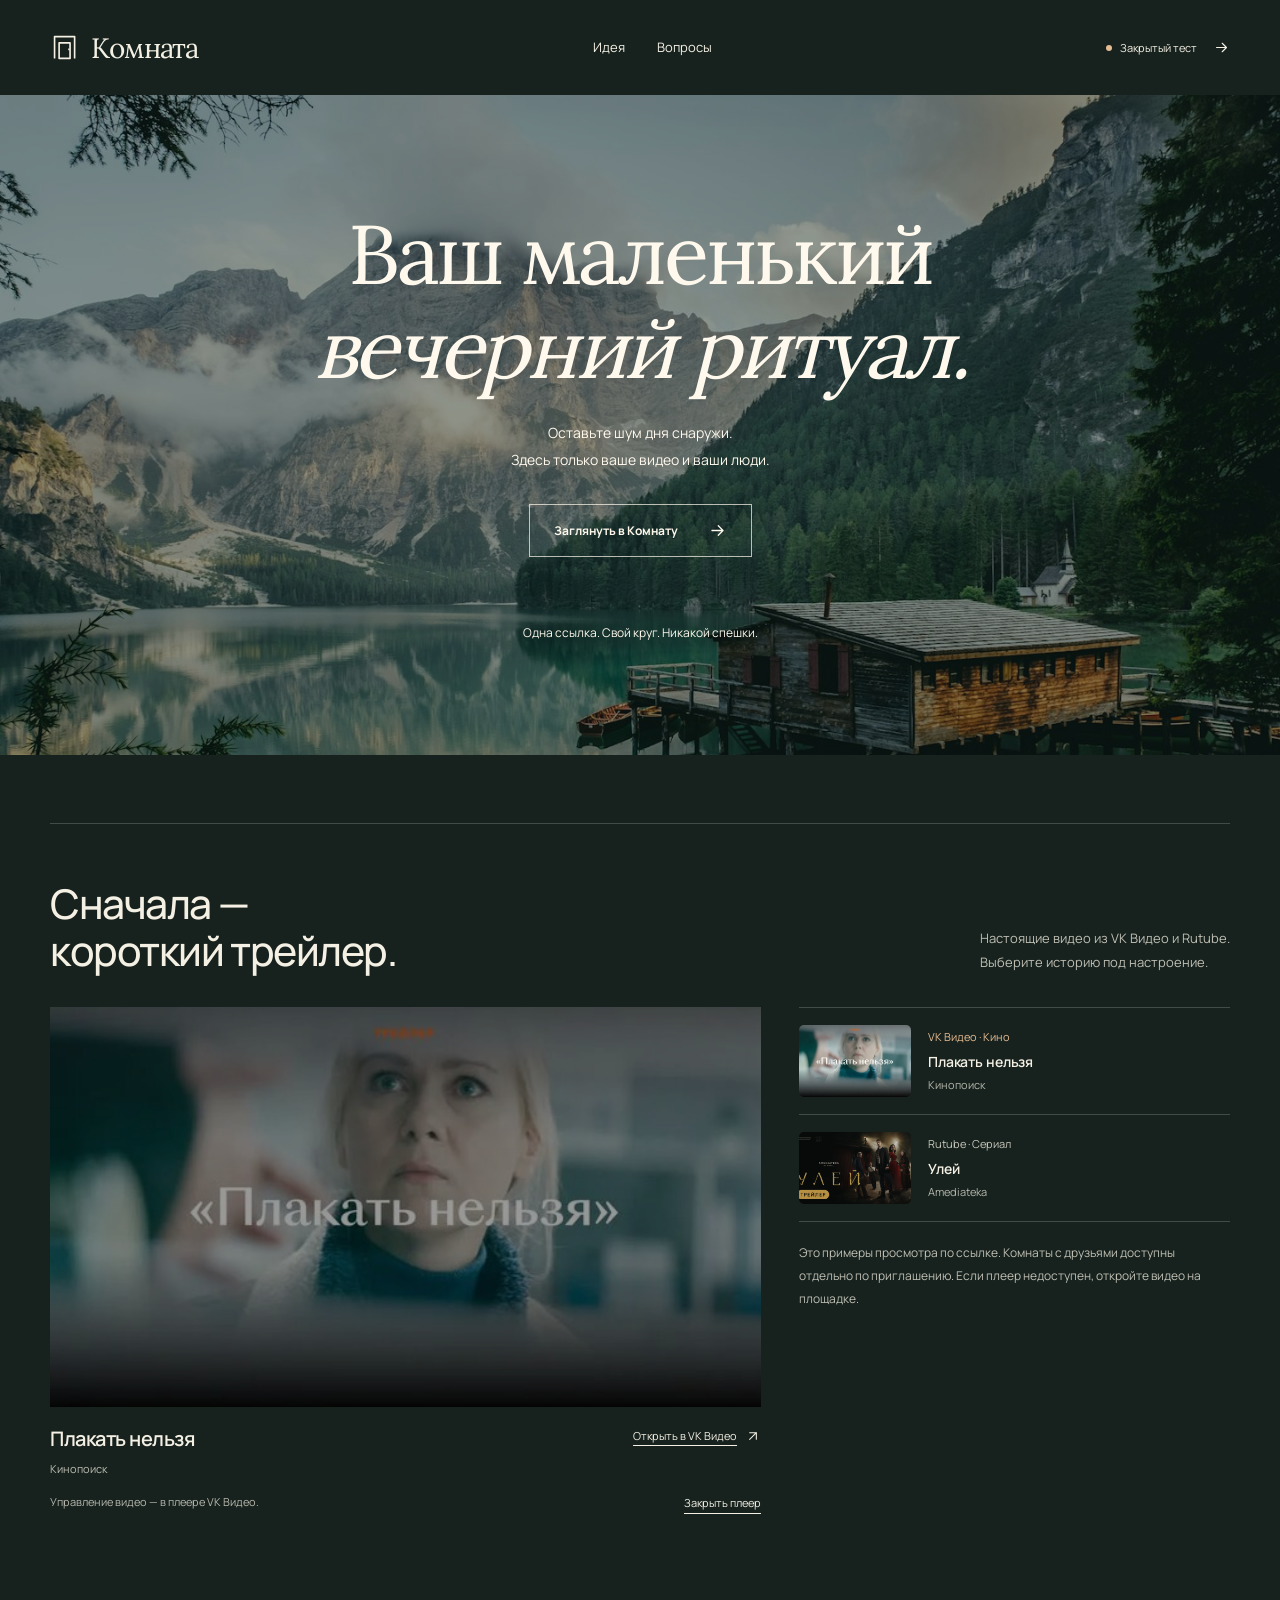
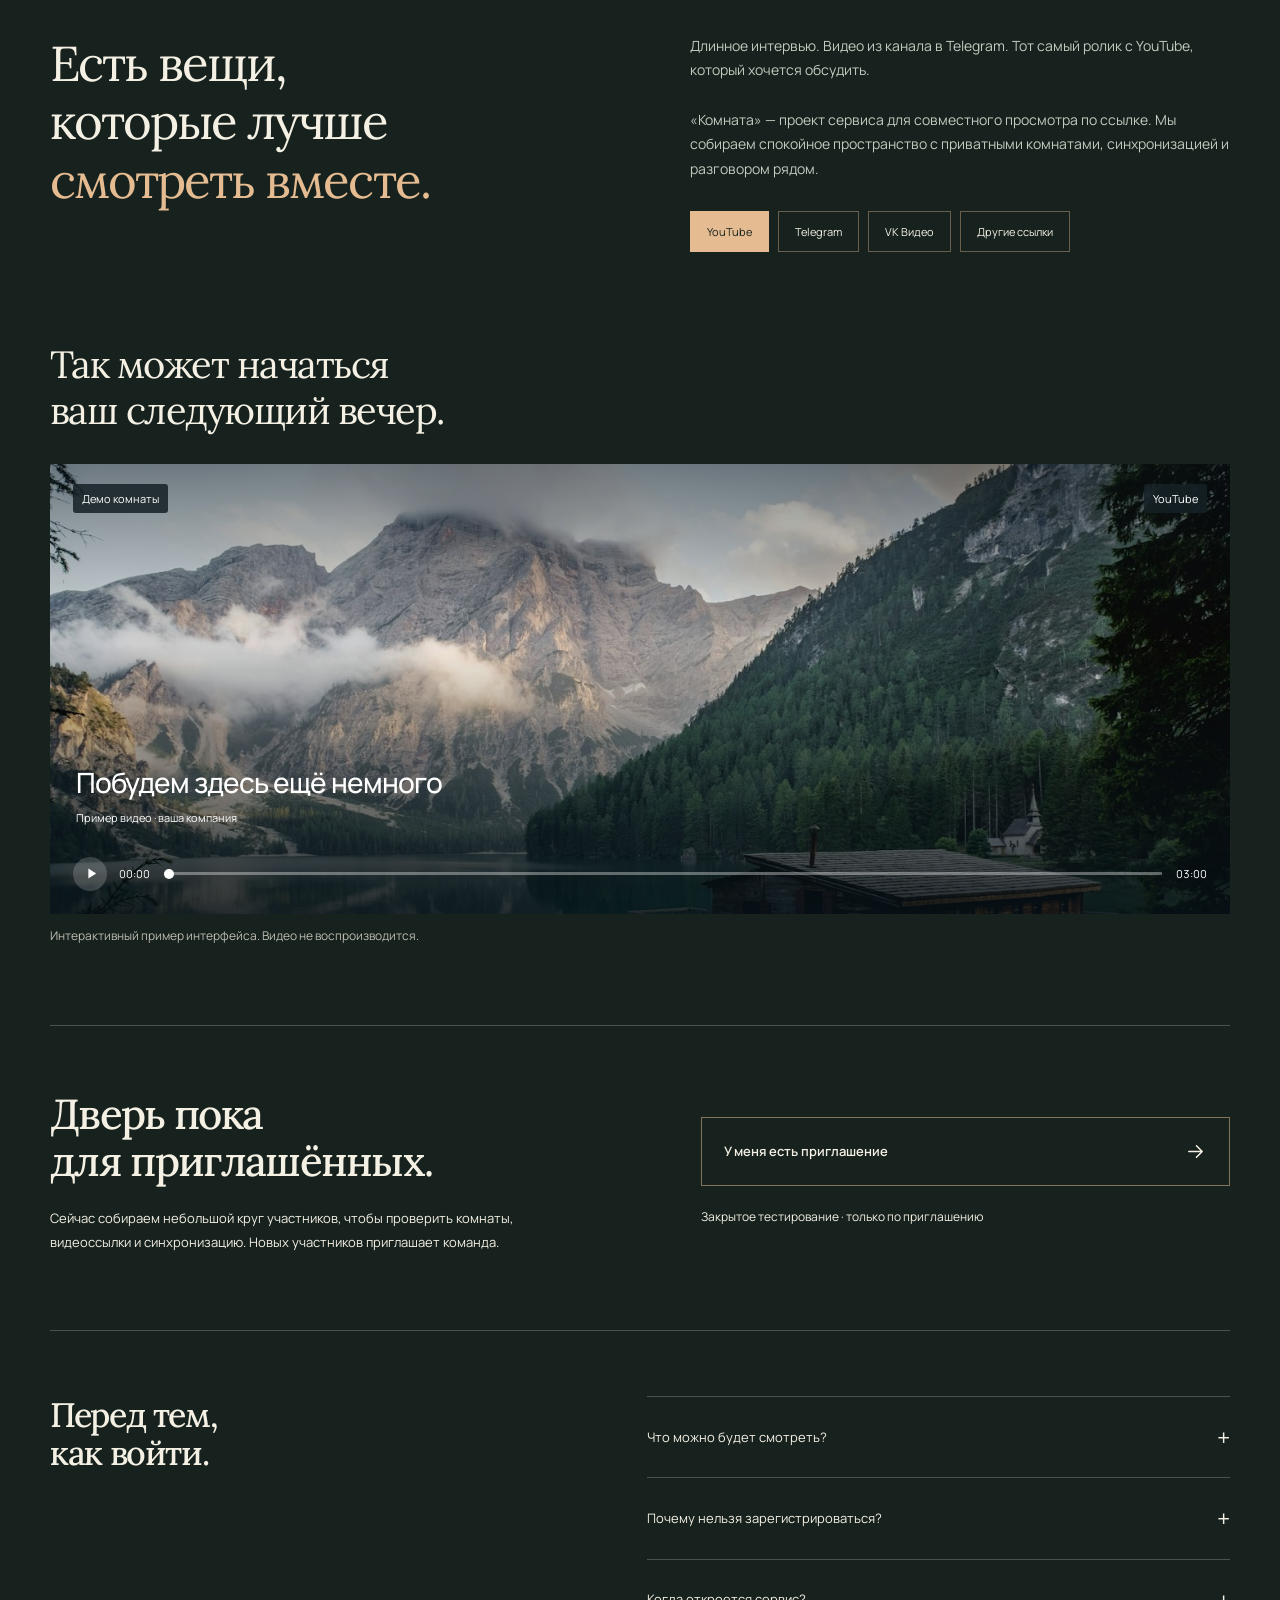
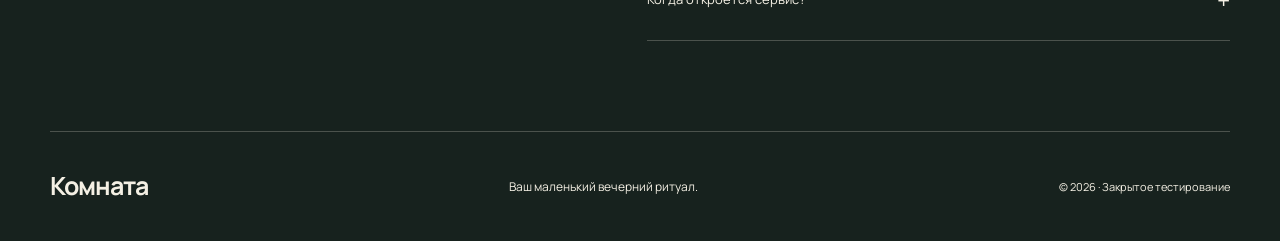
<file: site/variants/9/index.html>
<!doctype html><html lang="ru" class="brand-komnata" style="--bg:#17221e;--fg:#f4f0e4;--accent:#e5bb91"><head><meta charset="utf-8"><meta name="viewport" content="width=device-width,initial-scale=1"><meta name="description" content="Ваш маленький вечерний ритуал. Совместный просмотр видео из YouTube, Telegram и других платформ. Закрытое тестирование, вход по приглашению."><meta name="theme-color" content="#17221e"><title>Комната — смотрите видео по ссылке вместе</title><link rel="icon" href="../../assets/brands/komnata.svg"><link rel="stylesheet" href="../../assets/brands.css"><script defer src="../../assets/brands.js"></script><link rel="stylesheet" href="../../assets/video-samples.css"><script defer src="../../assets/video-samples.js"></script></head><body><a class="skip" href="#main">К содержимому</a><header class="brand-header wrap"><a class="wordmark" href="#"><svg viewBox="0 0 34 34" fill="none" stroke="currentColor" stroke-width="1.8" stroke-linejoin="round" aria-hidden="true"><path d="M5 29V5h22v24M10 29h12V12H10zm10-10h1"/></svg><span>Комната</span></a><nav aria-label="Навигация"><a href="#about">Идея</a><a href="#questions">Вопросы</a></nav><a class="beta" href="#access"><span></span>Закрытый тест <svg viewBox="0 0 24 24" fill="none" aria-hidden="true"><path d="M5 12h14m-6-6 6 6-6 6" stroke="currentColor" stroke-width="1.6" stroke-linecap="round" stroke-linejoin="round"/></svg></a></header><main id="main"><section class="komnata-hero"><img class="" src="../../assets/brands/komnata.jpg" alt="Тихий пейзаж у воды" width="1440" height="960" fetchpriority="high"><div class="komnata-shade"></div><div class="wrap"><h1>Ваш маленький<br><em>вечерний ритуал.</em></h1><p>Оставьте шум дня снаружи.<br>Здесь только ваше видео и ваши люди.</p><a class="cta " href="#invite">Заглянуть в Комнату <svg viewBox="0 0 24 24" fill="none" aria-hidden="true"><path d="M5 12h14m-6-6 6 6-6 6" stroke="currentColor" stroke-width="1.6" stroke-linecap="round" stroke-linejoin="round"/></svg></a><span class="komnata-foot">Одна ссылка. Свой круг. Никакой спешки.</span></div></section><section class="watch-samples wrap" id="examples" aria-labelledby="samples-title"><div class="samples-heading"><h2 id="samples-title">Сначала —<br>короткий трейлер.</h2><p>Настоящие видео из VK Видео и Rutube.<br>Выберите историю под настроение.</p></div><div class="samples-layout"><div class="sample-main"><div class="sample-screen"><img class="sample-poster" src="../../assets/media/09-vk.jpg" alt="Обложка трейлера «Плакать нельзя»" width="960" height="540" loading="lazy"><button class="sample-start" type="button"><svg viewBox="0 0 24 24" aria-hidden="true"><path d="m9 5 11 7-11 7Z" fill="currentColor"/></svg><span>Смотреть в плеере VK Видео</span></button><div class="sample-iframe-slot"></div></div><div class="sample-meta"><div><h3 class="sample-active-title">Плакать нельзя</h3><p class="sample-active-author">Кинопоиск</p></div><a class="sample-open" href="https://vkvideo.ru/video-108468_456247948" target="_blank" rel="noopener noreferrer">Открыть в VK Видео<svg viewBox="0 0 24 24" fill="none" aria-hidden="true"><path d="M7 17 17 7M7 7h10v10" stroke="currentColor" stroke-width="1.6" stroke-linecap="round" stroke-linejoin="round"/></svg></a></div><div class="sample-status-row"><p class="sample-status" role="status">Автозапуск без звука. Включить звук можно в плеере.</p><button class="sample-stop" type="button" hidden>Закрыть плеер</button></div></div><div class="sample-list" role="group" aria-label="Выбрать трейлер"><button type="button" class="sample-choice" data-sample-index="0" aria-pressed="true"><img src="../../assets/media/09-vk.jpg" alt="" width="160" height="90" loading="lazy"><span><span class="sample-provider">VK Видео · Кино</span><strong>Плакать нельзя</strong><span class="sample-author">Кинопоиск</span></span></button><button type="button" class="sample-choice" data-sample-index="1" aria-pressed="false"><img src="../../assets/media/09-rutube.jpg" alt="" width="160" height="90" loading="lazy"><span><span class="sample-provider">Rutube · Сериал</span><strong>Улей</strong><span class="sample-author">Amediateka</span></span></button><p class="sample-explainer">Это примеры просмотра по ссылке. Комнаты с друзьями доступны отдельно по приглашению. Если плеер недоступен, откройте видео на площадке.</p></div></div><script type="application/json" data-sample-catalog>[{"landing": 9, "provider": "VK Видео", "title": "Плакать нельзя", "kind": "Кино", "author": "Кинопоиск", "url": "https://vkvideo.ru/video-108468_456247948", "embed": "https://vkvideo.ru/video_ext.php?autoplay=0&hash=86ba6c372df845c2&id=456247948&loop=0&oid=-108468", "poster": "../../assets/media/09-vk.jpg", "source": "https://vkvideo.ru/video-108468_456247948", "thumbnailSource": "https://avatars.mds.yandex.net/get-vthumb/4303714/107d45f54cdc2f434bd48da87bdb6d59/564x318_1", "duration": 71}, {"landing": 9, "provider": "Rutube", "title": "Улей", "kind": "Сериал", "author": "Amediateka", "url": "https://rutube.ru/video/2af6d72c28c3cd15f45c7e84787508e0/", "embed": "https://rutube.ru/play/embed/2af6d72c28c3cd15f45c7e84787508e0/", "poster": "../../assets/media/09-rutube.jpg", "source": "https://rutube.ru/u/amediateka/", "thumbnailSource": "https://pic.rtbcdn.ru/video/2026-10-26/2d/b2/2db2d819b595543b160e1078c52d0dc2.jpg", "duration": 146}]</script></section><section class="komnata-story wrap" id="about"><h2>Есть вещи,<br>которые лучше<br><em>смотреть вместе.</em></h2><div><p>Длинное интервью. Видео из канала в Telegram. Тот самый ролик с YouTube, который хочется обсудить.</p><p>«Комната» — проект сервиса для совместного просмотра по ссылке. Мы собираем спокойное пространство с приватными комнатами, синхронизацией и разговором рядом.</p><div class="sources-picker " role="group" aria-label="Источник в примере комнаты"><button type="button" data-source="YouTube" aria-pressed="true">YouTube</button><button type="button" data-source="Telegram" aria-pressed="false">Telegram</button><button type="button" data-source="VK Видео" aria-pressed="false">VK Видео</button><button type="button" data-source="Другие ссылки" aria-pressed="false">Другие ссылки</button></div></div></section><section class="komnata-demo wrap"><h2>Так может начаться<br>ваш следующий вечер.</h2><div class="video-preview " id="preview"><img class="" src="../../assets/brands/komnata.jpg" alt="Пейзаж для демонстрации совместного просмотра" width="1440" height="960" fetchpriority="high"><div class="video-shade"></div><div class="video-top"><span>Демо комнаты</span><span data-source-label>YouTube</span></div><div class="video-caption"><p class="preview-title">Побудем здесь ещё немного</p><span>Пример видео · ваша компания</span></div><div class="video-controls"><button type="button" data-demo-play aria-label="Запустить демонстрацию" aria-pressed="false"><svg viewBox="0 0 24 24" aria-hidden="true"><path d="m9 5 11 7-11 7Z" fill="currentColor"/></svg></button><span data-clock>00:00</span><input type="range" min="0" max="180" value="0" data-demo-seek aria-label="Позиция в демонстрации"><span>03:00</span></div></div><p class="demo-note">Интерактивный пример интерфейса. Видео не воспроизводится.</p></section><div class="wrap"><section class="invitation" id="access"><div><h2>Дверь пока<br>для приглашённых.</h2><p>Сейчас собираем небольшой круг участников, чтобы проверить комнаты, видеоссылки и синхронизацию. Новых участников приглашает команда.</p></div><div class="invite-action"><details id="invite"><summary>У меня есть приглашение <svg viewBox="0 0 24 24" fill="none" aria-hidden="true"><path d="M5 12h14m-6-6 6 6-6 6" stroke="currentColor" stroke-width="1.6" stroke-linecap="round" stroke-linejoin="round"/></svg></summary><p>Откройте персональную ссылку, которую прислала команда Комната. На этом лендинге нет формы входа или регистрации.</p></details><p class="access-note">Закрытое тестирование · только по приглашению</p></div></section><div class="questions" id="questions"><h2>Перед тем,<br>как войти.</h2><div><details><summary>Что можно будет смотреть?</summary><p>В закрытом тесте проверяем просмотр по ссылкам из YouTube, Telegram, VK Видео и других видеоплатформ. Доступность зависит от источника и доступа к оригиналу. Собственного каталога фильмов у Комната нет.</p></details><details><summary>Почему нельзя зарегистрироваться?</summary><p>Сервис проходит закрытое тестирование. Новых участников приглашает команда проекта. Публичной регистрации и активации кодов на этой странице нет.</p></details><details><summary>Когда откроется сервис?</summary><p>Дата общего запуска пока не объявлена. Сначала проверяем основной сценарий и собираем обратную связь участников.</p></details></div></div></div></main><footer class="brand-footer wrap"><a href="#" class="footer-name">Комната</a><span>Ваш маленький вечерний ритуал.</span><span>© 2026 · Закрытое тестирование</span></footer></body></html>
</file>
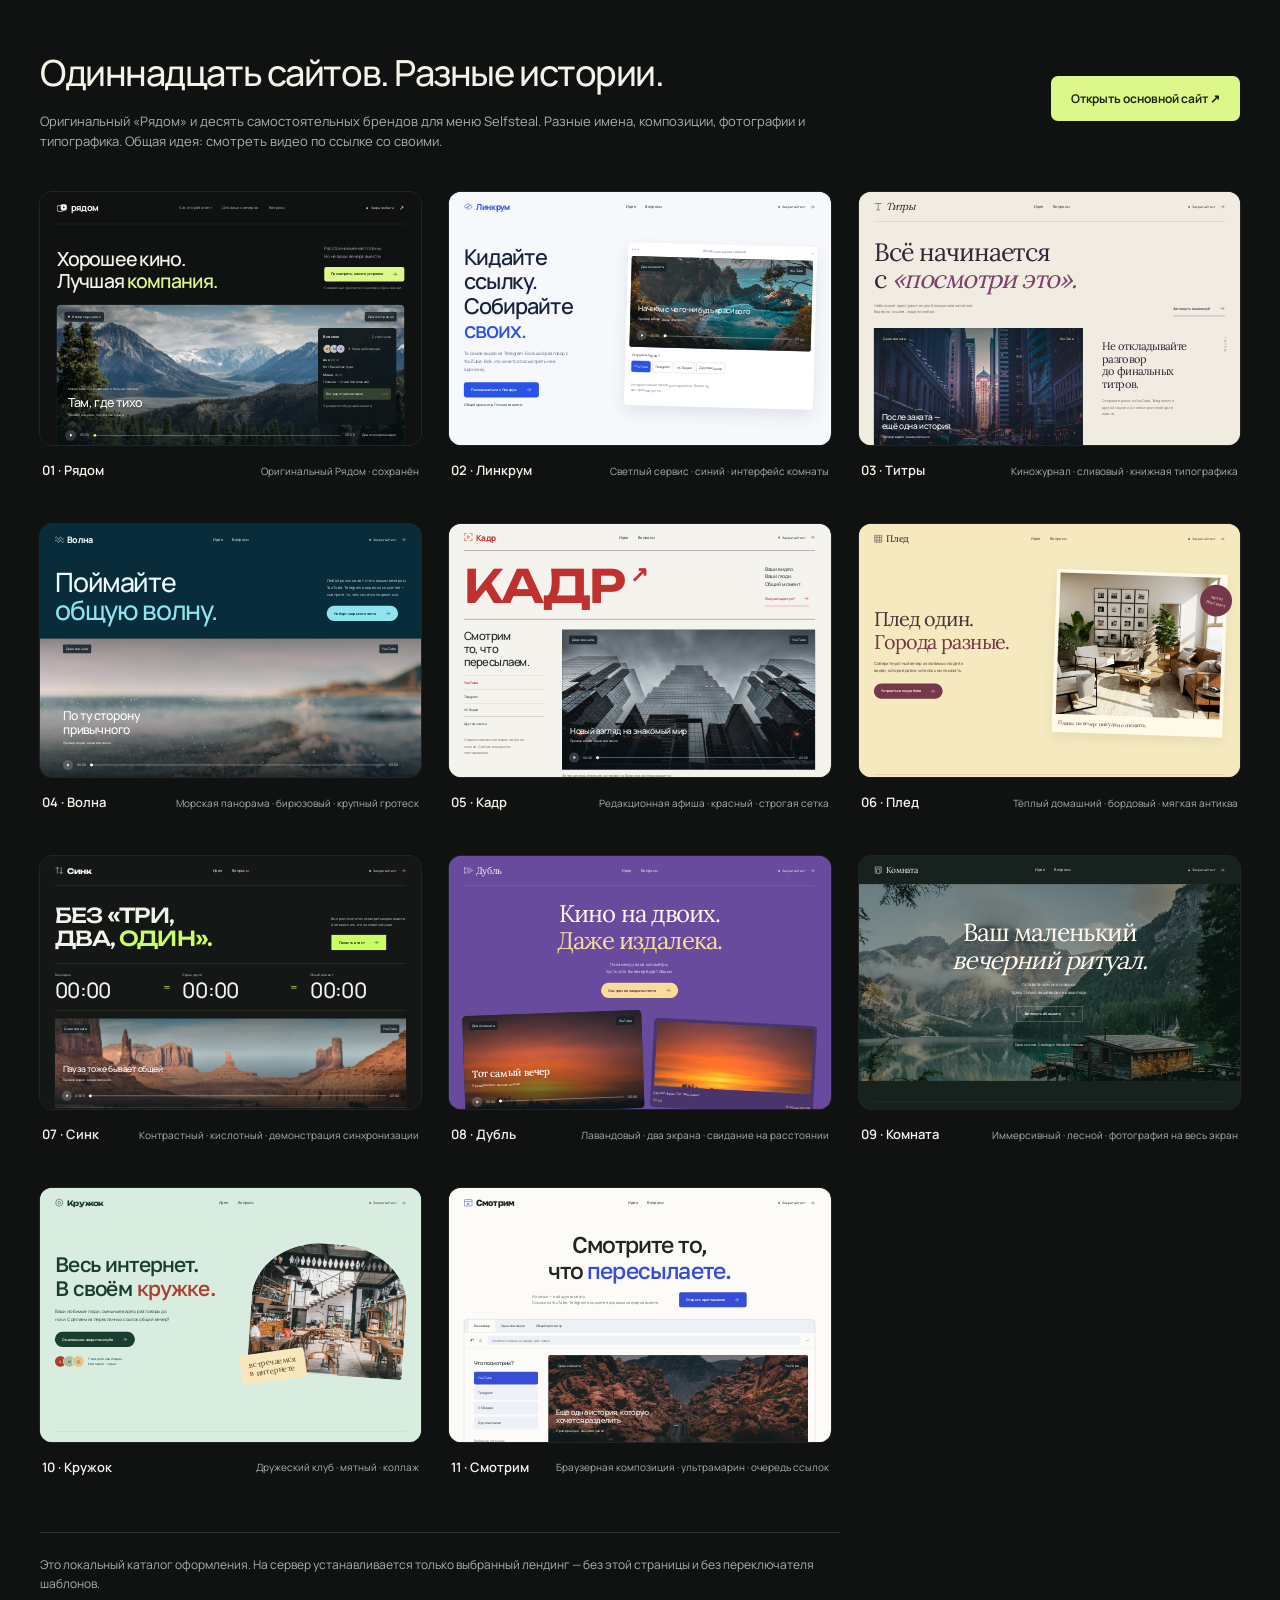
<file: site/gallery.html>
<!doctype html><html lang="ru"><head><meta charset="utf-8"><meta name="viewport" content="width=device-width, initial-scale=1"><title>11 самостоятельных лендингов</title><link rel="icon" href="assets/favicon.svg"><style>
@font-face{font-family:Manrope;src:url('assets/manrope.ttf');font-weight:200 800;font-display:swap}*{box-sizing:border-box}body{margin:0;background:#101212;color:#f3f3e9;font:14px/1.6 Manrope,sans-serif}main{max-width:1460px;padding:44px 40px 70px;margin:auto}header{display:flex;justify-content:space-between;gap:30px;align-items:center;margin-bottom:40px}h1{font-size:36px;font-weight:500;letter-spacing:-.04em;margin:0 0 9px}p{color:#a9b1ac;margin:0;max-width:800px;font-size:13px}a{color:inherit;text-decoration:none}header>a{background:#dcf78a;color:#18200a;padding:13px 20px;border-radius:7px;flex-shrink:0;font-size:12px;font-weight:650}.grid{display:grid;grid-template-columns:repeat(3,1fr);gap:28px}.card{display:block;min-width:0}.window{height:auto;aspect-ratio:1280/850;overflow:hidden;background:#252b27;border-radius:12px;position:relative;outline:1px solid #ffffff14}.window iframe{width:1280px;height:850px;transform-origin:top left;pointer-events:none;border:0;display:block}.window::after{content:'Открыть вариант ↗';position:absolute;inset:0;display:grid;place-items:center;background:#101212cc;opacity:0;transition:opacity .2s;color:#dcf78a;font-size:15px}.card:hover .window::after,.card:focus-visible .window::after{opacity:1}.card:focus-visible{outline:2px solid #dcf78a;outline-offset:7px;border-radius:12px}.label{display:flex;justify-content:space-between;align-items:center;padding:15px 2px;gap:15px}.label strong{font-size:13px;font-weight:600}.label span{color:#a9b1ac;font-size:10px}.note{margin-top:40px;padding-top:22px;border-top:1px solid #ffffff20;font-size:12px}@media(max-width:1000px){.grid{grid-template-columns:repeat(2,1fr)}}@media(max-width:620px){main{padding:30px 20px}.grid{grid-template-columns:1fr}header{display:block}header>a{display:inline-block;margin-top:24px}h1{font-size:30px}}
</style></head><body><main><header><div><h1>Одиннадцать сайтов. Разные истории.</h1><p>Оригинальный «Рядом» и десять самостоятельных брендов для меню Selfsteal. Разные имена, композиции, фотографии и типографика. Общая идея: смотреть видео по ссылке со своими.</p></div><a href="/">Открыть основной сайт ↗</a></header><div class="grid" id="grid"></div><p class="note">Это локальный каталог оформления. На сервер устанавливается только выбранный лендинг — без этой страницы и без переключателя шаблонов.</p></main><script>
fetch('variants.json').then(r=>{if(!r.ok)throw Error('Не удалось загрузить каталог');return r.json()}).then(items=>{const grid=document.querySelector('#grid');for(const item of items){const card=document.createElement('a');card.className='card';card.href=`variants/${item.id}/`;const win=document.createElement('div');win.className='window';win.style.background=item.bg;const frame=document.createElement('iframe');frame.title=`Рядом — ${item.name}`;frame.loading='lazy';frame.tabIndex=-1;frame.src=`variants/${item.id}/`;win.append(frame);const label=document.createElement('div');label.className='label';const strong=document.createElement('strong');strong.textContent=`${String(item.id).padStart(2,'0')} · ${item.name}`;const caption=document.createElement('span');caption.textContent=item.description||({cinema:'Кинозал',split:'Раздельная композиция',immersive:'Панорамный экран',editorial:'Редакционная композиция',poster:'Клубная афиша'})[item.layout];label.append(strong,caption);card.append(win,label);grid.append(card)}const resize=()=>document.querySelectorAll('.window').forEach(w=>w.firstElementChild.style.transform=`scale(${w.clientWidth/1280})`);new ResizeObserver(resize).observe(grid);resize()}).catch(()=>document.querySelector('#grid').textContent='Каталог не загрузился. Обновите страницу или откройте основной сайт по ссылке выше.');
</script></body></html>
</file>
<file: site/assets/style.css>
@font-face{font-family:Manrope;src:url('./manrope.ttf') format('truetype');font-weight:200 800;font-display:swap}
:root{--bg:#101212;--surface:#191c1b;--fg:#f3f3e9;--muted:#a9b1ac;--accent:#dcf78a;--accent-ink:#18200a;--line:color-mix(in srgb,var(--fg) 16%,transparent);--radius:14px;--ease:cubic-bezier(.16,1,.3,1)}
*{box-sizing:border-box}html{scroll-behavior:smooth;scroll-padding-top:35px;scrollbar-color:var(--muted) var(--bg)}body{margin:0;background:var(--bg);color:var(--fg);font:400 15px/1.7 Manrope,sans-serif;-webkit-font-smoothing:antialiased}::selection{background:var(--accent);color:var(--accent-ink)}a{color:inherit;text-decoration:none;text-underline-offset:5px}button,input{font:inherit}button,a,input,summary{-webkit-tap-highlight-color:transparent}button{cursor:pointer}a:focus-visible,button:focus-visible,input:focus-visible,summary:focus-visible,[tabindex="0"]:focus-visible{outline:2px solid var(--accent);outline-offset:6px}svg{width:24px;height:24px;flex-shrink:0}p,h1,h2,h3{margin:0}em{font-style:normal;color:var(--accent)}.shell{width:min(1280px,calc(100% - 112px));margin-inline:auto}.skip{position:absolute;top:-100px;left:24px;z-index:10;background:var(--accent);color:var(--accent-ink);padding:12px}.skip:focus{top:16px}.header{display:flex;align-items:center;justify-content:space-between;height:108px;border-bottom:1px solid var(--line);gap:24px}.brand{display:inline-flex;gap:11px;align-items:center;font-size:31px;font-weight:750;letter-spacing:-.04em;line-height:1}.brand svg{width:36px;height:32px}.header nav{display:flex;gap:35px;font-size:13px;color:var(--muted)}.header nav a:hover{color:var(--fg)}.header-access{font-size:12px;display:flex;align-items:center;gap:10px}.status-dot{display:inline-block;width:6px;height:6px;border-radius:50%;background:var(--accent);flex-shrink:0}.tiny-arrow{font-size:20px;margin-left:9px}.hero{padding-top:67px}.hero-intro{display:flex;justify-content:space-between;align-items:flex-end;gap:35px;margin-bottom:44px}h1{font-size:clamp(42px,5.1vw,78px);font-weight:550;line-height:1.12;letter-spacing:-.04em;text-wrap:balance}h1 em{font-weight:550}.hero-copy{padding-bottom:3px;flex-shrink:0}.hero-copy p{font-size:15px;line-height:1.8;color:var(--muted);margin-bottom:23px}.button{display:inline-flex;align-items:center;justify-content:center;gap:30px;font-size:12px;font-weight:700;min-height:49px;padding:12px 22px;border-radius:7px;transition:background .2s,transform .2s var(--ease)}.button:hover{transform:translateY(-2px);background:color-mix(in srgb,var(--accent) 85%,var(--fg))}.primary{background:var(--accent);color:var(--accent-ink)}.button svg{width:19px;height:19px}.hero-note{display:block;font-size:10px;color:var(--muted);margin-top:12px}.room{position:relative;isolation:isolate;min-height:460px;overflow:hidden;border-radius:var(--radius);color:#fff;background:#1c2b2d;scroll-margin-top:25px}.room-scene,.scene-shade{position:absolute;inset:0;z-index:-1}.room-scene img{height:100%;width:100%;object-fit:cover;object-position:50% 55%;filter:saturate(.65);transition:transform 16s linear}.room[data-playing="true"] .room-scene img{transform:scale(1.08)}.scene-shade{z-index:0;background:linear-gradient(180deg,rgba(8,19,22,.22),transparent 40%,rgba(8,19,22,.86))}.room-top{position:absolute;top:23px;left:26px;right:26px;display:flex;justify-content:space-between;align-items:center}.room-name{display:flex;align-items:center;gap:9px;font-size:11px;padding:8px 12px;border-radius:6px;background:rgba(12,22,25,.78)}.room .status-dot{background:#dcf78a}.demo-tag{font-size:10px;letter-spacing:.05em;background:rgba(12,22,25,.78);padding:7px 10px;border-radius:5px}.film-title{position:absolute;bottom:99px;left:37px}.film-title>span{font-size:10px;color:#e3e9e7;letter-spacing:.05em}.film-title h2{font-weight:500;font-size:42px;letter-spacing:-.035em;line-height:1.25;margin-top:8px}.film-title p{font-size:10px;color:#d3ddda;margin-top:8px}.watch-party{position:absolute;top:88px;right:27px;bottom:91px;width:263px;background:rgba(14,23,25,.95);border-radius:11px;padding:19px 18px}.party-heading{display:flex;justify-content:space-between;align-items:center;font-size:12px;font-weight:650}.party-count{color:#bdcbc6;font-size:9px;font-weight:400}.party-people{display:flex;align-items:center;margin-top:17px;margin-bottom:20px}.avatar{display:inline-flex;align-items:center;justify-content:center;flex-shrink:0;width:28px;height:28px;border-radius:50%;font-size:10px;font-weight:700}.avatar+.avatar{margin-left:-6px;outline:2px solid #172021}.avatar-a{background:#d5b5a1;color:#51372a}.avatar-m{background:#b4c5b4;color:#2e4430}.avatar-y{background:#c7b9da;color:#49335c}.sync-label{margin-left:13px;font-size:8px;color:#c8d3ce;display:flex;align-items:center;gap:6px}.sync-label .status-dot{width:4px;height:4px}.chat-line{font-size:10px;margin-top:13px}.chat-name{font-size:9px;color:#ecddc0;font-weight:650;display:flex;gap:7px;align-items:center}.chat-name time{font-size:7px;color:#a2b6ad;font-weight:400}.chat-line p{margin-top:3px;color:#e3eae7}.chat-reply{display:flex;justify-content:space-between;gap:8px;margin-top:18px;padding:10px 9px;background:#324130;border-radius:6px;font-size:9px}.chat-check{color:#dcf78a}.chat-caption{font-size:7px;color:#a7bbb3;display:block;margin-top:14px}.demo-controls{position:absolute;left:28px;right:28px;bottom:23px;display:flex;align-items:center;gap:13px}.demo-toggle{border:0;background:rgba(255,255,255,.15);color:#fff;display:grid;place-items:center;width:37px;height:37px;border-radius:50%;flex-shrink:0;transition:background .2s}.demo-toggle:hover{background:rgba(255,255,255,.3)}.demo-toggle svg{width:18px;height:18px}.pause-shape{display:none}.demo-toggle[aria-pressed="true"] .pause-shape{display:block}.demo-toggle[aria-pressed="true"] .play-shape{display:none}.demo-time,.demo-duration{font-size:9px;font-variant-numeric:tabular-nums;color:#e0e7e3}.demo-controls input{appearance:none;height:3px;flex:1;min-width:20px;border-radius:4px;background:linear-gradient(to right,#dcf78a var(--progress,0%),rgba(255,255,255,.3) var(--progress,0%));cursor:pointer;accent-color:#dcf78a}.demo-controls input::-webkit-slider-thumb{appearance:none;width:9px;height:9px;border-radius:50%;background:#dcf78a}.demo-controls input::-moz-range-thumb{width:9px;height:9px;border:0;border-radius:50%;background:#dcf78a}.control-caption{font-size:8px;min-width:126px;text-align:right;color:#e2ece6}.room-caption{display:flex;justify-content:space-between;margin-top:16px;color:var(--muted);font-size:10px;gap:20px}.room-caption>span:last-child{font-size:9px}.section{padding-top:120px;padding-bottom:112px}.section-intro{display:flex;justify-content:space-between;align-items:center;gap:40px}.section h2{font-size:clamp(34px,3.7vw,53px);line-height:1.17;font-weight:500;letter-spacing:-.04em;text-wrap:balance}.section-intro>p{font-size:14px;line-height:1.9;color:var(--muted);margin-right:8%;max-width:440px}.steps{display:grid;grid-template-columns:repeat(3,1fr);gap:65px;margin-top:57px}.steps article{padding-top:23px;border-top:1px solid var(--line)}.step-symbol{display:block;margin-bottom:19px;color:var(--accent)}.step-symbol svg{width:31px;height:31px;stroke:currentColor;stroke-width:1.3;stroke-linecap:round;stroke-linejoin:round}.steps h3{font-size:18px;letter-spacing:-.025em;font-weight:600;margin-bottom:9px}.steps p{font-size:12px;line-height:1.9;color:var(--muted);max-width:305px}.moments{background:var(--surface);padding-block:88px}.moments-inner{display:grid;grid-template-columns:1fr 1fr;gap:110px;align-items:center}.moments-copy>p{font-size:12px;color:var(--muted);margin-top:21px}.scenario-tabs{display:flex;flex-direction:column;gap:0;margin-top:28px}.scenario-tabs button{text-align:left;border:0;border-bottom:1px solid var(--line);background:transparent;color:var(--muted);padding:15px 0;display:flex;align-items:center;justify-content:space-between;font-size:12px}.scenario-tabs svg{width:19px;height:19px;transition:transform .2s var(--ease);opacity:0}.scenario-tabs button[aria-selected="true"]{color:var(--fg);font-weight:650}.scenario-tabs button[aria-selected="true"] svg{opacity:1;color:var(--accent)}.scenario-tabs button:hover svg{opacity:1;transform:translateX(4px)}.scenario-panel{padding:20px 0 15px 35px;min-height:300px}.scenario-quote{display:block;font-size:106px;color:var(--accent);line-height:.85;font-weight:500}.scenario-panel h3{font-size:30px;font-weight:500;letter-spacing:-.03em;line-height:1.25;margin-bottom:20px}.scenario-panel>p{font-size:13px;line-height:1.9;color:var(--muted);max-width:400px;min-height:77px}.scenario-bottom{display:flex;align-items:center;gap:17px;margin-top:32px}.small-avatars{display:flex}.small-avatars .avatar{width:26px;height:26px;font-size:9px}.small-avatars .avatar+.avatar{outline-color:var(--surface)}.scenario-bottom>span:last-child{font-size:9px;color:var(--muted)}.access{display:grid;grid-template-columns:1fr 1fr;gap:110px;align-items:center}.access-copy>p{color:var(--muted);font-size:13px;line-height:1.9;max-width:410px;margin-top:24px}.access-copy>p+p{margin-top:14px}.text-link{display:inline-flex;align-items:center;gap:24px;font-size:12px;font-weight:650;margin-top:27px}.text-link svg{width:18px}.text-link:hover{color:var(--accent)}.access-details{margin-top:24px;max-width:430px;font-size:12px}.access-details summary{color:var(--muted);font-size:10px}.access-details p{margin-top:12px;line-height:1.9;color:var(--muted)}.invite{width:100%;max-width:440px;justify-self:end;border-radius:14px;background:var(--accent);color:var(--accent-ink);padding:30px 30px 21px;transform:rotate(-3deg);box-shadow:0 22px 35px rgba(0,0,0,.12)}.invite-top{display:flex;align-items:center;justify-content:space-between;gap:18px}.invite .brand{font-size:24px;gap:8px}.invite .brand svg{width:29px;height:25px}.invite .brand svg path{fill:var(--accent)}.invite-label{font-size:8px;max-width:90px;text-align:right;line-height:1.5}.invite-body{padding:43px 0 31px}.invite-body>span{font-size:35px;font-weight:500;line-height:1.2;letter-spacing:-.04em;display:block}.invite-body em{color:inherit;font-weight:750}.invite-bottom{padding-top:15px;border-top:1px dashed color-mix(in srgb,var(--accent-ink) 35%,transparent);display:flex;align-items:center;gap:7px;font-size:9px}.invite-bottom .status-dot{background:var(--accent-ink);width:5px;height:5px}.invite-bottom svg{margin-left:auto;width:17px;height:17px}.faq{border-top:1px solid var(--line);padding-top:75px;display:grid;grid-template-columns:1fr 1.35fr;gap:80px}.faq h2{font-size:40px}.faq-list details{border-bottom:1px solid var(--line)}.faq-list details:first-child{border-top:1px solid var(--line)}summary{cursor:pointer;list-style:none}summary::-webkit-details-marker{display:none}.faq-list summary{display:flex;gap:20px;justify-content:space-between;align-items:center;padding:22px 0;font-size:13px}.faq-list summary::after{content:'+';font-size:23px;line-height:1;color:var(--muted);font-weight:300}.faq-list details[open] summary::after{content:'−'}.faq-list p{color:var(--muted);font-size:12px;line-height:1.9;padding:0 30px 22px 0;max-width:580px}.footer{border-top:1px solid var(--line);display:flex;align-items:center;justify-content:space-between;gap:30px;padding-block:36px;margin-top:0}.footer .brand{font-size:24px}.footer .brand svg{width:28px;height:24px}.footer>span{font-size:9px;color:var(--muted)}
/* Distinct composition families: split living room, immersive screen, journal and poster. */
html[data-layout="split"] .hero{display:grid;grid-template-columns:.9fr 1.1fr;gap:40px;padding-top:74px}html[data-layout="split"] .hero-intro{display:flex;flex-direction:column;align-items:flex-start;justify-content:center;margin:0;gap:33px}html[data-layout="split"] h1{font-size:clamp(40px,4.8vw,67px)}html[data-layout="split"] .room{min-height:570px}html[data-layout="split"] .watch-party{top:96px;right:20px;width:233px;bottom:auto;height:278px}html[data-layout="split"] .film-title{left:25px;bottom:100px}html[data-layout="split"] .film-title h2{font-size:34px}html[data-layout="split"] .room-caption{grid-column:1/-1;margin-top:-18px}html[data-layout="split"] .control-caption{display:none}html[data-layout="split"] .hero-note{max-width:280px}html[data-layout="immersive"] .hero{position:relative;padding-top:0;isolation:isolate}html[data-layout="immersive"] .hero-intro{padding:80px 45px 345px;margin:0;align-items:flex-start;gap:32px;pointer-events:none}html[data-layout="immersive"] .hero h1{font-size:clamp(45px,4.6vw,67px);color:#fff}html[data-layout="immersive"] .hero-copy{max-width:300px;padding-top:5px;pointer-events:auto}html[data-layout="immersive"] .hero-copy p,html[data-layout="immersive"] .hero-note{color:#e0e7e4}html[data-layout="immersive"] .room{position:absolute;inset:20px 0 33px;z-index:-1}html[data-layout="immersive"] .scene-shade{background:linear-gradient(180deg,rgba(6,17,21,.87),rgba(6,17,21,.1) 65%,rgba(6,17,21,.86))}html[data-layout="immersive"] .room-top{top:auto;bottom:282px;left:45px;right:auto}html[data-layout="immersive"] .demo-tag{margin-left:12px}html[data-layout="immersive"] .watch-party{top:auto;height:250px;bottom:78px}html[data-layout="immersive"] .hero .room-caption{margin-top:8px}html[data-layout="editorial"] .hero-intro{display:grid;grid-template-columns:1.2fr 1fr;align-items:start}html[data-layout="editorial"] h1{font-size:clamp(48px,5.8vw,84px)}html[data-layout="editorial"] .hero-copy{padding:8px 0 0 45px;border-left:1px solid var(--line)}html[data-layout="editorial"] .room{border-radius:0;min-height:430px}html[data-layout="editorial"] .room-caption{padding-bottom:20px;border-bottom:1px solid var(--line)}html[data-layout="poster"] .hero-intro{display:block;text-align:center}html[data-layout="poster"] h1{font-size:clamp(45px,5vw,73px);line-height:1.17}html[data-layout="poster"] .hero-copy{display:flex;align-items:center;justify-content:center;gap:35px;margin-top:28px}html[data-layout="poster"] .hero-copy p{margin:0;text-align:left;font-size:12px}html[data-layout="poster"] .hero-note{display:none}html[data-layout="poster"] .room{min-height:400px}
@media(min-width:1600px){h1{font-size:78px}.hero{padding-top:78px}.room{min-height:510px}.watch-party{top:108px;bottom:101px}.hero-intro{margin-bottom:48px}}
@media(max-width:1190px){.shell{width:calc(100% - 72px)}.hero-intro{gap:25px}h1{font-size:clamp(42px,5.2vw,67px)}.hero-copy p{font-size:13px}.hero-copy .button{gap:14px;padding-inline:17px;font-size:11px}.hero-note{font-size:9px}.moments-inner,.access{gap:65px}.header nav{gap:24px}.steps{gap:38px}.section-intro>p{margin-right:0}html[data-layout="immersive"] .hero-intro{padding:80px 35px 350px}html[data-layout="immersive"] .hero-copy{max-width:270px}html[data-layout="immersive"] .hero h1{font-size:50px}.invite-body>span{font-size:32px}}
@media(max-width:900px){.shell{width:calc(100% - 48px)}.header{height:85px}.header nav{gap:19px;font-size:11px}.header-access{font-size:10px}.brand{font-size:27px}.hero{padding-top:47px}.hero-intro{display:block}h1{font-size:64px}.hero-copy{display:flex;align-items:center;justify-content:space-between;gap:30px;margin-top:25px}.hero-copy p{margin:0}.hero-note{display:none}.hero-intro{margin-bottom:30px}.room{min-height:440px}.watch-party{width:238px}.film-title{left:26px;bottom:106px;max-width:calc(100% - 300px)}.film-title h2{font-size:34px}.film-title>span{font-size:8px}.section{padding-block:85px}.section-intro>p{font-size:12px}.steps{gap:27px}.steps p{font-size:11px}.moments-inner,.access{gap:44px}.moments-inner h2,.access h2{font-size:38px}.scenario-panel{padding-left:0}.scenario-panel h3{font-size:27px}.scenario-bottom{gap:10px;align-items:flex-start}.scenario-bottom>span:last-child{font-size:8px}.invite{padding:25px}.invite-body>span{font-size:30px}.faq{gap:45px}.faq h2{font-size:32px}.footer{flex-wrap:wrap;gap:25px}.footer>span:last-child{margin-left:auto}html[data-layout="split"] .hero{gap:25px;grid-template-columns:1fr 1.1fr}html[data-layout="split"] h1{font-size:43px}html[data-layout="split"] .hero-copy{display:block;margin:0}html[data-layout="split"] .hero-copy p{margin-bottom:20px}html[data-layout="split"] .room{min-height:540px}html[data-layout="split"] .watch-party{width:225px;right:16px;top:85px}html[data-layout="split"] .film-title{max-width:100%}html[data-layout="split"] .room-caption{margin-top:-5px}html[data-layout="immersive"] .hero-intro{display:block;padding:65px 30px 340px}html[data-layout="immersive"] .hero h1{font-size:52px}html[data-layout="immersive"] .hero-copy{max-width:none;display:flex}html[data-layout="immersive"] .room-top{left:30px}html[data-layout="editorial"] .hero-intro{display:block}html[data-layout="editorial"] .hero-copy{padding:0;border:0}html[data-layout="editorial"] h1{font-size:68px}html[data-layout="poster"] .hero-copy{gap:24px}}
@media(max-width:620px){.shell{width:calc(100% - 40px)}.header{height:79px;gap:10px}.header nav{display:none}.brand{font-size:27px;gap:9px}.brand svg{width:31px;height:28px}.header-access{font-size:10px;gap:7px}.tiny-arrow{margin-left:4px}.hero{padding-top:39px}h1{font-size:clamp(34px,9.8vw,56px);line-height:1.13;letter-spacing:-.04em}.hero-intro{margin-bottom:27px}.hero-copy{display:block;margin-top:22px}.hero-copy p{font-size:13px;line-height:1.8;margin-bottom:22px}.hero-copy .button{font-size:11px;min-height:47px;padding-inline:19px;gap:29px}.hero-note{display:block;font-size:8px;margin-top:12px}.room{min-height:515px;border-radius:10px}.room-scene img{object-position:44% center}.room-top{top:16px;left:15px;right:15px}.room-name{font-size:9px;padding:7px 8px}.demo-tag{font-size:8px;padding:6px 8px}.film-title{left:19px;top:83px;bottom:auto;max-width:none}.film-title>span{font-size:8px}.film-title h2{font-size:33px;margin-top:5px}.film-title p{font-size:8px}.watch-party{top:auto;left:18px;right:18px;width:auto;bottom:80px;height:244px;padding:16px 17px}.party-heading{font-size:11px}.party-people{margin-top:12px;margin-bottom:11px}.chat-line{margin-top:10px}.chat-line p{font-size:10px}.chat-reply{margin-top:13px;padding:8px 9px;font-size:9px}.chat-caption{margin-top:9px}.demo-controls{left:18px;right:18px;bottom:21px;gap:10px}.demo-toggle{width:31px;height:31px}.control-caption{display:none}.room-caption{font-size:9px;line-height:1.7;display:block;margin-top:12px}.room-caption>span{display:block}.room-caption>span:last-child{font-size:8px;margin-top:3px}.section{padding-block:67px}.section-intro{display:block}.section h2{font-size:38px}.section-intro>p{font-size:12px;line-height:1.9;margin-top:25px}.desktop-br{display:none}.steps{display:block;margin-top:30px}.steps article{padding-top:23px;position:relative;padding-left:50px;margin-top:25px}.step-symbol{position:absolute;left:0;top:26px}.step-symbol svg{width:28px;height:28px}.steps h3{font-size:17px}.steps p{font-size:12px;max-width:none}.moments-inner{display:block}.moments-copy>p{font-size:12px;margin-top:18px}.scenario-tabs{margin-top:25px}.scenario-panel{margin-top:38px;padding:10px 0 0;min-height:305px}.scenario-quote{font-size:91px}.scenario-panel h3{font-size:30px}.scenario-panel>p{min-height:0;font-size:12px}.scenario-bottom{align-items:center;margin-top:25px}.scenario-bottom>span:last-child{font-size:8px}.access{display:flex;flex-direction:column;align-items:stretch;gap:43px}.access-copy>p{font-size:12px;margin-top:23px}.invite{max-width:none;width:calc(100% - 16px);align-self:center;padding:26px}.invite-body{padding:36px 0}.invite-body>span{font-size:34px}.invite-label{font-size:8px}.faq{display:block;padding-top:55px}.faq h2{font-size:35px;margin-bottom:30px}.faq-list summary{font-size:12px;padding-block:20px}.faq-list p{font-size:11px}.footer{padding-block:30px;gap:20px}.footer .brand{font-size:25px}.footer>span{font-size:8px}.footer>span:nth-child(2){margin-left:auto;max-width:135px;text-align:right}.footer>span:last-child{width:100%;margin-left:0}html[data-layout="split"] .hero{display:block;padding-top:39px}html[data-layout="split"] .hero-intro{gap:0;display:block;margin-bottom:29px}html[data-layout="split"] h1{font-size:clamp(36px,10vw,56px)}html[data-layout="split"] .hero-copy{margin-top:22px}html[data-layout="split"] .room{min-height:515px}html[data-layout="split"] .watch-party{top:auto;left:18px;right:18px;width:auto;bottom:80px;height:244px}html[data-layout="split"] .film-title{left:19px;bottom:auto}html[data-layout="split"] .room-caption{margin-top:12px}html[data-layout="immersive"] .hero{padding-top:0}html[data-layout="immersive"] .hero-intro{padding:49px 19px 508px}html[data-layout="immersive"] .hero h1{font-size:clamp(30px,8.1vw,46px)}html[data-layout="immersive"] .hero-copy{display:block;margin-top:20px}html[data-layout="immersive"] .hero-copy p{font-size:12px;margin-bottom:20px}html[data-layout="immersive"] .room{top:13px;bottom:50px}html[data-layout="immersive"] .room-top{left:19px;bottom:428px;top:auto;right:19px}html[data-layout="immersive"] .room-name{font-size:8px}html[data-layout="immersive"] .film-title{bottom:337px;top:auto}html[data-layout="immersive"] .watch-party{height:244px;bottom:77px}html[data-layout="immersive"] .hero .room-caption{margin-top:7px}html[data-layout="editorial"] h1{font-size:clamp(37px,10.6vw,58px)}html[data-layout="editorial"] .hero-copy{margin-top:22px}html[data-layout="editorial"] .room{min-height:515px}html[data-layout="poster"] .hero-intro{text-align:left}html[data-layout="poster"] h1{font-size:clamp(33px,9.2vw,53px)}html[data-layout="poster"] .hero-copy{display:block;margin-top:23px}html[data-layout="poster"] .hero-copy p{font-size:12px;margin-bottom:21px}html[data-layout="poster"] .room{min-height:515px}}
@media(prefers-reduced-motion:reduce){html{scroll-behavior:auto}*,*::before,*::after{transition:none!important;animation:none!important}.room[data-playing="true"] .room-scene img{transform:none}}
.sources{display:grid;grid-template-columns:1.2fr 1fr;gap:80px;padding-top:68px;margin-top:28px;padding-bottom:64px;border-bottom:1px solid var(--line)}.sources h2{font-size:29px;line-height:1.3;letter-spacing:-.03em;font-weight:500}.sources p{font-size:12px;line-height:1.9;color:var(--muted);max-width:520px;margin-top:19px}.source-names{display:flex;align-content:center;align-items:center;flex-wrap:wrap;gap:12px}.source-names>span{padding:9px 14px;border:1px solid var(--line);border-radius:6px;font-size:13px;font-weight:600}.source-names small{display:block;width:100%;color:var(--muted);font-size:9px;line-height:1.8;margin-top:6px}@media(max-width:900px){.sources{gap:35px}.sources h2{font-size:25px}}@media(max-width:620px){.sources{display:block;padding-top:40px;padding-bottom:40px;margin-top:15px}.sources h2{font-size:26px}.source-names{margin-top:25px;gap:9px}.source-names>span{font-size:11px;padding:8px 12px}.source-names small{font-size:8px}}
/* Readability correction; approved first-page composition and copy stay intact. */
.header-access,.room-name,.demo-tag,.hero-note,.film-title>span,.film-title p,.party-count,.sync-label,.chat-name,.chat-name time,.chat-line p,.chat-reply,.chat-caption,.demo-time,.demo-duration,.control-caption,.room-caption,.room-caption>span:last-child,.scenario-bottom>span:last-child,.access-details summary,.invite-label,.invite-bottom,.source-names small{font-size:11px}.room{min-height:480px}.watch-party{top:78px;bottom:77px}.chat-line{font-size:11px}.party-people{margin-bottom:14px}.chat-line{margin-top:10px}.chat-reply{margin-top:13px}.chat-caption{margin-top:10px}.chat-name time{font-size:10px}.footer>span,.footer>span:nth-child(2),.footer>span:last-child{font-size:10px}.steps p,.faq-list p{font-size:12px}.film-title{text-shadow:0 2px 14px rgba(0,0,0,.4)}.invite-label{max-width:100px}.invite-bottom{font-size:10px}.scenario-bottom{align-items:center}.room-caption>span:last-child{max-width:46%;text-align:right}
@media(max-width:900px){html[data-layout="split"] .watch-party{height:294px}.hero-note,.header-access,.party-count,.sync-label,.chat-name,.chat-line p,.chat-reply,.chat-caption,.room-name,.demo-tag,.film-title>span,.film-title p,.room-caption,.room-caption>span:last-child,.scenario-bottom>span:last-child,.invite-label,.source-names small{font-size:11px}.invite-label{font-size:10px}}
@media(max-width:620px){.room,html[data-layout="split"] .room,html[data-layout="editorial"] .room,html[data-layout="poster"] .room{min-height:565px}.watch-party,html[data-layout="split"] .watch-party{top:auto;height:286px;bottom:80px}.room-caption>span:last-child{max-width:none;text-align:left}.scene-shade{background:linear-gradient(180deg,rgba(8,19,22,.64),rgba(8,19,22,.18) 60%,rgba(8,19,22,.86))}.hero-note,.header-access,.party-count,.sync-label,.chat-name,.chat-line p,.chat-reply,.chat-caption,.room-name,.demo-tag,.film-title>span,.film-title p,.room-caption,.room-caption>span:last-child,.scenario-bottom>span:last-child,.source-names small{font-size:11px}.film-title>span{max-width:260px;display:block}.watch-party .chat-line{margin-top:10px}.watch-party .chat-caption{margin-top:10px}.invite-label{font-size:10px}.invite-bottom{font-size:10px}.faq-list p{font-size:12px}html[data-layout="immersive"] .hero-intro{padding-bottom:568px}html[data-layout="immersive"] .room-top{bottom:474px}html[data-layout="immersive"] .film-title{bottom:379px}html[data-layout="immersive"] .watch-party{height:286px;bottom:77px}.control-caption{display:none}}
</file>
<file: site/assets/video-samples.css>
.watch-samples{padding-top:56px;margin-block:68px 20px;border-top:1px solid color-mix(in srgb,var(--fg) 20%,transparent)}.samples-heading{display:flex;align-items:flex-end;justify-content:space-between;gap:50px;margin-bottom:33px}.samples-heading h2{font-size:clamp(32px,3.2vw,46px);font-weight:500;line-height:1.15;letter-spacing:-.035em}.samples-heading>p{font-size:13px;line-height:1.8;color:color-mix(in srgb,var(--fg) 76%,var(--bg))}.samples-layout{display:grid;grid-template-columns:1.65fr 1fr;gap:38px;align-items:start}.sample-main{min-width:0}.sample-screen{aspect-ratio:16/9;position:relative;isolation:isolate;overflow:hidden;background:#111915;border-radius:10px;color:#fff}.sample-poster{width:100%;height:100%;object-fit:cover;display:block;position:absolute;inset:0;filter:brightness(.6)}.sample-start{position:absolute;inset:0;width:100%;height:100%;background:transparent;color:#fff;border:0;display:flex;flex-direction:column;align-items:center;justify-content:center;gap:17px;padding:25px;cursor:pointer;z-index:1}.sample-start[hidden]{display:none}.sample-start>svg{padding:18px;width:70px;height:70px;border:1px solid #ffffffa6;border-radius:50%;background:#14241c66;transition:background .2s}.sample-start:hover>svg{background:#14241cd9}.sample-start>span{font-size:12px;font-weight:650}.sample-start:focus-visible{outline:3px solid var(--accent);outline-offset:-6px}.sample-iframe-slot{position:absolute;inset:0;pointer-events:none}.sample-iframe-slot iframe{width:100%;height:100%;border:0;display:block}.player-active .sample-iframe-slot{pointer-events:auto;z-index:2}.sample-meta{display:flex;justify-content:space-between;align-items:flex-start;gap:20px;margin-top:19px}.sample-active-title{font-size:20px;font-weight:600;line-height:1.3;letter-spacing:-.025em}.sample-active-author{font-size:11px;margin-top:7px;color:color-mix(in srgb,var(--fg) 75%,var(--bg))}.sample-open{display:inline-flex;align-items:center;gap:8px;flex-shrink:0;color:var(--fg);font-size:11px;text-decoration:underline;text-underline-offset:5px;line-height:1.8}.sample-open svg{width:16px;height:16px}.sample-status-row{display:flex;align-items:flex-start;justify-content:space-between;gap:20px;margin-top:15px}.sample-status{font-size:11px;line-height:1.7;max-width:520px;color:color-mix(in srgb,var(--fg) 73%,var(--bg))}.sample-stop{padding:0;background:none;color:var(--fg);border:0;border-bottom:1px solid currentColor;flex-shrink:0;cursor:pointer;font-size:11px}.sample-list{display:flex;flex-direction:column;gap:0;border-top:1px solid color-mix(in srgb,var(--fg) 20%,transparent)}.sample-choice{display:grid;grid-template-columns:112px 1fr;align-items:center;gap:17px;padding:17px 0;text-align:left;background:none;color:var(--fg);border:0;border-bottom:1px solid color-mix(in srgb,var(--fg) 20%,transparent);cursor:pointer;opacity:.74;transition:opacity .2s}.sample-choice[aria-pressed=true],.sample-choice:hover{opacity:1}.sample-choice>img{width:112px;height:72px;object-fit:cover;border-radius:5px;filter:saturate(.75)}.sample-choice[aria-pressed=true]>img{filter:saturate(1)}.sample-choice>span{display:flex;flex-direction:column;gap:5px;min-width:0}.sample-choice strong{font-size:14px;font-weight:600;line-height:1.5;letter-spacing:-.01em}.sample-provider{font-size:11px;line-height:1.5;color:color-mix(in srgb,var(--fg) 80%,var(--bg))}.sample-choice[aria-pressed=true] .sample-provider{color:var(--accent)}.sample-author{font-size:11px;line-height:1.5;color:color-mix(in srgb,var(--fg) 72%,var(--bg))}.sample-explainer{font-size:12px;line-height:1.9;margin-top:20px;color:color-mix(in srgb,var(--fg) 76%,var(--bg))}.brand-titry .sample-screen,.brand-kadr .sample-screen,.brand-sync .sample-screen,.brand-komnata .sample-screen{border-radius:0}.brand-pled .samples-heading h2,.brand-dubl .samples-heading h2,.brand-kruzhok .samples-heading h2{font-family:Lora,serif}.brand-sync .samples-heading h2{font-family:Unbounded,sans-serif;font-size:33px}.brand-volna .watch-samples{padding-top:35px;margin-top:50px}.brand-kruzhok .sample-choice[aria-pressed=true] .sample-provider{color:#193d31}@media(max-width:1000px){.samples-layout{grid-template-columns:1.4fr 1fr;gap:26px}.sample-choice{grid-template-columns:88px 1fr;gap:12px}.sample-choice>img{width:88px;height:64px}.sample-choice strong{font-size:13px}.sample-meta{display:block}.sample-open{margin-top:12px}.sample-active-title{font-size:19px}.samples-heading>p{font-size:12px}.sample-choice .sample-author{display:none}}@media(max-width:620px){.watch-samples{padding-top:36px;margin-top:47px}.samples-heading{display:block;margin-bottom:25px}.samples-heading h2{font-size:33px}.samples-heading>p{font-size:12px;margin-top:20px}.samples-layout{display:flex;flex-direction:column;gap:25px}.sample-main,.sample-list{width:100%}.sample-start{gap:12px;padding:15px}.sample-start>svg{width:53px;height:53px;padding:13px}.sample-start>span{font-size:11px}.sample-meta{margin-top:15px}.sample-active-title{font-size:19px}.sample-status-row{flex-direction:column;gap:10px;margin-top:13px}.sample-status{font-size:11px}.sample-choice{grid-template-columns:105px 1fr;gap:16px;padding:16px 0}.sample-choice>img{width:105px;height:70px}.sample-choice strong{font-size:13px}.sample-choice .sample-author{display:block}.sample-explainer{font-size:12px;margin-top:19px}.sample-choice[aria-pressed=false]{opacity:.84}.brand-sync .samples-heading h2{font-size:26px}.brand-volna .watch-samples{margin-top:40px}.sample-screen{border-radius:7px}}@media(prefers-reduced-motion:reduce){.sample-start>svg,.sample-choice{transition:none}}

.sample-choice,.sample-choice[aria-pressed=false]{opacity:1}.sample-choice[aria-pressed=false]>img{opacity:.75}.sample-choice:hover>img,.sample-choice[aria-pressed=true]>img{opacity:1}
</file>
<file: site/assets/brands.css>
@font-face{font-family:Manrope;src:url('manrope.ttf');font-weight:200 800;font-display:swap}@font-face{font-family:Lora;src:url('brands/lora.ttf');font-weight:400 700;font-display:swap}@font-face{font-family:Unbounded;src:url('brands/unbounded.ttf');font-weight:200 900;font-display:swap}@font-face{font-family:Golos;src:url('brands/golos.ttf');font-weight:400 900;font-display:swap}
*{box-sizing:border-box}html{scroll-behavior:smooth;scroll-padding-top:30px;scrollbar-color:var(--accent) var(--bg)}body{margin:0;background:var(--bg);color:var(--fg);font:400 15px/1.75 Manrope,sans-serif;-webkit-font-smoothing:antialiased}::selection{background:var(--accent);color:var(--bg)}a{color:inherit;text-decoration:none;text-underline-offset:5px}button,input{font:inherit}button,summary{cursor:pointer}button{color:inherit}a,button,summary,input{-webkit-tap-highlight-color:transparent}a:focus-visible,button:focus-visible,summary:focus-visible,input:focus-visible{outline:2px solid var(--accent);outline-offset:5px}h1,h2,h3,p{margin:0}h1,h2,h3{font-weight:500;line-height:1.13;letter-spacing:-.04em;text-wrap:balance}h1{font-size:clamp(48px,5.5vw,83px)}h2{font-size:clamp(32px,3.4vw,50px)}h3{font-size:22px}em{font-style:normal;color:var(--accent)}svg{width:23px;height:23px;flex-shrink:0}.wrap{width:min(1280px,calc(100% - 100px));margin-inline:auto}.skip{position:absolute;top:-100px;left:20px;z-index:10;padding:15px;background:var(--fg);color:var(--bg)}.skip:focus{top:15px}.brand-header{display:flex;align-items:center;justify-content:space-between;gap:30px;min-height:100px}.wordmark{font-size:28px;font-weight:750;letter-spacing:-.04em;display:flex;align-items:center;gap:10px;line-height:1}.wordmark svg{width:31px;height:31px}.brand-header nav{display:flex;gap:32px;font-size:13px}.brand-header nav a:hover{text-decoration:underline}.beta{display:flex;align-items:center;gap:8px;font-size:11px}.beta>span{height:6px;width:6px;background:var(--accent);border-radius:50%}.beta svg{width:17px;height:17px;margin-left:8px}.cta{display:inline-flex;justify-content:center;align-items:center;gap:30px;background:var(--accent);color:var(--bg);padding:15px 24px;border-radius:8px;font-size:12px;font-weight:700;min-height:50px;transition:transform .2s cubic-bezier(.16,1,.3,1),filter .2s}.cta:hover{transform:translateY(-2px);filter:brightness(1.07)}.cta svg{width:19px;height:19px}.under-cta{display:block;font-size:11px;margin-top:14px}.sources-picker{display:flex;flex-wrap:wrap;gap:9px}.sources-picker button{border:1px solid color-mix(in srgb,var(--fg) 25%,transparent);background:transparent;padding:10px 16px;font-size:12px;border-radius:6px;transition:background .2s,color .2s}.sources-picker button:hover{border-color:var(--accent)}.sources-picker button[aria-pressed=true]{background:var(--accent);border-color:var(--accent);color:var(--bg)}.video-preview{position:relative;isolation:isolate;background:#202c2d;overflow:hidden;min-height:380px;color:#fff}.video-preview>img{position:absolute;inset:0;z-index:-2;width:100%;height:100%;object-fit:cover}.video-shade{position:absolute;inset:0;z-index:-1;background:linear-gradient(180deg,rgba(6,16,22,.45),transparent 40%,rgba(6,16,22,.85))}.video-top{display:flex;justify-content:space-between;position:absolute;inset:20px 23px auto;gap:15px;font-size:11px}.video-top>span{background:#152126db;padding:5px 9px;border-radius:3px}.video-caption{position:absolute;left:26px;right:25px;bottom:86px}.video-caption .preview-title{font-size:28px;max-width:430px}.video-caption>span{font-size:11px;display:block;margin-top:10px}.video-controls{position:absolute;bottom:23px;left:23px;right:23px;display:flex;align-items:center;gap:12px;font-size:11px;font-variant-numeric:tabular-nums}.video-controls button{display:grid;place-content:center;background:#ffffff2e;border:0;border-radius:50%;width:34px;height:34px;color:#fff;flex-shrink:0}.video-controls button svg{width:17px;height:17px}.video-controls button[aria-pressed=true] svg{visibility:hidden}.video-controls button[aria-pressed=true]::after{content:'Ⅱ';position:absolute;place-self:center;font-size:16px}.video-controls input{appearance:none;flex:1;min-width:20px;height:3px;cursor:pointer;background:linear-gradient(to right,#fff var(--position,0%),#ffffff59 var(--position,0%));accent-color:#fff}.video-controls input::-webkit-slider-thumb{appearance:none;width:10px;height:10px;background:#fff;border-radius:50%}.video-controls input::-moz-range-thumb{width:10px;height:10px;border:0;background:#fff;border-radius:50%}.demo-note{font-size:11px;line-height:1.6;margin-top:12px;opacity:.75}.invitation{display:grid;grid-template-columns:1.1fr 1fr;align-items:center;gap:70px;padding:65px 0 75px;border-top:1px solid color-mix(in srgb,var(--fg) 23%,transparent);margin-top:80px}.invitation p{font-size:13px;max-width:470px;line-height:1.9;margin-top:20px}.invitation h2{font-size:42px}.invite-action>details{padding:22px;border:1px solid color-mix(in srgb,var(--fg) 30%,transparent)}summary{list-style:none}summary::-webkit-details-marker{display:none}.invite-action summary{display:flex;justify-content:space-between;align-items:center;gap:18px;font-size:13px;font-weight:600}.invite-action p{font-size:12px}.invite-action>.access-note{font-size:11px}.questions{display:grid;grid-template-columns:1fr 1.15fr;gap:90px;padding:65px 0 90px;border-top:1px solid color-mix(in srgb,var(--fg) 23%,transparent)}.questions h2{font-size:34px}.questions details{border-bottom:1px solid color-mix(in srgb,var(--fg) 23%,transparent)}.questions details:first-child{border-top:1px solid color-mix(in srgb,var(--fg) 23%,transparent)}.questions summary{display:flex;justify-content:space-between;gap:25px;align-items:center;font-size:13px;padding:20px 0}.questions summary::after{content:'+';font-size:23px}.questions details[open] summary::after{content:'−'}.questions p{font-size:12px;line-height:1.9;padding:0 20px 20px 0}.brand-footer{display:flex;justify-content:space-between;align-items:center;gap:30px;min-height:110px;border-top:1px solid color-mix(in srgb,var(--fg) 23%,transparent)}.footer-name{font-size:25px;font-weight:700;letter-spacing:-.04em}.brand-footer>span{font-size:11px}.plain-link{display:inline-flex;gap:20px;font-size:12px;margin-top:25px;align-items:center}
/* Линкрум: a crisp blue product, asymmetrical and deliberately practical. */
.brand-linkroom{font-family:Golos,Manrope,sans-serif}.brand-linkroom .wordmark{color:#2853e5}.link-hero{display:grid;grid-template-columns:.85fr 1.15fr;gap:75px;align-items:center;padding:75px 0 85px}.link-hero h1{font-size:clamp(43px,5.7vw,83px);font-weight:550}.link-hero>div>p{max-width:360px;font-size:15px;margin-top:26px;margin-bottom:30px;color:#53617e}.link-app{background:white;padding:0 13px 12px;box-shadow:0 22px 55px #132a571a;border-radius:13px;transform:rotate(1.5deg)}.app-toolbar{height:46px;display:flex;justify-content:space-between;align-items:center;gap:12px;font-size:10px;color:#66738a}.window-dots{display:flex;gap:4px}.window-dots i{width:5px;height:5px;border-radius:50%;background:#a5b2ce}.link-app .video-preview{border-radius:6px;min-height:305px}.link-app .video-caption .preview-title{font-size:25px}.link-queue{padding:17px 8px 6px}.link-queue>span{font-size:11px;display:block;margin-bottom:10px}.link-queue .sources-picker{gap:6px}.link-queue button{font-size:10px;padding:8px 9px}.link-app .demo-note{padding-inline:8px;font-size:10px}.link-statement{background:#2853e5;color:white;padding:70px 0}.link-statement>.wrap{display:grid;grid-template-columns:1fr 1fr;gap:100px;align-items:center}.link-statement h2{font-size:48px}.link-statement p{max-width:450px;font-size:15px;color:#e0e8ff}.link-steps{display:grid;grid-template-columns:repeat(3,1fr);gap:65px;padding:70px 0 0}.link-steps b{font-size:24px;font-weight:500}.link-steps p{font-size:13px;margin-top:16px;color:#53617e;max-width:290px}.brand-linkroom .invite-action details{background:white;border-color:#d3dced;border-radius:8px}
/* Титры: a film journal, book typography, tall image and editorial margins. */
.brand-titry .wordmark,.brand-titry h1,.brand-titry h2{font-family:Lora,serif;font-weight:400}.brand-titry .wordmark{font-style:italic;font-size:34px}.brand-titry .brand-header{border-bottom:1px solid #b6a9ae}.titry-hero{padding-top:55px}.titry-hero h1{font-size:clamp(48px,6.6vw,96px);line-height:1.09}.titry-hero h1 em{font-style:italic}.titry-intro{display:flex;justify-content:space-between;align-items:center;gap:40px;margin-top:28px;margin-bottom:40px}.titry-intro p{font-size:13px;color:#77646e}.brand-titry .cta{border-radius:0;background:transparent;color:#6e315f;border-bottom:1px solid #6e315f;padding:12px 0}.titry-spread{display:grid;grid-template-columns:1.7fr 1fr;gap:65px}.titry-spread .video-preview{min-height:460px}.titry-spread aside{position:relative;padding:40px 0 0}.titry-spread aside h2{font-size:37px}.titry-spread aside p{font-size:12px;max-width:250px;margin-top:28px;color:#77646e}.vertical-word{position:absolute;right:-10px;top:30px;writing-mode:vertical-rl;letter-spacing:.25em;font-size:11px;color:#856a78}.titry-story{display:grid;grid-template-columns:1.1fr 1fr;gap:100px;padding-top:95px}.titry-story h2{font-size:46px}.titry-story h2 em{font-style:italic}.titry-story p{font-size:14px;margin-bottom:22px;color:#77646e}.titry-story .sources-picker{margin-top:30px}.brand-titry .sources-picker button{border-radius:0}.brand-titry .invitation{border-top:3px double #b6a9ae}.brand-titry .invite-action details{border:1px dashed #98788c}
/* Волна: big marine typography, edge-to-edge ocean and a shared timeline. */
.brand-volna{font-family:Golos,Manrope,sans-serif}.brand-volna .brand-header{min-height:105px}.brand-volna .wordmark{font-size:30px}.volna-hero>.wrap{position:relative;padding-top:45px;padding-bottom:50px;display:flex;justify-content:space-between;gap:40px;align-items:flex-end}.volna-hero h1{font-size:clamp(55px,7vw,96px);letter-spacing:-.04em;line-height:1.03}.volna-description{padding-bottom:9px}.volna-description p{color:#c4dee7;font-size:13px;line-height:1.9;margin-bottom:24px}.brand-volna .cta{border-radius:40px;color:#092c3b}.volna-screen{margin-top:0}.volna-screen .video-preview{min-height:465px}.volna-screen .video-top{left:6%;right:6%}.volna-screen .video-caption{left:6%;bottom:105px}.volna-screen .video-caption .preview-title{font-size:41px}.volna-screen .video-controls{left:6%;right:6%}.volna-screen .demo-note{padding-inline:6%;margin-top:16px}.volna-sources{padding-top:90px;display:grid;grid-template-columns:1fr 1fr;gap:45px 80px}.volna-sources h2{font-size:43px}.volna-sources .sources-picker{align-content:center;justify-content:flex-end}.brand-volna .sources-picker button{border-radius:30px}.volna-line{grid-column:1/-1;display:flex;align-items:center;gap:30px;padding:35px 0;border-block:1px solid #8fe5ef55}.volna-line div{height:1px;flex:1;background:#8fe5ef}.volna-line b{font-size:65px;font-weight:400;font-variant-numeric:tabular-nums}.volna-line>span{font-size:13px}.volna-sources>p{grid-column:2;max-width:480px;color:#c4dee7;font-size:14px}.brand-volna .invitation{margin-top:65px}.brand-volna .invite-action details{border-radius:40px;border-color:#8fe5ef88}
/* Кадр: a red masthead and a quiet Swiss editorial grid. */
.brand-kadr{font-family:Golos,Manrope,sans-serif}.brand-kadr .brand-header{min-height:90px;border-bottom:1px solid #242522}.brand-kadr .wordmark{color:#bf302e}.brand-kadr .cta{background:transparent;color:#bf302e;padding:12px 0;border-radius:0;border-bottom:1px solid #bf302e}.kadr-masthead{display:flex;justify-content:space-between;align-items:center;gap:40px;padding:40px 0 35px;border-bottom:1px solid #242522}.kadr-masthead h1{font:600 clamp(75px,12vw,175px)/1 Unbounded,sans-serif;color:#bf302e;letter-spacing:-.04em}.kadr-masthead h1>span{font-family:Manrope;font-size:.48em;vertical-align:top;display:inline-block;margin-left:20px}.kadr-masthead>div{padding-right:20px}.kadr-masthead p{font-size:17px;line-height:1.5}.kadr-masthead .cta{font-size:11px;margin-top:12px}.kadr-grid{display:grid;grid-template-columns:270px 1fr;gap:60px;padding-top:35px}.kadr-grid aside h2{font-size:38px}.kadr-grid .sources-picker{display:flex;flex-direction:column;align-items:stretch;margin-top:25px;gap:0}.kadr-grid .sources-picker button{text-align:left;border:0;border-top:1px solid #24252244;background:transparent;border-radius:0;padding:13px 0}.kadr-grid .sources-picker button[aria-pressed=true]{color:#bf302e;font-weight:700}.kadr-grid aside>p{font-size:11px;color:#6d6e66;max-width:220px;margin-top:22px}.kadr-grid .video-preview{min-height:470px}.kadr-editorial{display:grid;grid-template-columns:1fr 1fr;gap:100px;padding-top:100px}.kadr-editorial h2{font-size:48px}.kadr-editorial p{font-size:15px;color:#62645c;margin-bottom:25px}.brand-kadr .invitation{background:#bf302e;color:#fff7ee;padding:50px;margin-inline:-30px;border:0}.brand-kadr .invite-action details{border-color:#fff7ee88}.brand-kadr .questions{margin-top:70px}
/* Плед: warm living room, softer serif and a welcoming letter. */
.brand-pled .wordmark{font-family:Lora,serif;font-size:32px;font-weight:500}.pled-hero{display:grid;grid-template-columns:1fr 1.1fr;gap:85px;padding:60px 0 65px;align-items:center}.pled-type h1{font:400 clamp(48px,5.2vw,74px)/1.13 Lora,serif}.pled-type p{max-width:345px;font-size:14px;margin-block:25px 30px}.brand-pled .cta{border-radius:30px;color:#fff3d4}.pled-picture{position:relative;padding:12px;background:#fffae8;transform:rotate(2deg);box-shadow:0 15px 35px #543d2515}.pled-picture>img{width:100%;height:475px;object-fit:cover;display:block}.pled-caption{display:block;padding:19px 8px 8px;font:17px Lora,serif}.pled-sticker{position:absolute;right:-17px;top:35px;border-radius:50%;background:#75374b;color:#fff3d4;width:107px;height:107px;display:grid;place-content:center;text-align:center;line-height:1.3;transform:rotate(12deg);font-size:14px}.pled-letter{display:grid;grid-template-columns:1fr 1.1fr;gap:85px;padding:70px 0;border-top:1px solid #50313a44}.pled-letter h2{font:400 43px/1.2 Lora,serif}.pled-letter p{font-size:14px;margin-bottom:24px}.pled-letter .sources-picker{margin-block:24px}.brand-pled .sources-picker button{border-radius:30px}.pled-demo{display:grid;grid-template-columns:.7fr 1.3fr;gap:70px;padding-top:40px;align-items:center}.pled-demo h2{font-family:Lora,serif;font-size:35px}.pled-demo>div>p{font-size:12px;margin-top:20px}.pled-demo .video-preview{border-radius:50% 50% 10px 10px;min-height:420px}.pled-demo .video-top{top:100px}.brand-pled .invitation{background:#75374b;color:#fff3d4;padding:45px;border:0;border-radius:15px}.brand-pled .invitation h2,.brand-pled .questions h2{font-family:Lora,serif}.brand-pled .invite-action details{border-color:#fff3d488;border-radius:10px}.brand-pled .questions{margin-top:70px}
/* Синк: shared timer is the mechanism. Square controls and strict contrast. */
.brand-sync .wordmark{font-family:Unbounded,sans-serif;font-size:26px}.brand-sync .brand-header{border-bottom:1px solid #c9ff6355}.sync-hero{padding-top:60px}.sync-top{display:flex;align-items:flex-end;justify-content:space-between;gap:45px}.sync-top h1{font:500 clamp(40px,5.4vw,78px)/1.13 Unbounded,sans-serif}.sync-top p{font-size:12px;color:#c9cebf;margin-bottom:24px}.brand-sync .cta{border-radius:0;color:#151716}.sync-timers{display:grid;grid-template-columns:1fr auto 1fr auto 1fr;align-items:center;gap:40px;border-block:1px solid #c9ff6355;margin-top:45px;padding-block:26px}.sync-timers>div{display:flex;flex-direction:column}.sync-timers span{font-size:11px;color:#c9cebf}.sync-timers b{font-size:72px;line-height:1.2;font-weight:500;font-variant-numeric:tabular-nums;letter-spacing:-.04em}.sync-timers .sync-equal{font-size:35px;color:#c9ff63}.sync-panorama{min-height:300px;margin-top:25px}.sync-panorama .video-caption .preview-title{font-size:29px}.sync-links{display:grid;grid-template-columns:1fr 1fr;gap:70px;padding-top:95px}.sync-links h2{font:400 36px/1.3 Unbounded,sans-serif}.sync-links p{font-size:14px;margin-bottom:26px;color:#c9cebf}.sync-links .small-copy{font-size:12px;margin-top:23px}.brand-sync .sources-picker button,.brand-sync .invite-action details{border-radius:0}.brand-sync .invitation h2{font-family:Unbounded,sans-serif;font-size:34px}.brand-sync .questions h2{font-size:29px}
/* Дубль: paired screens and an intimate, purple serif identity. */
.brand-dubl .wordmark{font-family:Lora,serif;font-weight:400;font-size:32px}.brand-dubl .brand-header{border-bottom:1px solid #fff8eb55}.dubl-title{position:relative;text-align:center;padding:48px 0 40px}.dubl-title h1{font:400 clamp(48px,6.3vw,90px)/1.12 Lora,serif}.dubl-title p{font-size:14px;margin-top:23px;color:#f0e6ff}.dubl-title .cta{margin-top:25px;border-radius:40px;color:#483064}.dubl-screens{display:grid;grid-template-columns:1.1fr 1fr;gap:30px;align-items:center;padding:10px 0 0}.dubl-first{transform:rotate(-2deg)}.dubl-first .video-preview{border-radius:14px;min-height:330px}.dubl-first .video-caption .preview-title{font-family:Lora,serif;font-size:34px}.dubl-second{position:relative;transform:rotate(3deg);height:300px;background:#4a346c;border-radius:14px;padding:10px}.dubl-second>img{height:220px;width:100%;object-fit:cover;display:block;border-radius:8px;object-position:75% center}.dubl-second>span{font-size:11px;display:block;margin-top:12px}.dubl-second>div{display:flex;justify-content:space-between;align-items:center;gap:20px;margin-top:6px;font-size:11px;color:#f7dc9b}.dubl-second b{font-weight:400}.dubl-letter{position:relative;display:grid;grid-template-columns:1fr 1fr;gap:100px;padding-top:110px}.dubl-letter h2{font:400 50px/1.18 Lora,serif}.dubl-letter p{font-size:14px;margin-bottom:24px;color:#f0e6ff}.dubl-letter .sources-picker{margin-top:25px}.dubl-sign{display:none}.brand-dubl .sources-picker button{border-radius:30px;border-color:#fff8eb88}.brand-dubl .sources-picker button[aria-pressed=true]{color:#483064}.brand-dubl .invitation{margin-top:90px}.brand-dubl .invitation h2,.brand-dubl .questions h2{font-family:Lora,serif}.brand-dubl .invite-action details{border-radius:12px;border-color:#fff8eb88}
/* Комната: a full-bleed quiet photographic first screen. */
.brand-komnata .brand-header{min-height:95px}.brand-komnata .wordmark{font-family:Lora,serif;font-weight:400}.komnata-hero{position:relative;isolation:isolate;min-height:660px;display:grid;align-items:center;text-align:center;color:#fff9ed}.komnata-hero>img,.komnata-shade{position:absolute;inset:0;width:100%;height:100%;object-fit:cover;z-index:-2}.komnata-shade{z-index:-1;background:#0b201c70}.komnata-hero h1{font:400 clamp(50px,6.5vw,94px)/1.13 Lora,serif}.komnata-hero h1 em{color:#fff9ed;font-style:italic}.komnata-hero p{font-size:14px;line-height:1.9;margin-top:25px}.komnata-hero .cta{margin-top:31px;background:transparent;color:#fff9ed;border:1px solid #fff9edb3;border-radius:0}.komnata-foot{display:block;font-size:11px;margin-top:65px}.komnata-story{display:grid;grid-template-columns:1fr 1fr;gap:100px;padding-top:100px}.komnata-story h2{font:400 49px/1.2 Lora,serif}.komnata-story p{font-size:14px;color:#c1cbbf;margin-bottom:25px}.komnata-story .sources-picker{margin-top:30px}.brand-komnata .sources-picker button{border-radius:0;border-color:#e5bb9166}.brand-komnata .sources-picker button[aria-pressed=true]{color:#17221e}.komnata-demo{padding-top:90px}.komnata-demo h2{font:400 38px/1.2 Lora,serif;margin-bottom:30px}.komnata-demo .video-preview{min-height:450px}.brand-komnata .invitation h2,.brand-komnata .questions h2{font-family:Lora,serif}.brand-komnata .invite-action details{border-color:#e5bb9188}
/* Кружок: a mint social club with a warm collage, not a cinema screen. */
.brand-kruzhok .wordmark{font-family:Unbounded,sans-serif;font-size:25px}.kruzhok-hero{display:grid;grid-template-columns:1.1fr 1fr;gap:85px;padding:70px 0 100px;align-items:center}.kruzhok-hero h1{font-family:Golos,sans-serif;font-size:clamp(49px,5.5vw,79px);font-weight:500}.kruzhok-hero>div>p{font-size:15px;max-width:405px;margin-top:26px;margin-bottom:28px}.brand-kruzhok .cta{border-radius:30px;color:#fff6df;background:#193d31}.kruzhok-members{display:flex;align-items:center;margin-top:30px;gap:0}.kruzhok-members>span{width:37px;height:37px;display:grid;place-items:center;border-radius:50%;background:#a83e2c;color:#fff6df;outline:3px solid #d8ecdf;font-size:12px}.kruzhok-members>span+span{margin-left:-7px;background:#aabfa0;color:#193d31}.kruzhok-members>span:nth-child(3){background:#e7c18c}.kruzhok-members>b{font-size:10px;font-weight:400;line-height:1.5;margin-left:15px}.kruzhok-collage{position:relative;padding:18px 0 20px;isolation:isolate}.kruzhok-collage>img{display:block;width:100%;height:440px;object-fit:cover;border-radius:45% 45% 8px 8px;transform:rotate(4deg)}.kruzhok-label{position:absolute;bottom:0;left:-35px;background:#f9e8bd;color:#5e402b;padding:21px 29px;font:26px/1.1 Lora,serif;transform:rotate(-8deg);border-radius:7px}.kruzhok-orbit{position:absolute;inset:40px -25px 10px -15px;border:1px solid #193d314d;border-radius:50%;z-index:-1;transform:rotate(-20deg)}.kruzhok-links{display:grid;grid-template-columns:1fr 1fr;gap:100px;border-top:1px solid #193d3155;padding-top:75px}.kruzhok-links h2{font:400 47px/1.2 Lora,serif}.kruzhok-links p{font-size:14px;margin-top:25px}.brand-kruzhok .sources-picker button{border-radius:30px}.brand-kruzhok .sources-picker button[aria-pressed=true]{background:#193d31;color:#f4f1dd;border-color:#193d31}.kruzhok-example{display:grid;grid-template-columns:1.2fr .8fr;gap:75px;align-items:center;padding-top:85px}.kruzhok-example .video-preview{border-radius:12px}.kruzhok-example h2{font:400 39px/1.2 Lora,serif}.kruzhok-example aside p{font-size:14px;margin-top:25px}.brand-kruzhok .invitation{background:#193d31;color:#f2eedb;border:0;padding:45px;border-radius:12px}.brand-kruzhok .invitation h2{font-family:Lora,serif}.brand-kruzhok .invite-action details{border-color:#f2eedb88;border-radius:25px}.brand-kruzhok .questions{margin-top:70px}
/* Смотрим: the browser is the composition, with a real source selector queue. */
.brand-smotrim .wordmark{font-family:Golos,sans-serif;font-size:30px}.brand-smotrim .wordmark svg{color:#354dd7}.smotrim-hero{padding-top:48px}.smotrim-hero h1{font-family:Golos,sans-serif;font-size:clamp(52px,6vw,86px);text-align:center}.smotrim-intro{display:flex;justify-content:center;gap:65px;align-items:center;margin:28px 0 40px}.smotrim-intro p{font-size:13px;color:#686968}.brand-smotrim .cta{border-radius:6px;color:#fff}.smotrim-browser{border:1px solid #b8bfc7;border-radius:12px;overflow:hidden;background:#edf0f6}.smotrim-tabs{display:flex;align-items:center;gap:0;font-size:11px;border-bottom:1px solid #b8bfc7;height:43px;padding-left:15px}.smotrim-tabs>span{padding:11px 18px}.smotrim-tabs .browser-active{background:#fcfbf8;border-radius:8px 8px 0 0;align-self:end}.smotrim-toolbar{display:flex;align-items:center;gap:18px;padding:11px 19px;font-size:17px;background:#fcfbf8;border-bottom:1px solid #d3d7dc}.browser-url{font-size:11px;background:#edf0f6;border-radius:5px;padding:6px 15px;flex:1;color:#5f6570}.smotrim-workspace{display:grid;grid-template-columns:235px 1fr;gap:25px;padding:23px;background:#fcfbf8}.smotrim-workspace aside{padding:15px 10px}.smotrim-workspace h2{font-size:18px;margin-bottom:20px}.queue-picker{flex-direction:column;gap:7px}.queue-picker button{text-align:left;border:0;border-radius:5px;padding:12px 15px;background:#edf0f6}.queue-picker button[aria-pressed=true]{color:#fff}.smotrim-workspace aside>p{font-size:11px;color:#5f6570;margin-top:27px}.smotrim-workspace .video-preview{border-radius:6px;min-height:350px}.smotrim-workspace .video-caption .preview-title{font-size:25px;max-width:430px}.smotrim-summary{display:grid;grid-template-columns:1fr 1fr;gap:50px 100px;padding-top:95px}.smotrim-summary h2{font-size:48px}.smotrim-summary>p{color:#686968;font-size:15px}.smotrim-verbs{grid-column:1/-1;display:flex;justify-content:space-between;gap:30px;border-block:1px solid #b8bfc7;padding:28px 0;color:#354dd7;font-size:36px;font-weight:500;letter-spacing:-.03em}.brand-smotrim .invitation{border:0;background:#354dd7;color:white;padding:45px;border-radius:10px}.brand-smotrim .invite-action details{border-color:#ffffff88;border-radius:6px}.brand-smotrim .questions{margin-top:75px}
@media(max-width:1120px){.wrap{width:calc(100% - 70px)}.brand-header{gap:20px}.link-hero,.pled-hero,.kruzhok-hero{gap:40px}.link-hero h1{font-size:55px}.link-queue .sources-picker button{font-size:10px;padding:7px}.link-statement>.wrap,.titry-story,.kadr-editorial,.dubl-letter,.komnata-story,.kruzhok-links{gap:55px}.volna-hero h1{font-size:72px}.volna-description p{font-size:12px}.kadr-grid{grid-template-columns:220px 1fr;gap:35px}.kadr-masthead h1{font-size:130px}.sync-top h1{font-size:56px}.sync-top p{font-size:11px}.sync-timers b{font-size:59px}.dubl-title h1{font-size:74px}.kruzhok-hero h1{font-size:60px}.questions{gap:50px}.invitation{gap:45px}.smotrim-workspace{grid-template-columns:185px 1fr;gap:15px}.pled-picture>img{height:420px}.pled-sticker{right:-12px;width:85px;height:85px;font-size:12px}}
@media(max-width:820px){.wrap{width:calc(100% - 48px)}.brand-header{min-height:85px}.brand-header nav{gap:20px;font-size:12px}.wordmark{font-size:25px}.beta{font-size:10px}.beta svg{display:none}.link-hero{grid-template-columns:1fr 1fr;gap:30px;padding-top:40px}.link-hero h1{font-size:47px}.link-hero>div>p{font-size:13px}.link-app .video-preview{min-height:320px}.link-app .video-caption .preview-title{font-size:23px}.link-queue .sources-picker{display:grid;grid-template-columns:1fr 1fr}.link-statement h2{font-size:36px}.link-statement p{font-size:13px}.link-steps{gap:30px}.titry-hero h1{font-size:68px}.titry-spread{gap:30px;grid-template-columns:1.3fr 1fr}.titry-spread aside h2{font-size:30px}.titry-spread .video-preview{min-height:430px}.titry-story h2{font-size:37px}.titry-story{gap:45px}.volna-hero>.wrap{align-items:flex-start;display:block;padding-top:35px}.volna-hero h1{font-size:74px}.volna-description{display:flex;justify-content:space-between;gap:25px;align-items:center;margin-top:25px}.volna-description p{margin:0}.volna-screen .video-preview{min-height:430px}.volna-sources{gap:30px}.volna-sources h2{font-size:32px}.volna-line{gap:20px}.volna-line b{font-size:52px}.kadr-masthead h1{font-size:95px}.kadr-masthead p{font-size:14px}.kadr-grid{grid-template-columns:170px 1fr;gap:30px}.kadr-grid aside h2{font-size:30px}.kadr-grid .video-preview{min-height:480px}.kadr-editorial h2{font-size:40px}.pled-hero{gap:38px}.pled-type h1{font-size:46px}.pled-type p{font-size:13px}.pled-picture>img{height:390px}.pled-caption{font-size:14px}.pled-letter{gap:40px}.pled-letter h2{font-size:35px}.pled-demo{grid-template-columns:.7fr 1fr;gap:35px}.pled-demo h2{font-size:29px}.sync-top{display:block}.sync-top h1{font-size:69px}.sync-top>div{display:flex;justify-content:space-between;align-items:center;margin-top:25px;gap:30px}.sync-top p{font-size:12px;margin:0}.sync-timers{gap:20px}.sync-timers b{font-size:51px}.sync-links{gap:40px}.sync-links h2{font-size:29px}.dubl-title h1{font-size:66px}.dubl-screens{gap:20px}.dubl-first .video-preview{min-height:330px}.dubl-second{height:280px}.dubl-second>img{height:190px}.dubl-letter{gap:45px}.dubl-letter h2{font-size:42px}.komnata-hero{min-height:600px}.komnata-hero h1{font-size:70px}.komnata-story{gap:45px}.komnata-story h2{font-size:41px}.kruzhok-hero{gap:45px;padding-top:50px}.kruzhok-hero h1{font-size:48px}.kruzhok-hero>div>p{font-size:13px}.kruzhok-collage>img{height:390px}.kruzhok-label{left:-10px;font-size:22px}.kruzhok-links h2{font-size:38px}.kruzhok-example{gap:35px}.kruzhok-example h2{font-size:31px}.smotrim-hero h1{font-size:69px}.smotrim-intro{gap:30px}.smotrim-workspace{grid-template-columns:160px 1fr;padding:16px}.smotrim-workspace h2{font-size:16px}.smotrim-workspace .video-preview{min-height:390px}.smotrim-workspace .video-caption .preview-title{font-size:25px}.smotrim-summary{gap:40px}.smotrim-summary h2{font-size:39px}.smotrim-verbs{font-size:30px}.invitation h2{font-size:34px}.invitation{gap:35px}.invitation p{font-size:12px}.invite-action details{padding:17px}.invite-action summary{font-size:12px}.questions h2{font-size:28px}.questions{gap:35px}.brand-footer{gap:20px}.brand-footer>span{font-size:10px}}
@media(max-width:560px){.wrap{width:calc(100% - 40px)}.brand-header{min-height:79px;gap:10px}.wordmark,.brand-linkroom .wordmark{font-size:25px}.wordmark svg{width:25px;height:25px}.brand-header nav{display:none}.beta{font-size:10px;gap:6px}.brand-header .beta svg{display:block;width:14px;height:14px;margin-left:2px}h1{font-size:46px}h2{font-size:35px}.cta{font-size:11px;gap:20px;padding:13px 18px;min-height:47px}.sources-picker button{font-size:11px;padding:9px 12px}.video-preview{min-height:350px}.video-top{inset:16px 15px auto;font-size:10px}.video-caption{left:18px;bottom:82px}.video-caption .preview-title{font-size:27px;max-width:270px}.video-caption>span{font-size:10px}.video-controls{left:16px;right:16px;bottom:20px;gap:9px;font-size:10px}.demo-note{font-size:10px}.invitation{display:block;padding:38px 0 45px;margin-top:60px}.invitation h2{font-size:34px}.invitation p{font-size:12px;margin-top:22px}.invite-action{margin-top:28px}.invite-action summary{font-size:12px}.invite-action p{font-size:11px}.invite-action>.access-note{font-size:10px}.questions{display:block;padding:45px 0 55px}.questions h2{font-size:30px;margin-bottom:28px}.questions summary{font-size:12px}.questions p{font-size:12px}.brand-footer{flex-wrap:wrap;padding:25px 0;gap:20px;min-height:100px}.footer-name{font-size:24px}.brand-footer>span:nth-child(2){margin-left:auto;max-width:130px;text-align:right}.brand-footer>span:last-child{width:100%}.link-hero{display:block;padding:38px 0 55px}.link-hero h1{font-size:clamp(45px,12vw,66px)}.link-hero>div>p{font-size:14px;max-width:320px;margin-block:23px 26px}.under-cta{font-size:10px}.link-app{margin-top:40px;transform:rotate(1deg);padding-inline:10px}.link-app .video-preview{min-height:310px}.app-toolbar{font-size:9px;gap:6px}.link-queue .sources-picker{display:flex;gap:6px}.link-queue .sources-picker button{font-size:10px;padding:7px 9px}.link-queue{padding-inline:3px}.link-app .video-caption .preview-title{font-size:24px}.link-statement{padding:45px 0}.link-statement>.wrap{display:block}.link-statement h2{font-size:36px}.link-statement p{font-size:13px;margin-top:25px}.link-steps{display:block;padding-top:15px}.link-steps article{border-bottom:1px solid #16213c33;padding-block:25px}.link-steps b{font-size:24px}.link-steps p{font-size:12px;margin-top:10px;max-width:none}.titry-hero{padding-top:35px}.titry-hero h1{font-size:clamp(40px,10.8vw,61px);line-height:1.12}.titry-intro{display:block;margin-top:25px;margin-bottom:25px}.titry-intro p{font-size:12px}.titry-intro .cta{margin-top:17px}.titry-spread{display:flex;flex-direction:column;gap:30px}.titry-spread .video-preview{min-height:400px}.titry-spread aside{padding:0;display:grid;grid-template-columns:1fr 1fr;gap:25px}.titry-spread aside h2{font-size:27px}.titry-spread aside p{font-size:11px;margin-top:6px;padding-right:15px}.vertical-word{right:0;top:0;font-size:9px}.titry-story{display:block;padding-top:55px}.titry-story h2{font-size:37px;margin-bottom:27px}.titry-story p{font-size:13px}.titry-story .sources-picker{margin-top:20px}.volna-hero>.wrap{padding:30px 0 35px}.volna-hero h1{font-size:clamp(47px,12.8vw,67px);line-height:1.05}.volna-description{display:block;margin-top:24px}.volna-description p{font-size:12px;margin-bottom:23px}.volna-screen .video-preview{min-height:370px}.volna-screen .video-caption .preview-title{font-size:30px}.volna-screen .video-caption{bottom:90px}.volna-screen .demo-note{padding-inline:20px;font-size:10px}.volna-sources{display:block;padding-top:55px}.volna-sources h2{font-size:33px}.volna-sources .sources-picker{justify-content:flex-start;margin-top:25px}.volna-line{gap:12px;padding:23px 0;margin-top:30px}.volna-line b{font-size:39px}.volna-line>span{font-size:10px;max-width:52px}.volna-sources>p{font-size:13px;margin-top:25px}.brand-volna .invitation{margin-top:50px}.brand-volna .invite-action details{border-radius:10px}.kadr-masthead{display:block;padding:28px 0}.kadr-masthead h1{font-size:clamp(61px,17.4vw,96px)}.kadr-masthead h1>span{font-size:.43em;margin-left:9px}.kadr-masthead>div{display:flex;justify-content:space-between;gap:20px;align-items:center;padding:0;margin-top:25px}.kadr-masthead p{font-size:13px}.kadr-masthead .cta{font-size:10px;margin:0;gap:10px}.kadr-grid{display:flex;flex-direction:column;gap:25px;padding-top:25px}.kadr-grid aside{display:grid;grid-template-columns:1fr 1fr;gap:20px}.kadr-grid aside h2{font-size:29px}.kadr-grid aside>p{grid-column:1/-1;margin-top:0;max-width:none;font-size:11px}.kadr-grid .sources-picker{margin:0}.kadr-grid .sources-picker button{font-size:11px;padding:8px 0}.kadr-grid .video-preview{min-height:365px}.kadr-editorial{display:block;padding-top:55px}.kadr-editorial h2{font-size:39px;margin-bottom:28px}.kadr-editorial p{font-size:13px;margin-bottom:20px}.brand-kadr .invitation{padding:30px 22px;margin-inline:-8px}.brand-kadr .questions{margin-top:50px}.pled-hero{display:block;padding:35px 0 55px}.pled-type h1{font-size:clamp(43px,11.5vw,62px)}.pled-type p{font-size:13px;max-width:320px;margin-top:23px}.pled-picture{margin:40px 6px 0}.pled-picture>img{height:345px}.pled-caption{font-size:15px;padding:18px 4px 8px}.pled-sticker{right:-10px;top:25px;width:83px;height:83px;font-size:12px}.pled-letter{display:block;padding:40px 0 0}.pled-letter h2{font-size:35px;margin-bottom:25px}.pled-letter p{font-size:13px}.pled-demo{display:block;padding-top:28px}.pled-demo h2{font-size:32px}.pled-demo>div>p{margin-top:16px;font-size:12px}.pled-demo>div+div{margin-top:30px}.pled-demo .video-preview{min-height:390px}.pled-demo .video-top{top:93px}.brand-pled .invitation{padding:30px 23px}.brand-pled .questions{margin-top:50px}.sync-hero{padding-top:35px}.sync-top h1{font-size:clamp(33px,8.9vw,48px);line-height:1.17}.sync-top>div{display:block;margin-top:25px}.sync-top p{font-size:12px;margin-bottom:22px}.sync-timers{gap:8px;margin-top:35px;padding-block:20px}.sync-timers span{font-size:9px}.sync-timers b{font-size:clamp(27px,7.8vw,42px)}.sync-timers .sync-equal{font-size:21px}.sync-panorama{min-height:310px;margin-top:20px}.sync-panorama .video-caption .preview-title{font-size:27px}.sync-links{display:block;padding-top:55px}.sync-links h2{font-size:29px;margin-bottom:25px}.sync-links p{font-size:13px}.brand-sync .invitation h2{font-size:27px}.brand-sync .questions h2{font-size:29px}.dubl-title{padding:35px 0 23px}.dubl-title h1{font-size:clamp(42px,11.2vw,63px)}.dubl-title p{font-size:12px;margin-top:24px}.dubl-title .cta{margin-top:23px}.dubl-screens{display:block;padding:15px 4px 0}.dubl-first .video-preview{min-height:320px}.dubl-first .video-caption .preview-title{font-size:30px}.dubl-second{height:205px;width:77%;margin:15px 0 0 auto;padding:8px;transform:rotate(3deg)}.dubl-second>img{height:130px}.dubl-second>span{font-size:10px;margin-top:8px}.dubl-second>div{font-size:10px;margin-top:4px}.dubl-letter{display:block;padding-top:60px}.dubl-letter h2{font-size:39px;margin-bottom:27px}.dubl-letter p{font-size:13px}.brand-dubl .invitation{margin-top:60px}.komnata-hero{min-height:610px}.komnata-hero h1{font-size:clamp(43px,11.4vw,62px);line-height:1.15}.komnata-hero p{font-size:12px;margin-top:24px}.komnata-hero .cta{margin-top:25px;font-size:11px}.komnata-foot{font-size:10px;margin-top:60px}.komnata-story{display:block;padding-top:55px}.komnata-story h2{font-size:39px;margin-bottom:26px}.komnata-story p{font-size:13px;margin-bottom:20px}.komnata-demo{padding-top:55px}.komnata-demo h2{font-size:33px;margin-bottom:25px}.komnata-demo .video-preview{min-height:365px}.kruzhok-hero{display:block;padding:35px 0 60px}.kruzhok-hero h1{font-size:clamp(43px,11.3vw,61px)}.kruzhok-hero>div>p{font-size:13px;max-width:315px;margin-top:22px}.kruzhok-members{margin-top:26px}.kruzhok-collage{margin:35px 20px 0}.kruzhok-collage>img{height:350px}.kruzhok-label{left:-20px;bottom:5px;font-size:22px;padding:19px 25px}.kruzhok-orbit{inset:30px -15px 15px -10px}.kruzhok-links{display:block;padding-top:42px}.kruzhok-links h2{font-size:38px;margin-bottom:25px}.kruzhok-links p{font-size:13px;margin-top:24px}.kruzhok-example{display:flex;flex-direction:column-reverse;align-items:stretch;gap:28px;padding-top:55px}.kruzhok-example h2{font-size:35px}.kruzhok-example aside p{font-size:13px;margin-top:20px}.kruzhok-example .video-preview{min-height:350px}.brand-kruzhok .invitation{padding:30px 23px}.brand-kruzhok .questions{margin-top:50px}.smotrim-hero{padding-top:32px}.smotrim-hero h1{font-size:clamp(43px,11.8vw,66px);text-align:left}.smotrim-intro{display:block;margin:24px 0 30px}.smotrim-intro p{font-size:12px;margin-bottom:24px}.smotrim-browser{margin-inline:-8px;border-radius:8px}.smotrim-tabs{font-size:8px;height:34px;padding-left:7px}.smotrim-tabs>span{padding:8px 10px}.smotrim-toolbar{padding:9px 10px;gap:10px;font-size:15px}.browser-url{font-size:8px;padding:6px 8px;overflow:hidden;white-space:nowrap}.smotrim-workspace{display:flex;flex-direction:column;padding:13px;gap:15px}.smotrim-workspace aside{padding:3px}.smotrim-workspace h2{font-size:15px;margin-bottom:12px}.queue-picker{display:flex;flex-direction:row;gap:6px}.queue-picker button{font-size:9px;padding:8px 9px}.smotrim-workspace aside>p{display:none}.smotrim-workspace .video-preview{min-height:310px}.smotrim-workspace .video-caption .preview-title{font-size:25px}.smotrim-workspace .demo-note{font-size:9px}.smotrim-summary{display:block;padding-top:55px}.smotrim-summary h2{font-size:39px;margin-bottom:25px}.smotrim-summary>p{font-size:13px}.smotrim-verbs{gap:8px;font-size:21px;padding:20px 0;margin-top:30px;flex-wrap:wrap}.brand-smotrim .invitation{padding:30px 23px}.brand-smotrim .questions{margin-top:50px}}
@media(prefers-reduced-motion:reduce){html{scroll-behavior:auto}*,*::before,*::after{animation:none!important;transition:none!important}}
.kruzhok-orbit{display:none}.beta,.video-top,.video-top>span,.video-caption>span,.video-controls,.demo-note,.under-cta,.app-toolbar,.link-queue>span,.link-queue .sources-picker button,.link-app .demo-note,.invite-action>.access-note,.sources-picker button,.smotrim-tabs,.browser-url,.smotrim-workspace .demo-note,.smotrim-workspace aside>p,.sync-timers span,.kruzhok-members>b,.komnata-foot{font-size:11px}.brand-footer>span{font-size:11px}.brand-footer>span:nth-child(2){max-width:330px}.video-controls button{position:relative}@media(max-width:560px){.brand-footer>span:nth-child(2){max-width:175px}.queue-picker{gap:5px}.queue-picker button{padding:8px}.smotrim-tabs>span{padding-inline:9px}.sync-timers span{font-size:10px}.sync-timers>div{min-width:0}.link-queue .sources-picker{gap:5px}.link-queue .sources-picker button{padding:7px 8px}}

.preview-title{font-weight:500;line-height:1.15;letter-spacing:-.035em;text-wrap:balance}.vertical-word,.volna-line>span,.kadr-masthead .cta,.sync-timers span,.dubl-second>div,.dubl-second>span{font-size:11px}.demo-note,.link-app .demo-note,.smotrim-workspace .demo-note,.under-cta,.kadr-grid aside>p,.invite-action>.access-note,.komnata-foot{font-size:12px}.brand-footer>span:nth-child(2){font-size:12px}

.pled-demo .video-top{top:156px;left:35px;right:35px}@media(max-width:560px){.pled-demo .video-top{top:114px;left:28px;right:28px}}
</file>
